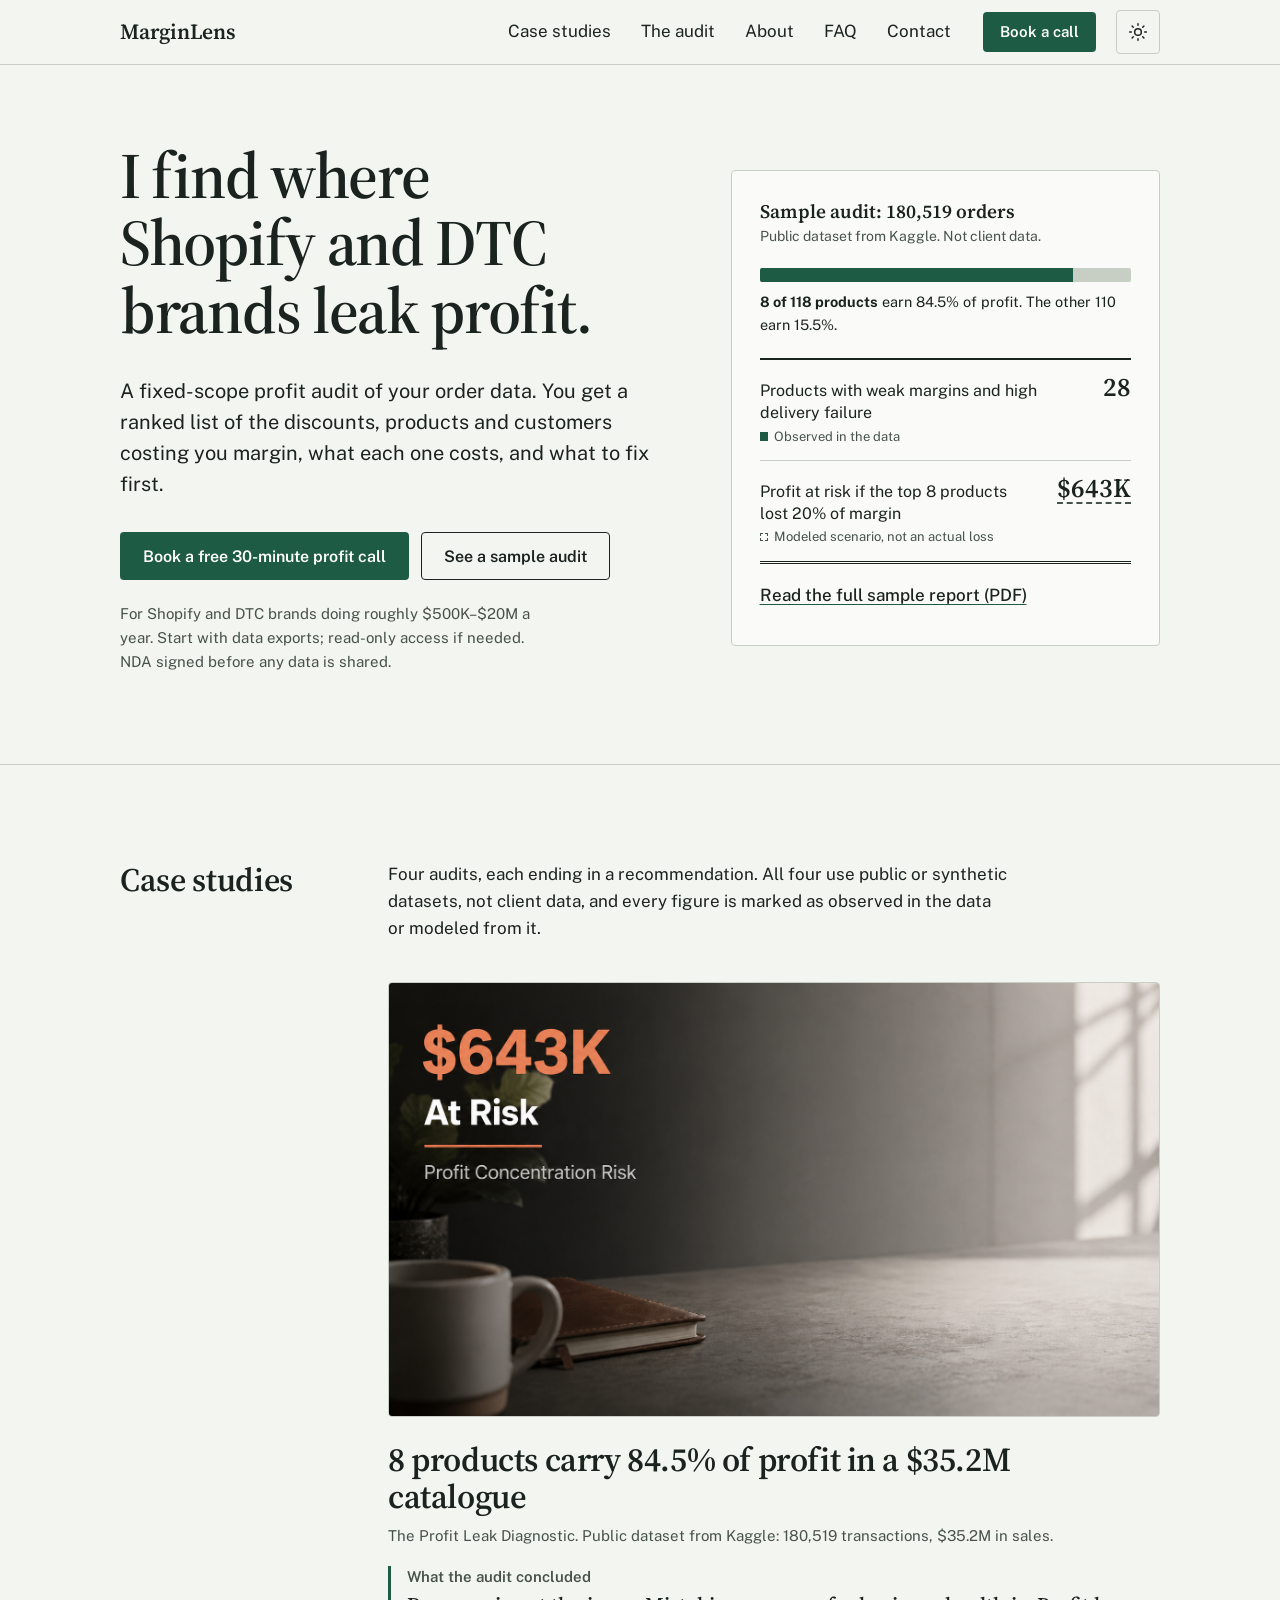
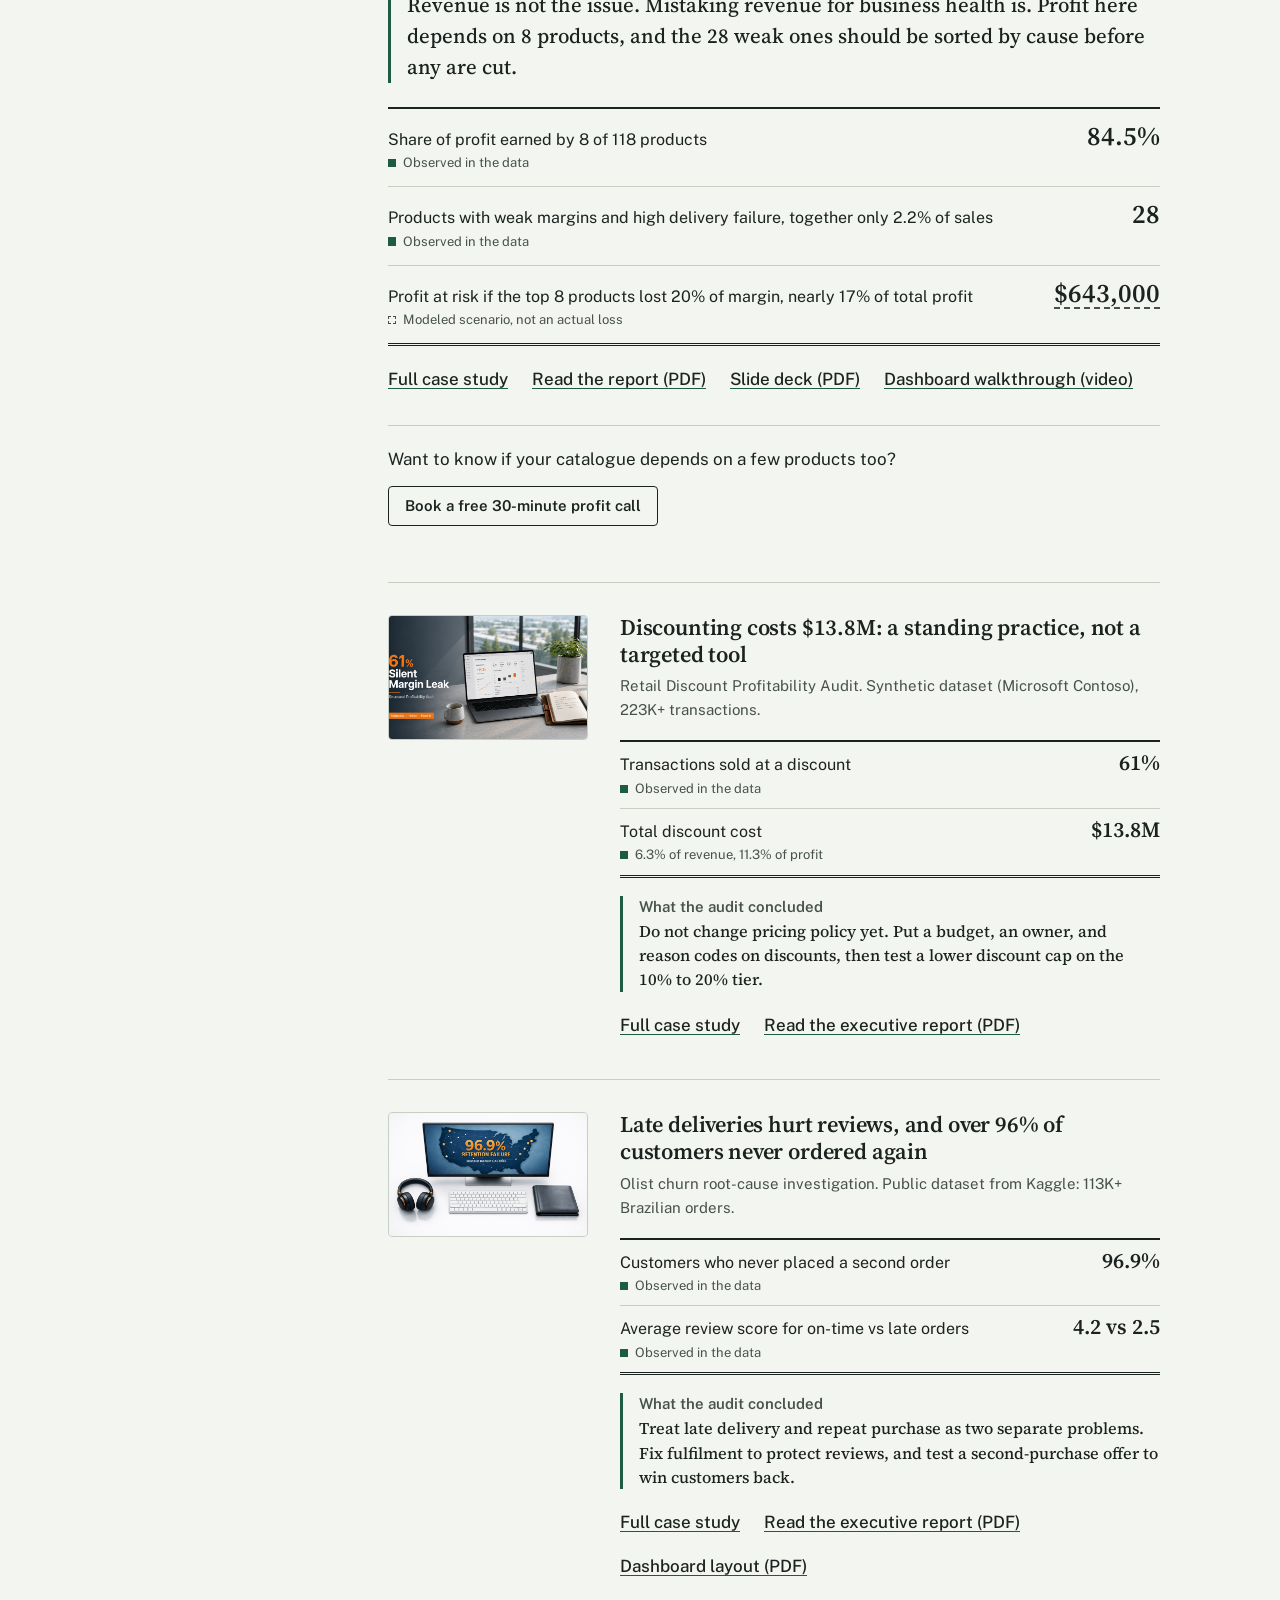
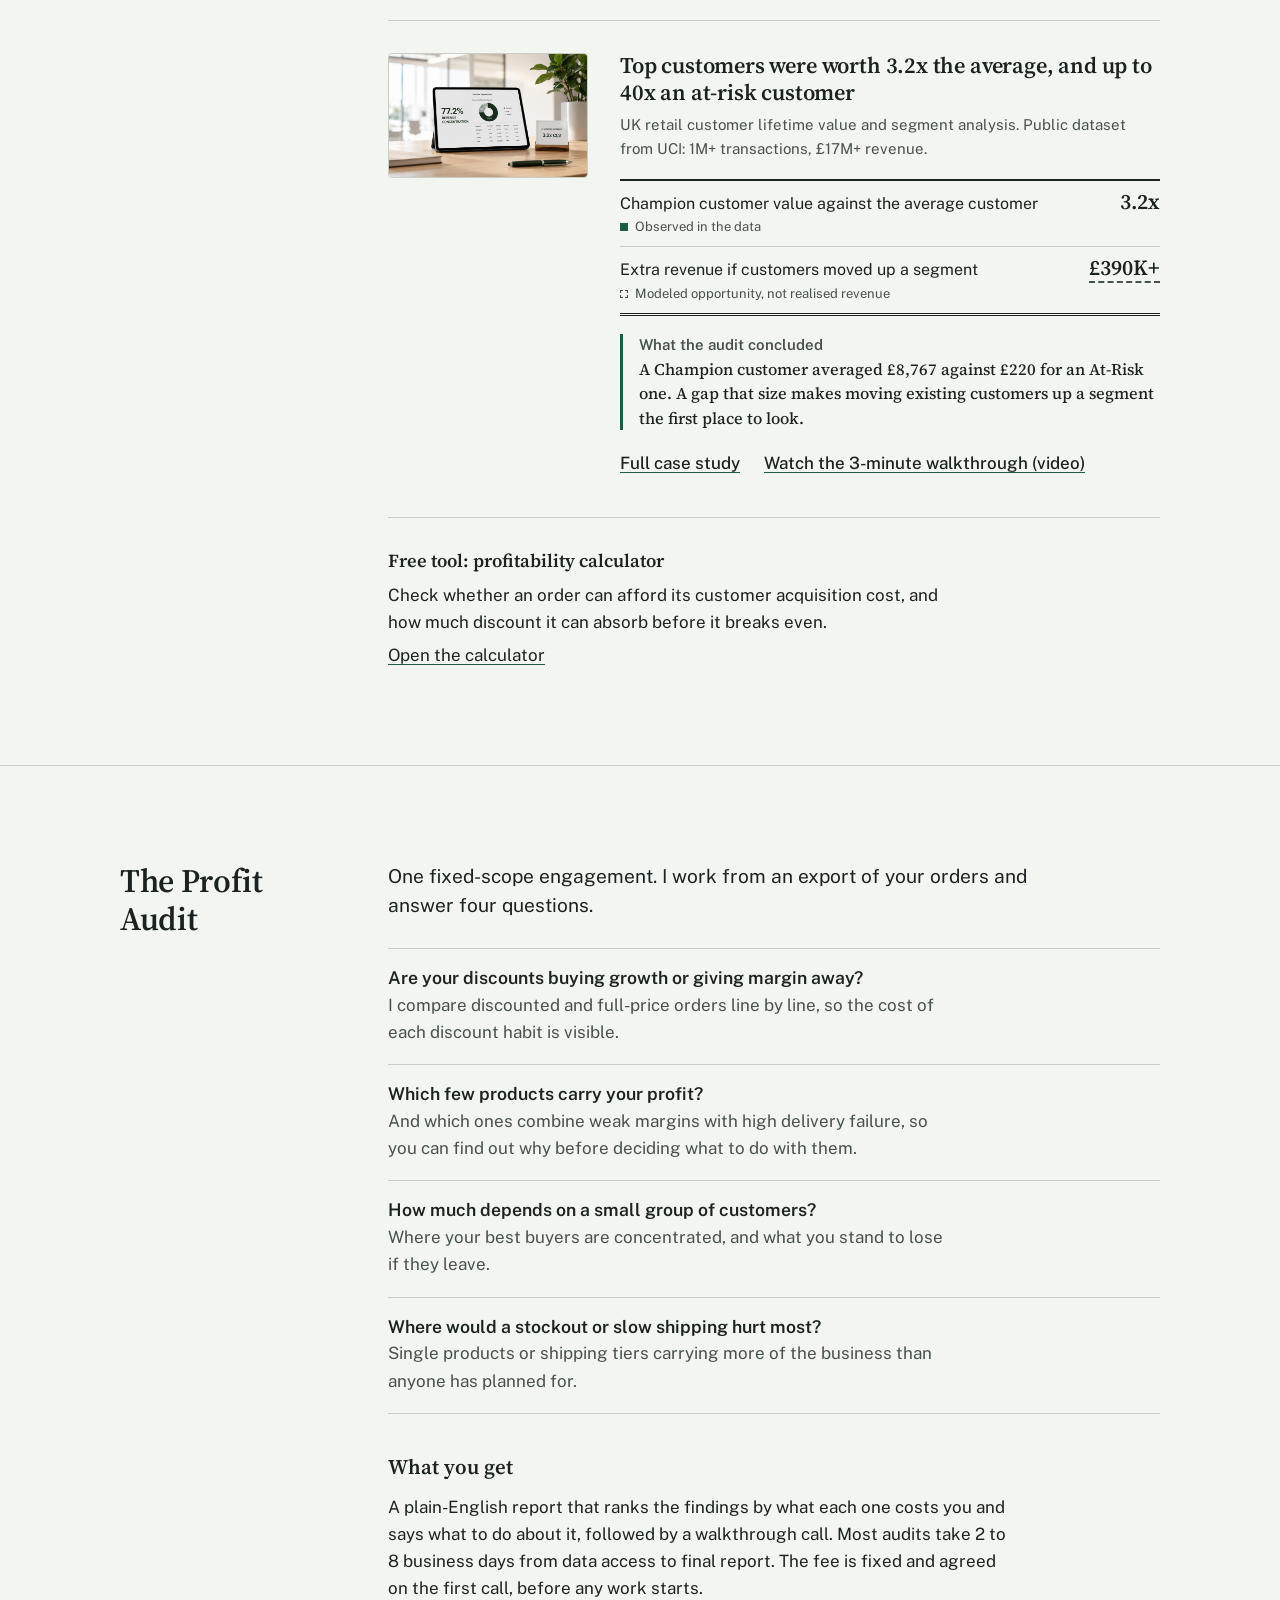
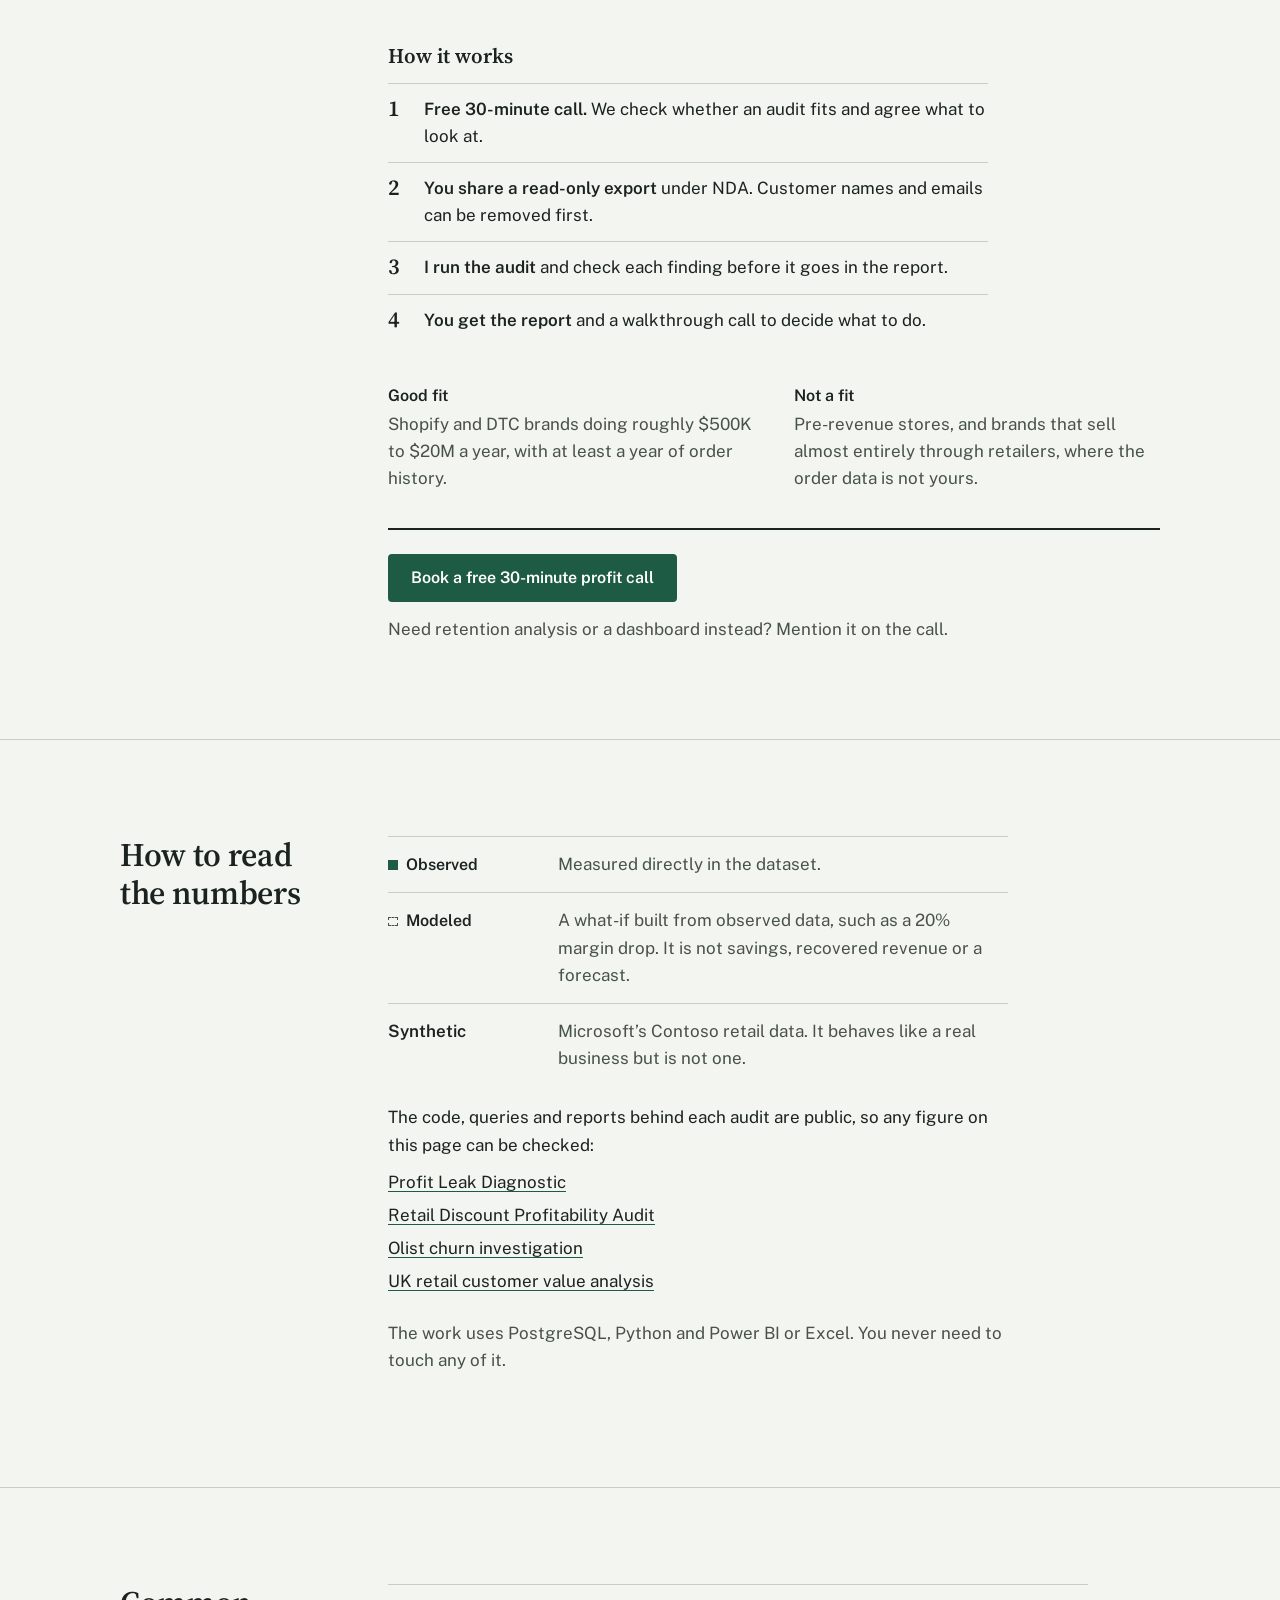
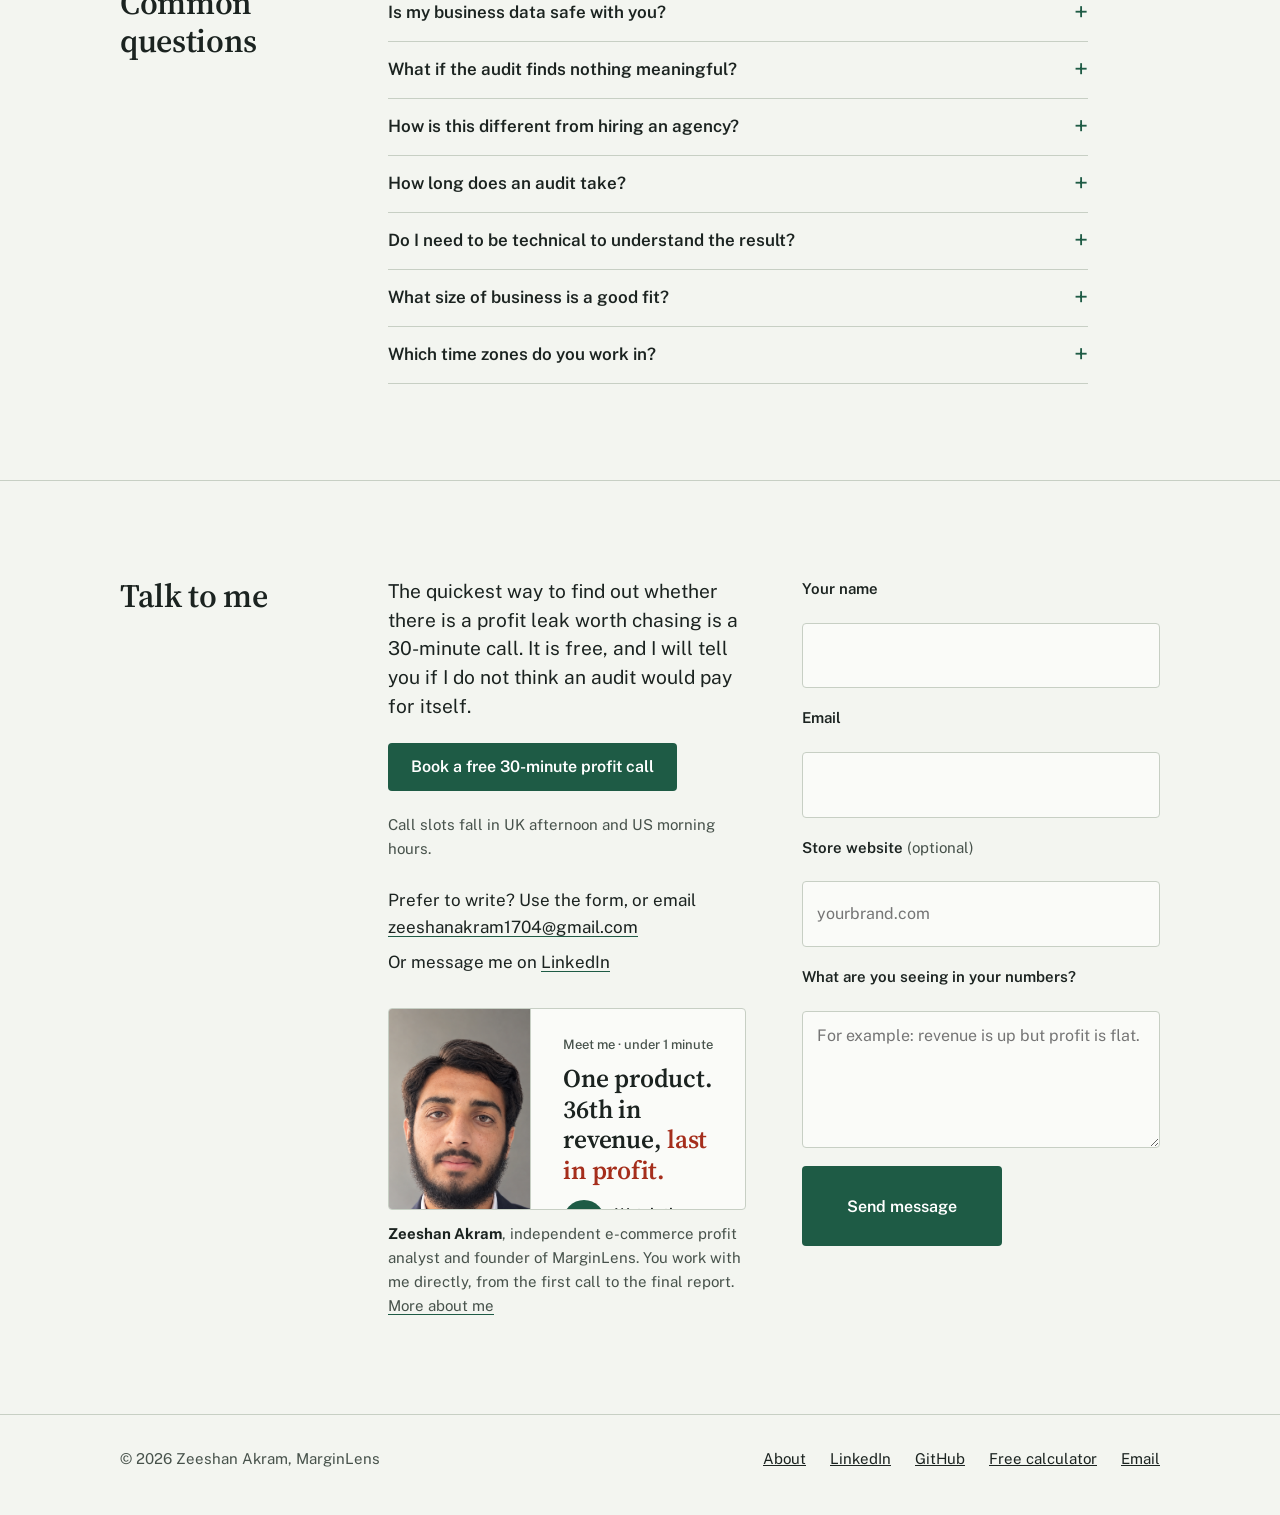
<file: index.html>
<!DOCTYPE html>
<html lang="en" data-theme="light">
<head>
<meta charset="utf-8">
<meta name="viewport" content="width=device-width, initial-scale=1">
<meta name="google-site-verification" content="KiqOvXdudqZ4qB9IKkTtw_0Kvg82ZIx_hcRjn_CfCK8">
<title>Zeeshan Akram | MarginLens | Shopify &amp; DTC Profit Audits</title>
<meta name="description" content="Fixed-scope profit audits for Shopify and DTC brands. I rank the discounts, products and customers costing you margin, and tell you what to fix first.">
<meta name="author" content="Zeeshan Akram">
<meta name="robots" content="index, follow, max-image-preview:large">
<meta name="theme-color" content="#F3F5F0">
<link rel="canonical" href="https://zeeshan-portfolio-swart.vercel.app/">

<meta property="og:type" content="website">
<meta property="og:site_name" content="MarginLens">
<meta property="og:title" content="Zeeshan Akram | MarginLens | Shopify &amp; DTC Profit Audits">
<meta property="og:description" content="I find where Shopify and DTC brands leak profit. A fixed-scope audit of your order data, ranked by what each leak costs you.">
<meta property="og:url" content="https://zeeshan-portfolio-swart.vercel.app/">
<meta property="og:image" content="https://zeeshan-portfolio-swart.vercel.app/assets/images/og-image.jpg">
<meta property="og:image:width" content="1200">
<meta property="og:image:height" content="630">

<link rel="icon" href="./assets/images/favicon.ico">

<script>
/* Apply a saved theme before first paint. Light is the default. */
try{var t=localStorage.getItem('ml-theme');if(t==='dark'||t==='light'){document.documentElement.setAttribute('data-theme',t);}}catch(e){}
</script>

<!-- Google Analytics (both existing measurement IDs preserved) -->
<script async src="https://www.googletagmanager.com/gtag/js?id=G-68RPSGRBEM"></script>
<script>
  window.dataLayer=window.dataLayer||[];
  function gtag(){dataLayer.push(arguments);}
  gtag('js',new Date());gtag('config','G-68RPSGRBEM');
</script>
<script async src="https://www.googletagmanager.com/gtag/js?id=G-8W5T6W15X7"></script>
<script>
  gtag('config','G-8W5T6W15X7');
</script>

<link rel="preconnect" href="https://fonts.googleapis.com">
<link rel="preconnect" href="https://fonts.gstatic.com" crossorigin>
<link href="https://fonts.googleapis.com/css2?family=Public+Sans:wght@400;500;600&family=Source+Serif+4:opsz,wght@8..60,500;8..60,600&display=swap" rel="stylesheet">

<script type="application/ld+json">
{
  "@context": "https://schema.org",
  "@graph": [
    {
      "@type": "ProfessionalService",
      "@id": "https://zeeshan-portfolio-swart.vercel.app/#business",
      "name": "MarginLens",
      "url": "https://zeeshan-portfolio-swart.vercel.app/",
      "description": "Fixed-scope profit audits for Shopify and DTC brands. I rank the discounts, products and customers costing you margin, and tell you what to fix first.",
      "image": "https://zeeshan-portfolio-swart.vercel.app/assets/images/og-image.jpg",
      "email": "zeeshanakram1704@gmail.com",
      "serviceType": "E-commerce profit audit",
      "areaServed": [
        "United Kingdom",
        "United States"
      ],
      "audience": {
        "@type": "BusinessAudience",
        "audienceType": "Shopify and direct-to-consumer e-commerce brands"
      },
      "knowsAbout": [
        "E-commerce profitability analysis",
        "Discount and margin analysis",
        "Product profit concentration",
        "Customer lifetime value",
        "Shopify order data"
      ],
      "founder": {
        "@id": "https://zeeshan-portfolio-swart.vercel.app/about.html#person"
      },
      "sameAs": [
        "https://www.linkedin.com/in/zeeshan-akram-ds/",
        "https://github.com/zeeshan-akram-ds"
      ]
    },
    {
      "@type": "Person",
      "@id": "https://zeeshan-portfolio-swart.vercel.app/about.html#person",
      "name": "Zeeshan Akram",
      "jobTitle": "E-commerce profit analyst",
      "url": "https://zeeshan-portfolio-swart.vercel.app/about.html",
      "image": "https://zeeshan-portfolio-swart.vercel.app/assets/images/hero-image.png",
      "worksFor": {
        "@id": "https://zeeshan-portfolio-swart.vercel.app/#business"
      },
      "sameAs": [
        "https://www.linkedin.com/in/zeeshan-akram-ds/",
        "https://github.com/zeeshan-akram-ds"
      ]
    },
    {
      "@type": "WebSite",
      "@id": "https://zeeshan-portfolio-swart.vercel.app/#website",
      "url": "https://zeeshan-portfolio-swart.vercel.app/",
      "name": "MarginLens",
      "publisher": {
        "@id": "https://zeeshan-portfolio-swart.vercel.app/#business"
      }
    },
    {
      "@type": "FAQPage",
      "mainEntity": [
        {
          "@type": "Question",
          "name": "Is my business data safe with you?",
          "acceptedAnswer": {
            "@type": "Answer",
            "text": "I work from read-only exports or view-only access, never admin access to your store. An NDA is available and signed before any data is shared, and I delete the raw data when the engagement ends unless you ask me to keep it. The analysis does not need customer names or emails, so you can remove them from the export first."
          }
        },
        {
          "@type": "Question",
          "name": "What if the audit finds nothing meaningful?",
          "acceptedAnswer": {
            "@type": "Answer",
            "text": "I would say so plainly in the report and not pad it. The first call exists to check this: if your order history is too thin, or too much of your business runs through retailers, I will tell you before you pay for anything. In all four of my case-study datasets, profit was concentrated in a few products, discounts or customers, because standard dashboards report averages rather than concentration."
          }
        },
        {
          "@type": "Question",
          "name": "How is this different from hiring an agency?",
          "acceptedAnswer": {
            "@type": "Answer",
            "text": "You work directly with me from the first call to the final report, not with an account manager relaying findings from a team you never meet. That means no overhead markup and someone who understands your data rather than running a templated checklist."
          }
        },
        {
          "@type": "Question",
          "name": "How long does an audit take?",
          "acceptedAnswer": {
            "@type": "Answer",
            "text": "Most audits take 2 to 8 business days from data access to final report, depending on data volume and how clean it is. I confirm a specific timeline on the first call."
          }
        },
        {
          "@type": "Question",
          "name": "Do I need to be technical to understand the result?",
          "acceptedAnswer": {
            "@type": "Answer",
            "text": "No. You get a plain-English report and a walkthrough call. The report is a ranked list of findings, what each one costs you, and what to do about it. The technical work stays behind the scenes."
          }
        },
        {
          "@type": "Question",
          "name": "What size of business is a good fit?",
          "acceptedAnswer": {
            "@type": "Answer",
            "text": "Shopify and DTC brands doing roughly $500K to $20M a year. Pre-revenue stores do not have enough order history for the analysis to mean much, and brands that sell almost entirely through retailers do not own the order data an audit needs. Larger retailers usually have an in-house team for this work."
          }
        },
        {
          "@type": "Question",
          "name": "Which time zones do you work in?",
          "acceptedAnswer": {
            "@type": "Answer",
            "text": "I work remotely and hold calls in UK afternoon and US morning hours. Most of the work is asynchronous, so you do not need to be online while I run the audit."
          }
        }
      ]
    }
  ]
}
</script>

<style>
/* ==========================================================
   TOKENS
   Ledger-paper palette: a pale green-grey sheet, green-black ink,
   accounting green for the primary action, red ink for losses.
========================================================== */
:root{
  --paper:#F3F5F0;
  --paper-2:#FAFBF8;
  --ink:#1B2320;
  --ink-2:#47524B;
  --rule:#C7CFC4;
  --green:#1E5B45;
  --green-hover:#154334;
  --on-green:#FFFFFF;
  --red:#A52E1C;
  --serif:"Source Serif 4",Georgia,"Times New Roman",serif;
  --sans:"Public Sans",system-ui,-apple-system,"Segoe UI",Roboto,Arial,sans-serif;
  --radius:4px;
  color-scheme:light;
}
:root[data-theme="dark"]{
  --paper:#101512;
  --paper-2:#171E19;
  --ink:#E9EEE7;
  --ink-2:#A9B5AD;
  --rule:#2D372F;
  --green:#7FD2A8;
  --green-hover:#9BE0BD;
  --on-green:#0C1A12;
  --red:#FF9381;
  color-scheme:dark;
}

/* ==========================================================
   BASE
========================================================== */
*,*::before,*::after{box-sizing:border-box}
html{-webkit-text-size-adjust:100%;scroll-padding-top:76px}
@media (prefers-reduced-motion:no-preference){html{scroll-behavior:smooth}}
body{margin:0;background:var(--paper);color:var(--ink);font:400 1.0625rem/1.6 var(--sans);-webkit-font-smoothing:antialiased;overflow-wrap:break-word}
img{max-width:100%;display:block}
h1,h2,h3{font-family:var(--serif);font-weight:600;font-optical-sizing:auto;color:var(--ink);margin:0}
p{margin:0 0 1em}
ul,ol,dl,dd{margin:0;padding:0}
a{color:inherit}
:focus-visible{outline:3px solid var(--green);outline-offset:3px;border-radius:2px}
.skip{position:absolute;left:12px;top:-60px;background:var(--ink);color:var(--paper);padding:10px 14px;border-radius:var(--radius);z-index:100;text-decoration:none}
.skip:focus{top:12px}
.wrap{width:100%;max-width:1120px;margin-inline:auto;padding-inline:clamp(20px,4vw,40px)}
.muted{color:var(--ink-2)}
.tlink{text-decoration:underline;text-decoration-thickness:1px;text-underline-offset:3px;text-decoration-color:var(--green)}
.tlink:hover{text-decoration-thickness:2px}

/* Buttons */
.btn{display:inline-flex;align-items:center;justify-content:center;min-height:48px;padding:12px 22px;border-radius:var(--radius);font:600 1rem/1.2 var(--sans);text-decoration:none;cursor:pointer;border:1.5px solid transparent;text-align:center}
.btn-primary{background:var(--green);color:var(--on-green)}
.btn-primary:hover{background:var(--green-hover)}
.btn-secondary{background:transparent;color:var(--ink);border-color:var(--ink)}
.btn-secondary:hover{background:var(--paper-2)}
.btn-sm{min-height:40px;padding:8px 16px;font-size:.9375rem}

/* ==========================================================
   HEADER
========================================================== */
.site-header{position:sticky;top:0;z-index:50;background:var(--paper);border-bottom:1px solid var(--rule)}
.bar{display:flex;align-items:center;gap:8px;min-height:64px}
.brand{font:600 1.35rem/1 var(--serif);letter-spacing:-.01em;text-decoration:none;margin-right:auto;padding-block:14px}
.nav{display:none}
.nav ul{list-style:none}
.nav a:not(.btn){text-decoration:none;padding:10px 4px;display:inline-block}
.nav a:not(.btn):hover{text-decoration:underline;text-underline-offset:5px;text-decoration-color:var(--green);text-decoration-thickness:2px}
.nav.open{display:block;position:absolute;left:0;right:0;top:100%;background:var(--paper);border-bottom:1px solid var(--rule);padding:8px clamp(20px,4vw,40px) 20px}
.nav.open li{border-bottom:1px solid var(--rule)}
.nav.open a:not(.btn){display:block;padding:14px 0;font-weight:500}
.nav.open .btn{margin-top:16px;width:100%}
.icon-btn{width:44px;height:44px;display:inline-flex;align-items:center;justify-content:center;background:transparent;color:var(--ink);border:1px solid var(--rule);border-radius:var(--radius);cursor:pointer}
.icon-btn:hover{background:var(--paper-2)}
.icon-btn svg{width:20px;height:20px;fill:none;stroke:currentColor;stroke-width:1.8;stroke-linecap:round;stroke-linejoin:round}
.i-moon{display:none}
:root[data-theme="dark"] .i-sun{display:none}
:root[data-theme="dark"] .i-moon{display:block}
@media (min-width:820px){
  .nav,.nav.open{display:flex;position:static;align-items:center;gap:28px;padding:0;border:0;background:none;margin-right:12px}
  .nav ul{display:flex;gap:22px}
  .nav.open li{border:0}
  .nav.open a:not(.btn){display:inline-block;padding:10px 4px;font-weight:400}
  .nav.open .btn{margin:0;width:auto}
  .menu-btn{display:none}
}

/* ==========================================================
   HERO
========================================================== */
.hero{padding-block:clamp(36px,6vw,80px) clamp(48px,7vw,96px)}
.hero-grid{display:grid;gap:44px;grid-template-columns:minmax(0,1fr)}
@media (min-width:940px){.hero-grid{grid-template-columns:minmax(0,1.12fr) minmax(0,.88fr);gap:64px;align-items:center}}
.hero h1{font-size:clamp(2.4rem,6.4vw,4.05rem);line-height:1.04;letter-spacing:-.02em;max-width:15ch;margin-bottom:.5em}
.hero .lede{font-size:clamp(1.08rem,2vw,1.25rem);line-height:1.55;max-width:36em;margin-bottom:1.6em}
.cta-row{display:flex;flex-wrap:wrap;gap:12px}
.hero-note{margin:22px 0 0;font-size:.9375rem;color:var(--ink-2);max-width:46ch}
@media (max-width:520px){.cta-row .btn{width:100%}}

/* Ledger: the page's recurring device. Figures are tied to a basis. */
.ledger-card{background:var(--paper-2);border:1px solid var(--rule);border-radius:var(--radius);padding:clamp(20px,3vw,28px)}
.ledger-card h2{font-size:1.2rem;line-height:1.25;margin-bottom:2px}
.ledger-src{font-size:.875rem;color:var(--ink-2);margin:0 0 20px}
.split{margin:0 0 22px}
.split-bar{height:14px;background:var(--rule);border-radius:2px;overflow:hidden}
.split-bar span{display:block;height:100%;background:var(--green)}
.split figcaption{font-size:.9rem;margin-top:8px}
.ledger{list-style:none;border-top:2px solid var(--ink)}
.ledger li{display:grid;grid-template-columns:minmax(0,1fr) auto;gap:4px 20px;align-items:baseline;padding:14px 0;border-bottom:1px solid var(--rule)}
.ledger li:last-child{border-bottom:3px double var(--ink)}
.ledger .what{font-size:1rem;line-height:1.4}
.basis{display:block;font-size:.8125rem;color:var(--ink-2);margin-top:3px}
.basis::before{content:"";display:inline-block;width:.62em;height:.62em;margin-right:.5em;background:var(--green)}
.basis.modeled::before{background:transparent;border:1.5px dashed var(--ink-2)}
.fig{font:600 1.65rem/1 var(--serif);font-variant-numeric:lining-nums tabular-nums;text-align:right;white-space:nowrap}
.fig.neg{color:var(--red)}
.fig.modeled{text-decoration:underline dashed;text-decoration-thickness:1.5px;text-underline-offset:6px;text-decoration-color:var(--ink-2)}
.ledger-card .tlink{display:inline-block;margin-top:10px;padding-block:8px;font-weight:500}

/* ==========================================================
   SECTIONS
========================================================== */
.section{border-top:1px solid var(--rule);padding-block:clamp(52px,8vw,96px)}
.section-grid{display:grid;gap:26px 48px;grid-template-columns:minmax(0,1fr)}
@media (min-width:900px){.section-grid{grid-template-columns:220px minmax(0,1fr)}}
.section h2{font-size:clamp(1.55rem,2.7vw,2.05rem);line-height:1.15;letter-spacing:-.01em}
.section-body{min-width:0}
.prose{max-width:62ch}
.prose p:last-child{margin-bottom:0}

/* Case studies */
.cs-intro{max-width:62ch;margin-bottom:40px}
.flagship{margin-bottom:56px}
.flagship-media{margin-bottom:24px}
.flagship-media img{width:100%;aspect-ratio:16/9;object-fit:cover;border:1px solid var(--rule);border-radius:var(--radius)}
.flagship h3{font-size:clamp(1.5rem,3vw,2.1rem);line-height:1.12;letter-spacing:-.012em;margin-bottom:8px;max-width:22em}
.case-meta{font-size:.9375rem;color:var(--ink-2);margin-bottom:18px}
.conclusion{font:500 clamp(1.12rem,2vw,1.3rem)/1.5 var(--serif);max-width:38em;margin-bottom:24px;padding-left:16px;border-left:3px solid var(--green)}
.conclusion strong{display:block;font:600 .9375rem/1.4 var(--sans);color:var(--ink-2);margin-bottom:2px}
.case-links{display:flex;flex-wrap:wrap;gap:0 24px;margin:12px 0 0;font-weight:500}
.case-links a{display:inline-block;padding-block:8px}
.flagship .cta-inline{margin-top:24px;padding-top:20px;border-top:1px solid var(--rule);display:flex;flex-wrap:wrap;align-items:center;gap:12px 20px}
.flagship .cta-inline p{margin:0;max-width:34em}
.case{display:grid;gap:20px;padding-block:32px;border-top:1px solid var(--rule)}
@media (min-width:720px){.case{grid-template-columns:200px minmax(0,1fr);gap:32px}}
.case-media{display:none}
@media (min-width:720px){.case-media{display:block}}
.case-media img{width:100%;aspect-ratio:16/10;object-fit:cover;border:1px solid var(--rule);border-radius:var(--radius)}
.case h3{font-size:1.4rem;line-height:1.2;letter-spacing:-.008em;margin-bottom:6px}
.case .conclusion{font-size:1.02rem;margin-bottom:0}
.case .ledger{margin:16px 0 18px;max-width:34em}
.case .ledger li{padding:10px 0}
.case .fig{font-size:1.35rem}
.tool-row{border-top:1px solid var(--rule);padding-top:28px;display:grid;gap:6px}
.tool-row h3{font-size:1.15rem}
.tool-row p{margin:0;max-width:56ch}

/* Audit */
.audit-lede{font-size:1.2rem;line-height:1.5;max-width:34em;margin-bottom:28px}
.checks{list-style:none;margin-bottom:40px}
.checks li{padding:18px 0;border-top:1px solid var(--rule);display:grid;gap:2px}
.checks li:last-child{border-bottom:1px solid var(--rule)}
.checks h3{font:600 1.1rem/1.3 var(--sans)}
.checks p{margin:0;color:var(--ink-2);max-width:56ch}
.sub{font-size:1.3rem;line-height:1.25;margin:0 0 14px}
.steps{list-style:none;counter-reset:step;margin-bottom:40px;max-width:60ch}
.steps li{counter-increment:step;display:grid;grid-template-columns:36px minmax(0,1fr);padding:12px 0;border-top:1px solid var(--rule)}
.steps li::before{content:counter(step);font:600 1.4rem/1.2 var(--serif);font-variant-numeric:lining-nums}
.steps strong{font-weight:600}
.fit{display:grid;gap:16px 40px;margin-bottom:36px}
@media (min-width:760px){.fit{grid-template-columns:1fr 1fr}}
.fit h3{font:600 1rem/1.3 var(--sans);margin-bottom:4px}
.fit p{margin:0;color:var(--ink-2)}
.audit-cta{padding-top:24px;border-top:2px solid var(--ink);display:flex;flex-wrap:wrap;align-items:center;gap:14px 24px}
.audit-cta p{margin:0;color:var(--ink-2);max-width:36em}

/* Method */
.legend{display:grid;gap:14px;margin-bottom:32px;max-width:62ch}
.legend div{display:grid;grid-template-columns:150px minmax(0,1fr);gap:4px 20px;padding-top:14px;border-top:1px solid var(--rule)}
.legend dt{font-weight:600}
.legend dd{color:var(--ink-2)}
.legend dt .basis{display:inline;margin:0;font-size:1rem;color:var(--ink)}
@media (max-width:560px){.legend div{grid-template-columns:1fr}}
.repos{list-style:none;display:grid;gap:6px;margin:10px 0 24px}

/* FAQ */
.faq{max-width:70ch}
.faq details{border-top:1px solid var(--rule)}
.faq details:last-child{border-bottom:1px solid var(--rule)}
.faq summary{cursor:pointer;list-style:none;display:flex;justify-content:space-between;align-items:center;gap:20px;min-height:56px;padding:14px 0;font-weight:600}
.faq summary::-webkit-details-marker{display:none}
.faq summary::after{content:"+";font:400 1.6rem/1 var(--sans);color:var(--green);flex-shrink:0}
.faq details[open] summary::after{content:"\2212"}
.faq .answer{padding:0 0 20px;max-width:60ch;color:var(--ink-2)}
.faq .answer p{margin:0}

/* Contact */
.contact-grid{display:grid;gap:44px;grid-template-columns:minmax(0,1fr)}
@media (min-width:1000px){.contact-grid{grid-template-columns:minmax(0,1fr) minmax(0,1fr);gap:56px}}
.contact-lede{font-size:1.2rem;line-height:1.5;margin-bottom:22px;max-width:30em}
.contact-ways{list-style:none;display:grid;gap:8px;margin:26px 0 32px}
.contact-ways li{overflow-wrap:anywhere}
.who{display:flex;gap:16px;align-items:center;padding-top:24px;border-top:1px solid var(--rule)}
.who img{width:72px;height:72px;border-radius:var(--radius);object-fit:cover;object-position:center top;flex-shrink:0;border:1px solid var(--rule)}
.who p{margin:0;font-size:.9375rem;color:var(--ink-2)}
.who strong{color:var(--ink)}
form{display:grid;gap:18px}
.field{display:grid;gap:6px}
label{font-weight:600;font-size:.9375rem}
.opt{font-weight:400;color:var(--ink-2)}
input[type=text],input[type=email],textarea{width:100%;font:400 1rem/1.5 var(--sans);color:var(--ink);background:var(--paper-2);border:1.5px solid var(--rule);border-radius:var(--radius);padding:12px 14px;min-height:48px}
textarea{resize:vertical;min-height:120px}
input:focus-visible,textarea:focus-visible{outline:3px solid var(--green);outline-offset:1px;border-color:var(--green)}
.hp{position:absolute;left:-9999px;width:1px;height:1px;opacity:0}
.form-status{margin:0;min-height:1.5em;font-size:.9375rem}
.form-status.ok{color:var(--green)}
.form-status.err{color:var(--red)}
form .btn{justify-self:start;min-width:200px}

/* Footer */
.site-footer{border-top:1px solid var(--rule);padding-block:32px 44px;font-size:.9375rem;color:var(--ink-2)}
.foot{display:flex;flex-wrap:wrap;justify-content:space-between;gap:16px 32px}
.foot p{margin:0}
.foot ul{list-style:none;display:flex;flex-wrap:wrap;gap:8px 24px}
.foot a{color:var(--ink)}

/* ==========================================================
   INTRO VIDEO (poster first; YouTube loads only on click)
========================================================== */
.intro{margin:28px 0 0}
.intro-frame{position:relative;aspect-ratio:16/9;border:1px solid var(--rule);border-radius:var(--radius);overflow:hidden;background:var(--paper-2)}
.intro-poster{position:absolute;inset:0;display:grid;grid-template-columns:minmax(0,2fr) minmax(0,3fr);color:var(--ink);text-decoration:none}
.intro-poster img{width:100%;height:100%;object-fit:cover;object-position:center top;border-right:1px solid var(--rule)}
.intro-copy{display:flex;flex-direction:column;justify-content:center;gap:10px;padding:clamp(12px,3vw,28px) clamp(12px,3vw,28px) clamp(12px,3vw,28px) clamp(14px,3.2vw,32px)}
.intro-kicker{font:500 .8125rem/1.2 var(--sans);color:var(--ink-2)}
.intro-line{font:600 clamp(1rem,2.5vw,1.6rem)/1.2 var(--serif);letter-spacing:-.01em}
.intro-line .loss{color:var(--red)}
.intro-go{display:inline-flex;align-items:center;gap:10px;margin-top:4px;font:600 .9375rem/1 var(--sans)}
.intro-icon{width:42px;height:42px;border-radius:50%;background:var(--green);color:var(--on-green);display:inline-flex;align-items:center;justify-content:center;flex-shrink:0}
.intro-icon svg{width:15px;height:15px;fill:currentColor;margin-left:2px}
.intro-poster:hover .intro-icon{background:var(--green-hover)}
.intro-frame iframe{position:absolute;inset:0;width:100%;height:100%;border:0}
.intro-note{margin:12px 0 0;font-size:.9375rem;color:var(--ink-2)}
.intro-note strong{color:var(--ink)}
@media (max-width:480px){.intro-poster{grid-template-columns:minmax(0,1fr) minmax(0,1.7fr)}.intro-go span:last-child{display:none}.intro-copy{gap:6px}}
</style>
</head>

<body>
<a class="skip" href="#main">Skip to content</a>

<header class="site-header">
  <div class="wrap bar">
    <a class="brand" href="#top" aria-label="MarginLens, back to top">MarginLens</a>
    <nav class="nav" id="site-nav" aria-label="Primary">
      <ul>
        <li><a href="#case-studies">Case studies</a></li>
        <li><a href="#audit">The audit</a></li>
        <li><a href="./about.html">About</a></li>
        <li><a href="#faq">FAQ</a></li>
        <li><a href="#contact">Contact</a></li>
      </ul>
      <a class="btn btn-primary btn-sm" href="https://calendly.com/zeeshanakram/data-diagnostic" target="_blank" rel="noopener noreferrer" data-cta="nav">Book a call</a>
    </nav>
    <button class="icon-btn" id="theme-toggle" type="button" aria-label="Switch to dark theme">
      <svg class="i-sun" viewBox="0 0 24 24" aria-hidden="true"><circle cx="12" cy="12" r="4"/><path d="M12 2v2M12 20v2M4.9 4.9l1.4 1.4M17.7 17.7l1.4 1.4M2 12h2M20 12h2M4.9 19.1l1.4-1.4M17.7 6.3l1.4-1.4"/></svg>
      <svg class="i-moon" viewBox="0 0 24 24" aria-hidden="true"><path d="M21 12.8A9 9 0 1 1 11.2 3a7 7 0 0 0 9.8 9.8z"/></svg>
    </button>
    <button class="icon-btn menu-btn" id="menu-btn" type="button" aria-expanded="false" aria-controls="site-nav" aria-label="Open menu">
      <svg viewBox="0 0 24 24" aria-hidden="true"><path d="M4 7h16M4 12h16M4 17h16"/></svg>
    </button>
  </div>
</header>

<main id="main">

<!-- HERO -->
<section class="hero" id="top">
  <div class="wrap hero-grid">
    <div>
      <h1>I find where Shopify and DTC brands leak profit.</h1>
      <p class="lede">A fixed-scope profit audit of your order data. You get a ranked list of the discounts, products and customers costing you margin, what each one costs, and what to fix first.</p>
      <div class="cta-row">
        <a class="btn btn-primary" href="https://calendly.com/zeeshanakram/data-diagnostic" target="_blank" rel="noopener noreferrer" data-cta="hero">Book a free 30-minute profit call</a>
        <a class="btn btn-secondary" href="#case-studies">See a sample audit</a>
      </div>
      <p class="hero-note">For Shopify and DTC brands doing roughly $500K–$20M a year. Start with data exports; read-only access if needed. NDA signed before any data is shared.</p>
    </div>

    <aside class="ledger-card" aria-labelledby="sample-title">
      <h2 id="sample-title">Sample audit: 180,519 orders</h2>
      <p class="ledger-src">Public dataset from Kaggle. Not client data.</p>
      <figure class="split">
        <div class="split-bar" role="img" aria-label="8 of 118 products earn 84.5 percent of profit. The other 110 earn 15.5 percent."><span style="width:84.5%"></span></div>
        <figcaption><strong>8 of 118 products</strong> earn 84.5% of profit. The other 110 earn 15.5%.</figcaption>
      </figure>
      <ul class="ledger">
        <li>
          <span class="what">Products with weak margins and high delivery failure<span class="basis">Observed in the data</span></span>
          <span class="fig">28</span>
        </li>
        <li>
          <span class="what">Profit at risk if the top 8 products lost 20% of margin<span class="basis modeled">Modeled scenario, not an actual loss</span></span>
          <span class="fig modeled">$643K</span>
        </li>
      </ul>
      <a class="tlink" href="https://drive.google.com/file/d/16j2GDPuZ-GmiIB8uVDfQttr2TUG2-hDv/view?usp=sharing" target="_blank" rel="noopener noreferrer">Read the full sample report (PDF)</a>
    </aside>
  </div>
</section>

<!-- CASE STUDIES -->
<section class="section" id="case-studies" aria-labelledby="cs-title">
  <div class="wrap section-grid">
    <h2 id="cs-title">Case studies</h2>
    <div class="section-body">
      <p class="cs-intro">Four audits, each ending in a recommendation. All four use public or synthetic datasets, not client data, and every figure is marked as observed in the data or modeled from it.</p>

      <article class="flagship">
        <div class="flagship-media">
          <img src="./assets/images/project_7.png" alt="Power BI dashboard from the Profit Leak Diagnostic showing profit by product, shipping reliability and margin risk" loading="lazy" decoding="async">
        </div>
        <h3>8 products carry 84.5% of profit in a $35.2M catalogue</h3>
        <p class="case-meta">The Profit Leak Diagnostic. Public dataset from Kaggle: 180,519 transactions, $35.2M in sales.</p>
        <p class="conclusion"><strong>What the audit concluded</strong>Revenue is not the issue. Mistaking revenue for business health is. Profit here depends on 8 products, and the 28 weak ones should be sorted by cause before any are cut.</p>
        <ul class="ledger">
          <li>
            <span class="what">Share of profit earned by 8 of 118 products<span class="basis">Observed in the data</span></span>
            <span class="fig">84.5%</span>
          </li>
          <li>
            <span class="what">Products with weak margins and high delivery failure, together only 2.2% of sales<span class="basis">Observed in the data</span></span>
            <span class="fig">28</span>
          </li>
          <li>
            <span class="what">Profit at risk if the top 8 products lost 20% of margin, nearly 17% of total profit<span class="basis modeled">Modeled scenario, not an actual loss</span></span>
            <span class="fig modeled">$643,000</span>
          </li>
        </ul>
        <p class="case-links">
          <a class="tlink" href="./case-studies/product-profit-concentration.html">Full case study</a>
          <a class="tlink" href="https://drive.google.com/file/d/16j2GDPuZ-GmiIB8uVDfQttr2TUG2-hDv/view" target="_blank" rel="noopener noreferrer">Read the report (PDF)</a>
          <a class="tlink" href="https://drive.google.com/file/d/1KCQWaO9x668hKocEz7iH3yHL77kNJ1hv/view?usp=sharing" target="_blank" rel="noopener noreferrer">Slide deck (PDF)</a>
          <a class="tlink" href="https://youtu.be/BtNOyrPLW7o" target="_blank" rel="noopener noreferrer">Dashboard walkthrough (video)</a>
        </p>
        <div class="cta-inline">
          <p>Want to know if your catalogue depends on a few products too?</p>
          <a class="btn btn-secondary btn-sm" href="https://calendly.com/zeeshanakram/data-diagnostic" target="_blank" rel="noopener noreferrer" data-cta="flagship">Book a free 30-minute profit call</a>
        </div>
      </article>

      <article class="case">
        <div class="case-media">
          <img src="./assets/images/project_6.png" alt="Dashboard from the Retail Discount Profitability Audit comparing discounted and full-price profit" loading="lazy" decoding="async">
        </div>
        <div>
          <h3>Discounting costs $13.8M: a standing practice, not a targeted tool</h3>
          <p class="case-meta">Retail Discount Profitability Audit. Synthetic dataset (Microsoft Contoso), 223K+ transactions.</p>
          <ul class="ledger">
            <li><span class="what">Transactions sold at a discount<span class="basis">Observed in the data</span></span><span class="fig">61%</span></li>
            <li><span class="what">Total discount cost<span class="basis">6.3% of revenue, 11.3% of profit</span></span><span class="fig">$13.8M</span></li>
          </ul>
          <p class="conclusion"><strong>What the audit concluded</strong>Do not change pricing policy yet. Put a budget, an owner, and reason codes on discounts, then test a lower discount cap on the 10% to 20% tier.</p>
          <p class="case-links">
            <a class="tlink" href="./case-studies/discount-profitability.html">Full case study</a>
            <a class="tlink" href="https://drive.google.com/file/d/1GW9LDasva1gpNqN_cuVRF_R0dygmD-s9/view?usp=sharing" target="_blank" rel="noopener noreferrer">Read the executive report (PDF)</a>
          </p>
        </div>
      </article>

      <article class="case">
        <div class="case-media">
          <img src="./assets/images/olist_churn_diagnosis.png" alt="Charts from the Olist churn investigation linking late delivery to low reviews and no repeat purchase" loading="lazy" decoding="async">
        </div>
        <div>
          <h3>Late deliveries hurt reviews, and over 96% of customers never ordered again</h3>
          <p class="case-meta">Olist churn root-cause investigation. Public dataset from Kaggle: 113K+ Brazilian orders.</p>
          <ul class="ledger">
            <li><span class="what">Customers who never placed a second order<span class="basis">Observed in the data</span></span><span class="fig">96.9%</span></li>
            <li><span class="what">Average review score for on-time vs late orders<span class="basis">Observed in the data</span></span><span class="fig">4.2 vs 2.5</span></li>
          </ul>
          <p class="conclusion"><strong>What the audit concluded</strong>Treat late delivery and repeat purchase as two separate problems. Fix fulfilment to protect reviews, and test a second-purchase offer to win customers back.</p>
          <p class="case-links">
            <a class="tlink" href="./case-studies/delivery-risk-churn.html">Full case study</a>
            <a class="tlink" href="https://drive.google.com/file/d/1-P2zMYFIMBRqG1QQpBZD-xIuOoKKe7XJ/view?usp=sharing" target="_blank" rel="noopener noreferrer">Read the executive report (PDF)</a>
            <a class="tlink" href="https://github.com/zeeshan-akram-ds/Olist-ECommerce-Analysis/blob/master/powerbi_dashboard/report/Olist_E-Commerce_Dashboard.pdf" target="_blank" rel="noopener noreferrer">Dashboard layout (PDF)</a>
          </p>
        </div>
      </article>

      <article class="case">
        <div class="case-media">
          <img src="./assets/images/dashboard_interface.png" alt="Excel and Power Pivot dashboard segmenting UK retail customers by lifetime value" loading="lazy" decoding="async">
        </div>
        <div>
          <h3>Top customers were worth 3.2x the average, and up to 40x an at-risk customer</h3>
          <p class="case-meta">UK retail customer lifetime value and segment analysis. Public dataset from UCI: 1M+ transactions, £17M+ revenue.</p>
          <ul class="ledger">
            <li><span class="what">Champion customer value against the average customer<span class="basis">Observed in the data</span></span><span class="fig">3.2x</span></li>
            <li><span class="what">Extra revenue if customers moved up a segment<span class="basis modeled">Modeled opportunity, not realised revenue</span></span><span class="fig modeled">£390K+</span></li>
          </ul>
          <p class="conclusion"><strong>What the audit concluded</strong>A Champion customer averaged £8,767 against £220 for an At-Risk one. A gap that size makes moving existing customers up a segment the first place to look.</p>
          <p class="case-links">
            <a class="tlink" href="./case-studies/customer-lifetime-value.html">Full case study</a>
            <a class="tlink" href="https://youtu.be/jlOkndlBRUw" target="_blank" rel="noopener noreferrer">Watch the 3-minute walkthrough (video)</a>
          </p>
        </div>
      </article>

      <div class="tool-row">
        <h3>Free tool: profitability calculator</h3>
        <p>Check whether an order can afford its customer acquisition cost, and how much discount it can absorb before it breaks even.</p>
        <p><a class="tlink" href="./tools/profit-calculator.html">Open the calculator</a></p>
      </div>
    </div>
  </div>
</section>

<!-- THE AUDIT -->
<section class="section" id="audit" aria-labelledby="audit-title">
  <div class="wrap section-grid">
    <h2 id="audit-title">The Profit Audit</h2>
    <div class="section-body">
      <p class="audit-lede">One fixed-scope engagement. I work from an export of your orders and answer four questions.</p>

      <ul class="checks">
        <li><h3>Are your discounts buying growth or giving margin away?</h3><p>I compare discounted and full-price orders line by line, so the cost of each discount habit is visible.</p></li>
        <li><h3>Which few products carry your profit?</h3><p>And which ones combine weak margins with high delivery failure, so you can find out why before deciding what to do with them.</p></li>
        <li><h3>How much depends on a small group of customers?</h3><p>Where your best buyers are concentrated, and what you stand to lose if they leave.</p></li>
        <li><h3>Where would a stockout or slow shipping hurt most?</h3><p>Single products or shipping tiers carrying more of the business than anyone has planned for.</p></li>
      </ul>

      <h3 class="sub">What you get</h3>
      <div class="prose" style="margin-bottom:40px">
        <p>A plain-English report that ranks the findings by what each one costs you and says what to do about it, followed by a walkthrough call. Most audits take 2 to 8 business days from data access to final report. The fee is fixed and agreed on the first call, before any work starts.</p>
      </div>

      <h3 class="sub">How it works</h3>
      <ol class="steps">
        <li><span><strong>Free 30-minute call.</strong> We check whether an audit fits and agree what to look at.</span></li>
        <li><span><strong>You share a read-only export</strong> under NDA. Customer names and emails can be removed first.</span></li>
        <li><span><strong>I run the audit</strong> and check each finding before it goes in the report.</span></li>
        <li><span><strong>You get the report</strong> and a walkthrough call to decide what to do.</span></li>
      </ol>

      <div class="fit">
        <div><h3>Good fit</h3><p>Shopify and DTC brands doing roughly $500K to $20M a year, with at least a year of order history.</p></div>
        <div><h3>Not a fit</h3><p>Pre-revenue stores, and brands that sell almost entirely through retailers, where the order data is not yours.</p></div>
      </div>

      <div class="audit-cta">
        <a class="btn btn-primary" href="https://calendly.com/zeeshanakram/data-diagnostic" target="_blank" rel="noopener noreferrer" data-cta="audit">Book a free 30-minute profit call</a>
        <p>Need retention analysis or a dashboard instead? Mention it on the call.</p>
      </div>
    </div>
  </div>
</section>

<!-- METHODOLOGY -->
<section class="section" id="method" aria-labelledby="method-title">
  <div class="wrap section-grid">
    <h2 id="method-title">How to read the numbers</h2>
    <div class="section-body">
      <dl class="legend">
        <div><dt><span class="basis">Observed</span></dt><dd>Measured directly in the dataset.</dd></div>
        <div><dt><span class="basis modeled">Modeled</span></dt><dd>A what-if built from observed data, such as a 20% margin drop. It is not savings, recovered revenue or a forecast.</dd></div>
        <div><dt>Synthetic</dt><dd>Microsoft&rsquo;s Contoso retail data. It behaves like a real business but is not one.</dd></div>
      </dl>
      <div class="prose">
        <p>The code, queries and reports behind each audit are public, so any figure on this page can be checked:</p>
      </div>
      <ul class="repos">
        <li><a class="tlink" href="https://github.com/zeeshan-akram-ds/ecommerce-revenue-illusion-audit" target="_blank" rel="noopener noreferrer">Profit Leak Diagnostic</a></li>
        <li><a class="tlink" href="https://github.com/zeeshan-akram-ds/retail-discount-profitability-audit" target="_blank" rel="noopener noreferrer">Retail Discount Profitability Audit</a></li>
        <li><a class="tlink" href="https://github.com/zeeshan-akram-ds/Olist-ECommerce-Analysis" target="_blank" rel="noopener noreferrer">Olist churn investigation</a></li>
        <li><a class="tlink" href="https://github.com/zeeshan-akram-ds/excel-clv-churn-analysis" target="_blank" rel="noopener noreferrer">UK retail customer value analysis</a></li>
      </ul>
      <p class="muted prose">The work uses PostgreSQL, Python and Power BI or Excel. You never need to touch any of it.</p>
    </div>
  </div>
</section>

<!-- FAQ -->
<section class="section" id="faq" aria-labelledby="faq-title">
  <div class="wrap section-grid">
    <h2 id="faq-title">Common questions</h2>
    <div class="section-body faq">
      <details>
        <summary>Is my business data safe with you?</summary>
        <div class="answer"><p>I work from read-only exports or view-only access, never admin access to your store. An NDA is available and signed before any data is shared, and I delete the raw data when the engagement ends unless you ask me to keep it. The analysis does not need customer names or emails, so you can remove them from the export first.</p></div>
      </details>
      <details>
        <summary>What if the audit finds nothing meaningful?</summary>
        <div class="answer"><p>I would say so plainly in the report and not pad it. The first call exists to check this: if your order history is too thin, or too much of your business runs through retailers, I will tell you before you pay for anything. In all four of my case-study datasets, profit was concentrated in a few products, discounts or customers, because standard dashboards report averages rather than concentration.</p></div>
      </details>
      <details>
        <summary>How is this different from hiring an agency?</summary>
        <div class="answer"><p>You work directly with me from the first call to the final report, not with an account manager relaying findings from a team you never meet. That means no overhead markup and someone who understands your data rather than running a templated checklist.</p></div>
      </details>
      <details>
        <summary>How long does an audit take?</summary>
        <div class="answer"><p>Most audits take 2 to 8 business days from data access to final report, depending on data volume and how clean it is. I confirm a specific timeline on the first call.</p></div>
      </details>
      <details>
        <summary>Do I need to be technical to understand the result?</summary>
        <div class="answer"><p>No. You get a plain-English report and a walkthrough call. The report is a ranked list of findings, what each one costs you, and what to do about it. The technical work stays behind the scenes.</p></div>
      </details>
      <details>
        <summary>What size of business is a good fit?</summary>
        <div class="answer"><p>Shopify and DTC brands doing roughly $500K to $20M a year. Pre-revenue stores do not have enough order history for the analysis to mean much, and brands that sell almost entirely through retailers do not own the order data an audit needs. Larger retailers usually have an in-house team for this work.</p></div>
      </details>
      <details>
        <summary>Which time zones do you work in?</summary>
        <div class="answer"><p>I work remotely and hold calls in UK afternoon and US morning hours. Most of the work is asynchronous, so you do not need to be online while I run the audit.</p></div>
      </details>
    </div>
  </div>
</section>

<!-- CONTACT -->
<section class="section" id="contact" aria-labelledby="contact-title">
  <div class="wrap section-grid">
    <h2 id="contact-title">Talk to me</h2>
    <div class="section-body contact-grid">
      <div>
        <p class="contact-lede">The quickest way to find out whether there is a profit leak worth chasing is a 30-minute call. It is free, and I will tell you if I do not think an audit would pay for itself.</p>
        <a class="btn btn-primary" href="https://calendly.com/zeeshanakram/data-diagnostic" target="_blank" rel="noopener noreferrer" data-cta="contact">Book a free 30-minute profit call</a>
        <p class="hero-note">Call slots fall in UK afternoon and US morning hours.</p>
        <ul class="contact-ways">
          <li>Prefer to write? Use the form, or email <a class="tlink" href="mailto:zeeshanakram1704@gmail.com">zeeshanakram1704@gmail.com</a></li>
          <li>Or message me on <a class="tlink" href="https://www.linkedin.com/in/zeeshan-akram-ds/" target="_blank" rel="noopener noreferrer">LinkedIn</a></li>
        </ul>
        <figure class="intro">
          <div class="intro-frame">
            <a class="intro-poster" href="https://youtu.be/v1LUBQ1fsxI" data-yt="v1LUBQ1fsxI" data-loc="contact" target="_blank" rel="noopener noreferrer" aria-label="Play introduction video from Zeeshan Akram, under 1 minute">
              <img src="./assets/images/hero-image.png" alt="" loading="lazy" decoding="async">
              <span class="intro-copy">
                <span class="intro-kicker">Meet me &middot; under 1 minute</span>
                <span class="intro-line">One product. 36th in revenue, <span class="loss">last in profit.</span></span>
                <span class="intro-go"><span class="intro-icon" aria-hidden="true"><svg viewBox="0 0 16 16"><path d="M3 1.5v13l11-6.5z"/></svg></span><span>Watch the intro</span></span>
              </span>
            </a>
          </div>
          <figcaption class="intro-note"><strong>Zeeshan Akram</strong>, independent e-commerce profit analyst and founder of MarginLens. You work with me directly, from the first call to the final report. <a class="tlink" href="./about.html">More about me</a></figcaption>
        </figure>
      </div>

      <form id="contact-form" action="https://formspree.io/f/xovkjbop" method="POST">
        <input type="hidden" name="_subject" value="MarginLens website enquiry">
        <div class="field"><label for="f-name">Your name</label><input id="f-name" name="name" type="text" autocomplete="name" required></div>
        <div class="field"><label for="f-email">Email</label><input id="f-email" name="email" type="email" autocomplete="email" required></div>
        <div class="field"><label for="f-store">Store website <span class="opt">(optional)</span></label><input id="f-store" name="store" type="text" inputmode="url" autocomplete="url" placeholder="yourbrand.com"></div>
        <div class="field"><label for="f-msg">What are you seeing in your numbers?</label><textarea id="f-msg" name="message" rows="4" placeholder="For example: revenue is up but profit is flat." required></textarea></div>
        <input class="hp" type="text" name="_gotcha" tabindex="-1" autocomplete="off" aria-hidden="true">
        <button class="btn btn-primary" type="submit">Send message</button>
        <p class="form-status" id="form-status" role="status" aria-live="polite"></p>
      </form>
    </div>
  </div>
</section>

</main>

<footer class="site-footer">
  <div class="wrap foot">
    <p>&copy; 2026 Zeeshan Akram, MarginLens</p>
    <ul>
      <li><a href="./about.html">About</a></li>
      <li><a href="https://www.linkedin.com/in/zeeshan-akram-ds/" target="_blank" rel="noopener noreferrer">LinkedIn</a></li>
      <li><a href="https://github.com/zeeshan-akram-ds" target="_blank" rel="noopener noreferrer">GitHub</a></li>
      <li><a href="./tools/profit-calculator.html">Free calculator</a></li>
      <li><a href="mailto:zeeshanakram1704@gmail.com">Email</a></li>
    </ul>
  </div>
</footer>

<script>
/* THEME TOGGLE (default light; choice is remembered) */
(function(){
  var root=document.documentElement,btn=document.getElementById('theme-toggle');
  function label(){btn.setAttribute('aria-label',root.getAttribute('data-theme')==='dark'?'Switch to light theme':'Switch to dark theme');}
  label();
  btn.addEventListener('click',function(){
    var next=root.getAttribute('data-theme')==='dark'?'light':'dark';
    root.setAttribute('data-theme',next);
    try{localStorage.setItem('ml-theme',next);}catch(e){}
    label();
  });
})();

/* MOBILE MENU */
(function(){
  var btn=document.getElementById('menu-btn'),nav=document.getElementById('site-nav');
  function set(open){nav.classList.toggle('open',open);btn.setAttribute('aria-expanded',open?'true':'false');btn.setAttribute('aria-label',open?'Close menu':'Open menu');}
  btn.addEventListener('click',function(){set(!nav.classList.contains('open'));});
  nav.addEventListener('click',function(e){if(e.target.closest('a')){set(false);}});
  document.addEventListener('keydown',function(e){if(e.key==='Escape'&&nav.classList.contains('open')){set(false);btn.focus();}});
})();

/* CALL-BOOKING CLICKS (tells you which placement gets used) */
document.querySelectorAll('a[data-cta]').forEach(function(a){
  a.addEventListener('click',function(){
    if(typeof gtag==='function'){gtag('event','book_call_click',{cta_location:a.getAttribute('data-cta')});}
  });
});

/* Intro video: swap the poster for the YouTube player only when clicked (no-JS visitors open YouTube). */
document.querySelectorAll('a[data-yt]').forEach(function(a){
  a.addEventListener('click',function(e){
    var id=a.getAttribute('data-yt'),frame=a.parentNode;
    if(!id||id==='YOUTUBE_ID'){return;}
    e.preventDefault();
    var f=document.createElement('iframe');
    f.src='https://www.youtube-nocookie.com/embed/'+encodeURIComponent(id)+'?autoplay=1&rel=0&playsinline=1';
    f.title='Introduction from Zeeshan Akram, MarginLens';
    f.allow='autoplay; encrypted-media; picture-in-picture; fullscreen';
    f.allowFullscreen=true;
    f.referrerPolicy='strict-origin-when-cross-origin';
    frame.innerHTML='';frame.appendChild(f);f.focus();
    if(typeof gtag==='function'){gtag('event','intro_video_play',{cta_location:a.getAttribute('data-loc')||'page'});}
  });
});

/* CONTACT FORM (works without JavaScript too; this adds inline status) */
(function(){
  var form=document.getElementById('contact-form');
  if(!form||!window.fetch){return;}
  var status=document.getElementById('form-status'),btn=form.querySelector('button[type="submit"]');
  form.addEventListener('submit',function(e){
    e.preventDefault();
    status.className='form-status';status.textContent='Sending...';btn.disabled=true;
    fetch(form.action,{method:'POST',body:new FormData(form),headers:{Accept:'application/json'}})
      .then(function(r){
        if(!r.ok){throw new Error('HTTP '+r.status);}
        form.reset();status.className='form-status ok';status.textContent='Thanks, your message was sent. I will reply by email.';
      })
      .catch(function(){
        status.className='form-status err';status.textContent='That did not send. Please email zeeshanakram1704@gmail.com instead.';
      })
      .then(function(){btn.disabled=false;});
  });
})();
</script>
</body>
</html>
</file>
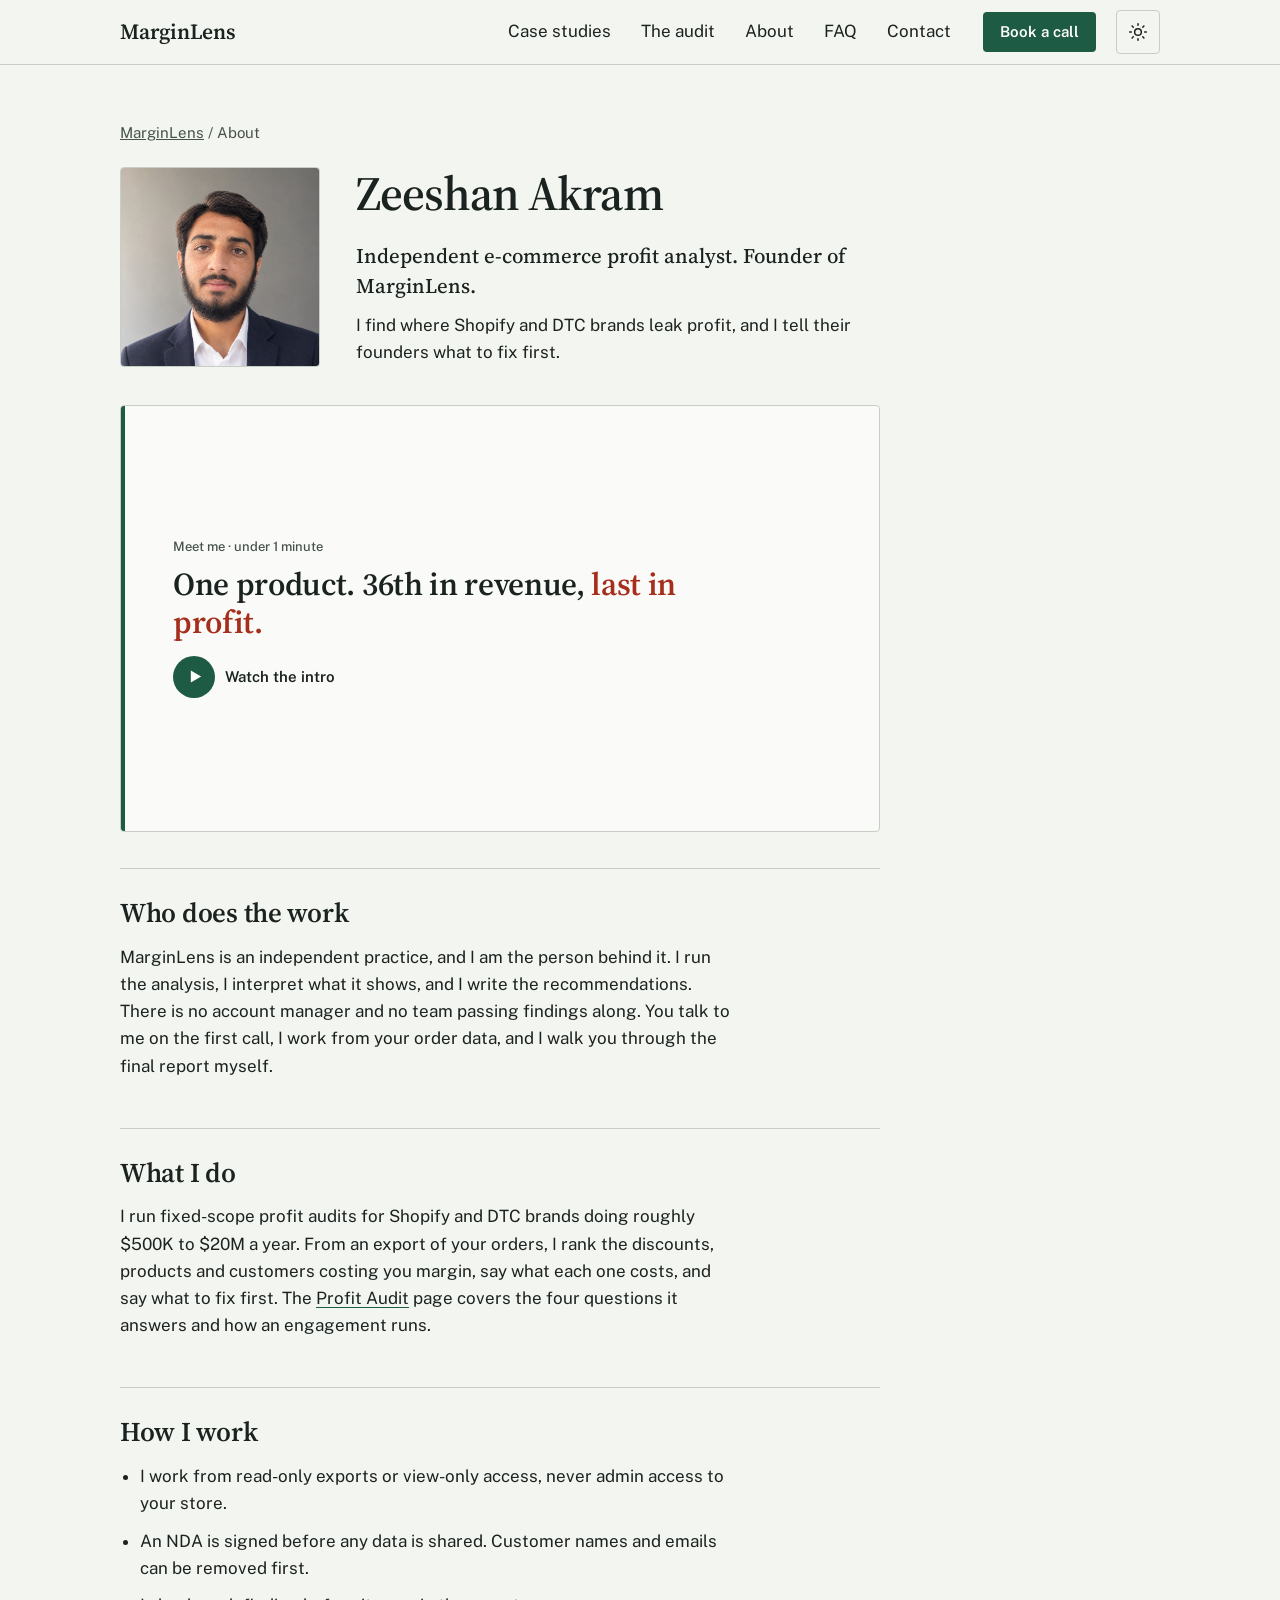
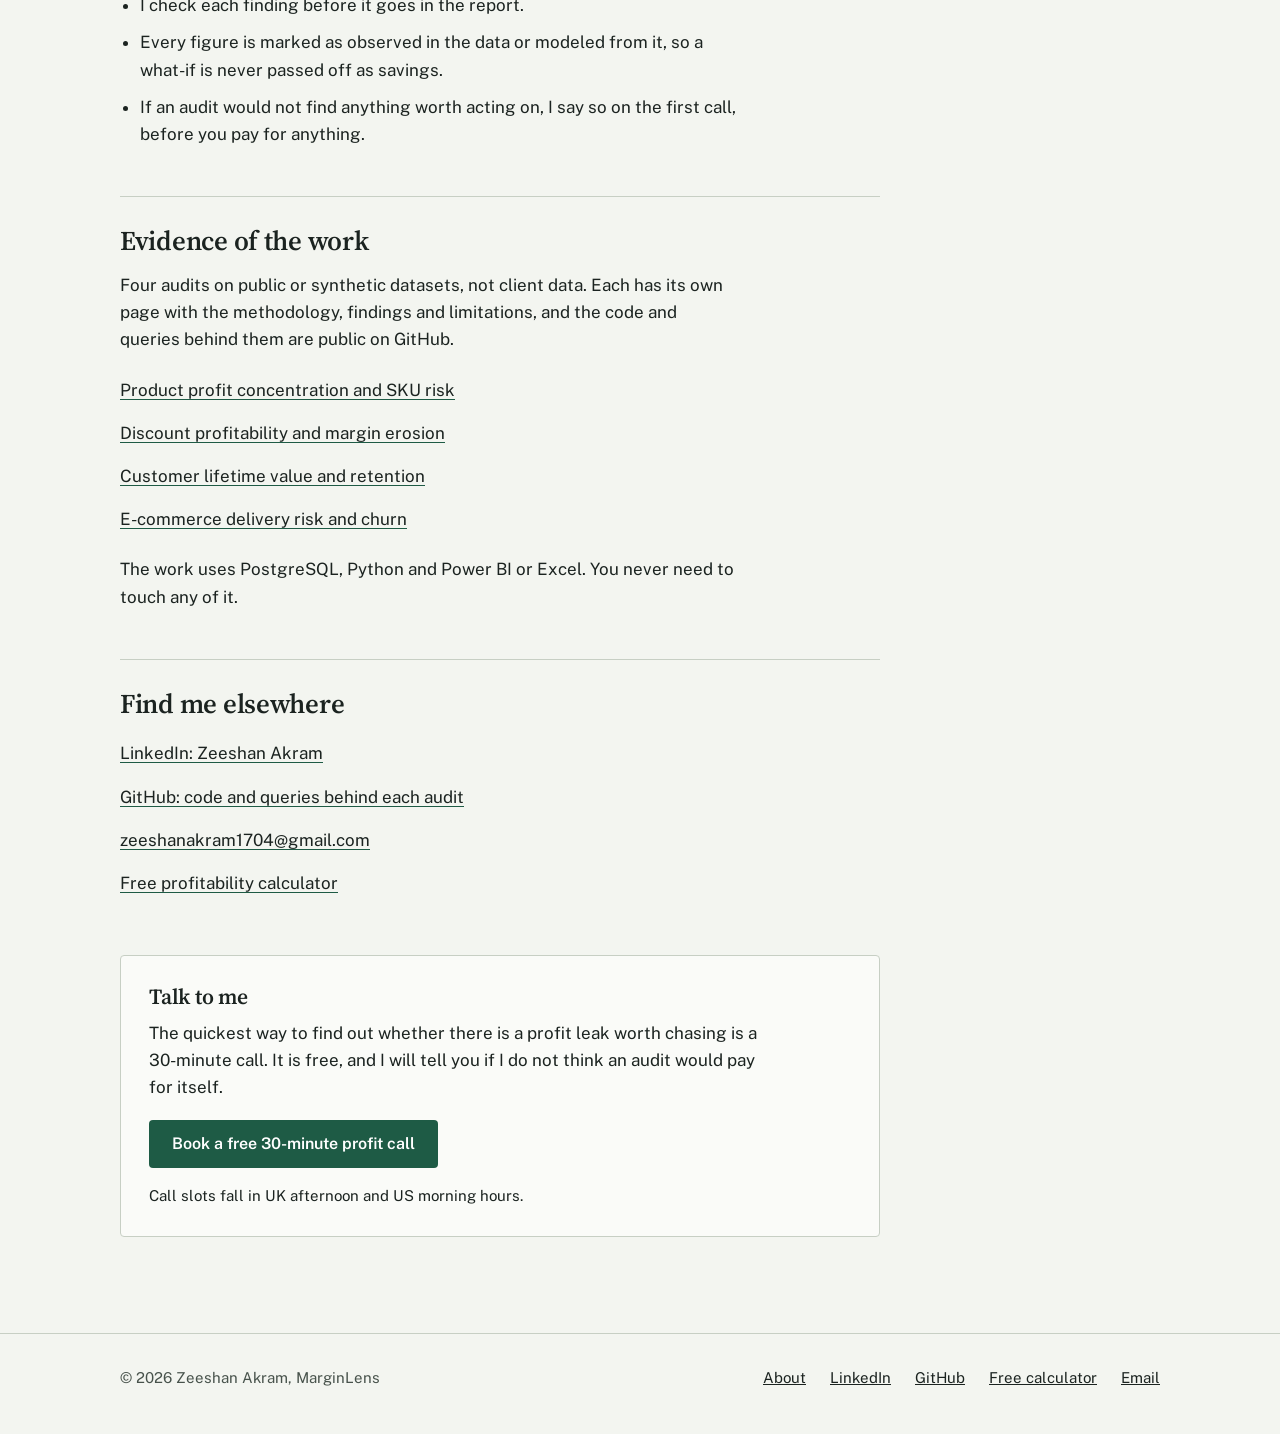
<file: about.html>
<!DOCTYPE html>
<html lang="en" data-theme="light">
<head>
<meta charset="utf-8">
<meta name="viewport" content="width=device-width, initial-scale=1">
<title>About Zeeshan Akram | Founder of MarginLens</title>
<meta name="description" content="Zeeshan Akram is an independent e-commerce profit analyst and the founder of MarginLens. He runs every profit audit himself, from the first call to the final report.">
<meta name="author" content="Zeeshan Akram">
<meta name="robots" content="index, follow, max-image-preview:large">
<meta name="theme-color" content="#F3F5F0">
<link rel="canonical" href="https://zeeshan-portfolio-swart.vercel.app/about.html">

<meta property="og:type" content="profile">
<meta property="og:site_name" content="MarginLens">
<meta property="og:title" content="About Zeeshan Akram | Founder of MarginLens">
<meta property="og:description" content="Zeeshan Akram is an independent e-commerce profit analyst and the founder of MarginLens. He runs every profit audit himself, from the first call to the final report.">
<meta property="og:url" content="https://zeeshan-portfolio-swart.vercel.app/about.html">
<meta property="og:image" content="https://zeeshan-portfolio-swart.vercel.app/assets/images/hero-image.png">

<link rel="icon" href="./assets/images/favicon.ico">

<script>
/* Apply a saved theme before first paint. Light is the default. */
try{var t=localStorage.getItem('ml-theme');if(t==='dark'||t==='light'){document.documentElement.setAttribute('data-theme',t);}}catch(e){}
</script>

<!-- Google Analytics (same two measurement IDs as the homepage) -->
<script async src="https://www.googletagmanager.com/gtag/js?id=G-68RPSGRBEM"></script>
<script>
  window.dataLayer=window.dataLayer||[];
  function gtag(){dataLayer.push(arguments);}
  gtag('js',new Date());gtag('config','G-68RPSGRBEM');
</script>
<script async src="https://www.googletagmanager.com/gtag/js?id=G-8W5T6W15X7"></script>
<script>
  gtag('config','G-8W5T6W15X7');
</script>

<link rel="preconnect" href="https://fonts.googleapis.com">
<link rel="preconnect" href="https://fonts.gstatic.com" crossorigin>
<link href="https://fonts.googleapis.com/css2?family=Public+Sans:wght@400;500;600&family=Source+Serif+4:opsz,wght@8..60,500;8..60,600&display=swap" rel="stylesheet">
<link rel="stylesheet" href="./assets/css/subpages.css">

<script type="application/ld+json">
{
  "@context": "https://schema.org",
  "@graph": [
    {
      "@type": "ProfilePage",
      "@id": "https://zeeshan-portfolio-swart.vercel.app/about.html#profilepage",
      "url": "https://zeeshan-portfolio-swart.vercel.app/about.html",
      "name": "About Zeeshan Akram | Founder of MarginLens",
      "description": "Zeeshan Akram is an independent e-commerce profit analyst and the founder of MarginLens. He runs every profit audit himself, from the first call to the final report.",
      "mainEntity": {
        "@id": "https://zeeshan-portfolio-swart.vercel.app/about.html#person"
      },
      "dateModified": "2026-10-12"
    },
    {
      "@type": "Person",
      "@id": "https://zeeshan-portfolio-swart.vercel.app/about.html#person",
      "name": "Zeeshan Akram",
      "jobTitle": "E-commerce profit analyst",
      "description": "Independent e-commerce profit analyst and founder of MarginLens. Runs fixed-scope profit audits for Shopify and DTC brands.",
      "url": "https://zeeshan-portfolio-swart.vercel.app/about.html",
      "image": "https://zeeshan-portfolio-swart.vercel.app/assets/images/hero-image.png",
      "worksFor": {
        "@id": "https://zeeshan-portfolio-swart.vercel.app/#business"
      },
      "sameAs": [
        "https://www.linkedin.com/in/zeeshan-akram-ds/",
        "https://github.com/zeeshan-akram-ds"
      ],
      "knowsAbout": [
        "E-commerce profitability analysis",
        "Discount and margin analysis",
        "Product profit concentration",
        "Customer lifetime value",
        "Shopify order data"
      ]
    },
    {
      "@type": "BreadcrumbList",
      "itemListElement": [
        {
          "@type": "ListItem",
          "position": 1,
          "name": "MarginLens",
          "item": "https://zeeshan-portfolio-swart.vercel.app/"
        },
        {
          "@type": "ListItem",
          "position": 2,
          "name": "About Zeeshan Akram",
          "item": "https://zeeshan-portfolio-swart.vercel.app/about.html"
        }
      ]
    }
  ]
}
</script>
</head>

<body>
<a class="skip" href="#main">Skip to content</a>

<header class="site-header">
  <div class="wrap bar">
    <a class="brand" href="./" aria-label="MarginLens, home">MarginLens</a>
    <nav class="nav" id="site-nav" aria-label="Primary">
      <ul>
        <li><a href="./#case-studies">Case studies</a></li>
        <li><a href="./#audit">The audit</a></li>
        <li><a href="./about.html" aria-current="page">About</a></li>
        <li><a href="./#faq">FAQ</a></li>
        <li><a href="./#contact">Contact</a></li>
      </ul>
      <a class="btn btn-primary btn-sm" href="https://calendly.com/zeeshanakram/data-diagnostic" target="_blank" rel="noopener noreferrer" data-cta="nav">Book a call</a>
    </nav>
    <button class="icon-btn" id="theme-toggle" type="button" aria-label="Switch to dark theme">
      <svg class="i-sun" viewBox="0 0 24 24" aria-hidden="true"><circle cx="12" cy="12" r="4"/><path d="M12 2v2M12 20v2M4.9 4.9l1.4 1.4M17.7 17.7l1.4 1.4M2 12h2M20 12h2M4.9 19.1l1.4-1.4M17.7 6.3l1.4-1.4"/></svg>
      <svg class="i-moon" viewBox="0 0 24 24" aria-hidden="true"><path d="M21 12.8A9 9 0 1 1 11.2 3a7 7 0 0 0 9.8 9.8z"/></svg>
    </button>
    <button class="icon-btn menu-btn" id="menu-btn" type="button" aria-expanded="false" aria-controls="site-nav" aria-label="Open menu">
      <svg viewBox="0 0 24 24" aria-hidden="true"><path d="M4 7h16M4 12h16M4 17h16"/></svg>
    </button>
  </div>
</header>

<main id="main">
<div class="wrap page">
<article class="article">
<p class="crumbs"><a href="./">MarginLens</a> / About</p>
<div class="about-top">
<img src="./assets/images/hero-image.png" alt="Zeeshan Akram, founder of MarginLens" width="200" height="200" decoding="async">
<div>
<h1>Zeeshan Akram</h1>
<p class="role">Independent e-commerce profit analyst. Founder of MarginLens.</p>
<p>I find where Shopify and DTC brands leak profit, and I tell their founders what to fix first.</p>
</div>
</div>
<figure class="intro intro-plain">
<div class="intro-frame">
<a class="intro-poster" href="https://youtu.be/v1LUBQ1fsxI" data-yt="v1LUBQ1fsxI" data-loc="about" target="_blank" rel="noopener noreferrer" aria-label="Play introduction video from Zeeshan Akram, under 1 minute">
<span class="intro-copy">
<span class="intro-kicker">Meet me &middot; under 1 minute</span>
<span class="intro-line">One product. 36th in revenue, <span class="loss">last in profit.</span></span>
<span class="intro-go"><span class="intro-icon" aria-hidden="true"><svg viewBox="0 0 16 16"><path d="M3 1.5v13l11-6.5z"/></svg></span><span>Watch the intro</span></span>
</span>
</a>
</div>
</figure>
<h2 class="first">Who does the work</h2>
<p>MarginLens is an independent practice, and I am the person behind it. I run the analysis, I interpret what it shows, and I write the recommendations. There is no account manager and no team passing findings along. You talk to me on the first call, I work from your order data, and I walk you through the final report myself.</p>
<h2>What I do</h2>
<p>I run fixed-scope profit audits for Shopify and DTC brands doing roughly $500K to $20M a year. From an export of your orders, I rank the discounts, products and customers costing you margin, say what each one costs, and say what to fix first. The <a class="tlink" href="./#audit">Profit Audit</a> page covers the four questions it answers and how an engagement runs.</p>
<h2>How I work</h2>
<ul class="bul">
<li>I work from read-only exports or view-only access, never admin access to your store.</li>
<li>An NDA is signed before any data is shared. Customer names and emails can be removed first.</li>
<li>I check each finding before it goes in the report.</li>
<li>Every figure is marked as observed in the data or modeled from it, so a what-if is never passed off as savings.</li>
<li>If an audit would not find anything worth acting on, I say so on the first call, before you pay for anything.</li>
</ul>
<h2>Evidence of the work</h2>
<p>Four audits on public or synthetic datasets, not client data. Each has its own page with the methodology, findings and limitations, and the code and queries behind them are public on GitHub.</p>
<ul class="related">
<li><a class="tlink" href="case-studies/product-profit-concentration.html">Product profit concentration and SKU risk</a></li>
<li><a class="tlink" href="case-studies/discount-profitability.html">Discount profitability and margin erosion</a></li>
<li><a class="tlink" href="case-studies/customer-lifetime-value.html">Customer lifetime value and retention</a></li>
<li><a class="tlink" href="case-studies/delivery-risk-churn.html">E-commerce delivery risk and churn</a></li>
</ul>
<p style="margin-top:1em">The work uses PostgreSQL, Python and Power BI or Excel. You never need to touch any of it.</p>
<h2>Find me elsewhere</h2>
<ul class="doc-links">
<li><a class="tlink" href="https://www.linkedin.com/in/zeeshan-akram-ds/" target="_blank" rel="noopener noreferrer">LinkedIn: Zeeshan Akram</a></li>
<li><a class="tlink" href="https://github.com/zeeshan-akram-ds" target="_blank" rel="noopener noreferrer">GitHub: code and queries behind each audit</a></li>
<li><a class="tlink" href="mailto:zeeshanakram1704@gmail.com">zeeshanakram1704@gmail.com</a></li>
<li><a class="tlink" href="./tools/profit-calculator.html">Free profitability calculator</a></li>
</ul>
<div class="cta-box">
<h2>Talk to me</h2>
<p>The quickest way to find out whether there is a profit leak worth chasing is a 30-minute call. It is free, and I will tell you if I do not think an audit would pay for itself.</p>
<a class="btn btn-primary" href="https://calendly.com/zeeshanakram/data-diagnostic" target="_blank" rel="noopener noreferrer" data-cta="about">Book a free 30-minute profit call</a>
<p class="links">Call slots fall in UK afternoon and US morning hours.</p>
</div>
</article>
</div>
</main>

<footer class="site-footer">
  <div class="wrap foot">
    <p>&copy; 2026 Zeeshan Akram, MarginLens</p>
    <ul>
      <li><a href="./about.html">About</a></li>
      <li><a href="https://www.linkedin.com/in/zeeshan-akram-ds/" target="_blank" rel="noopener noreferrer">LinkedIn</a></li>
      <li><a href="https://github.com/zeeshan-akram-ds" target="_blank" rel="noopener noreferrer">GitHub</a></li>
      <li><a href="./tools/profit-calculator.html">Free calculator</a></li>
      <li><a href="mailto:zeeshanakram1704@gmail.com">Email</a></li>
    </ul>
  </div>
</footer>

<script src="./assets/js/subpages.js"></script>
</body>
</html>
</file>
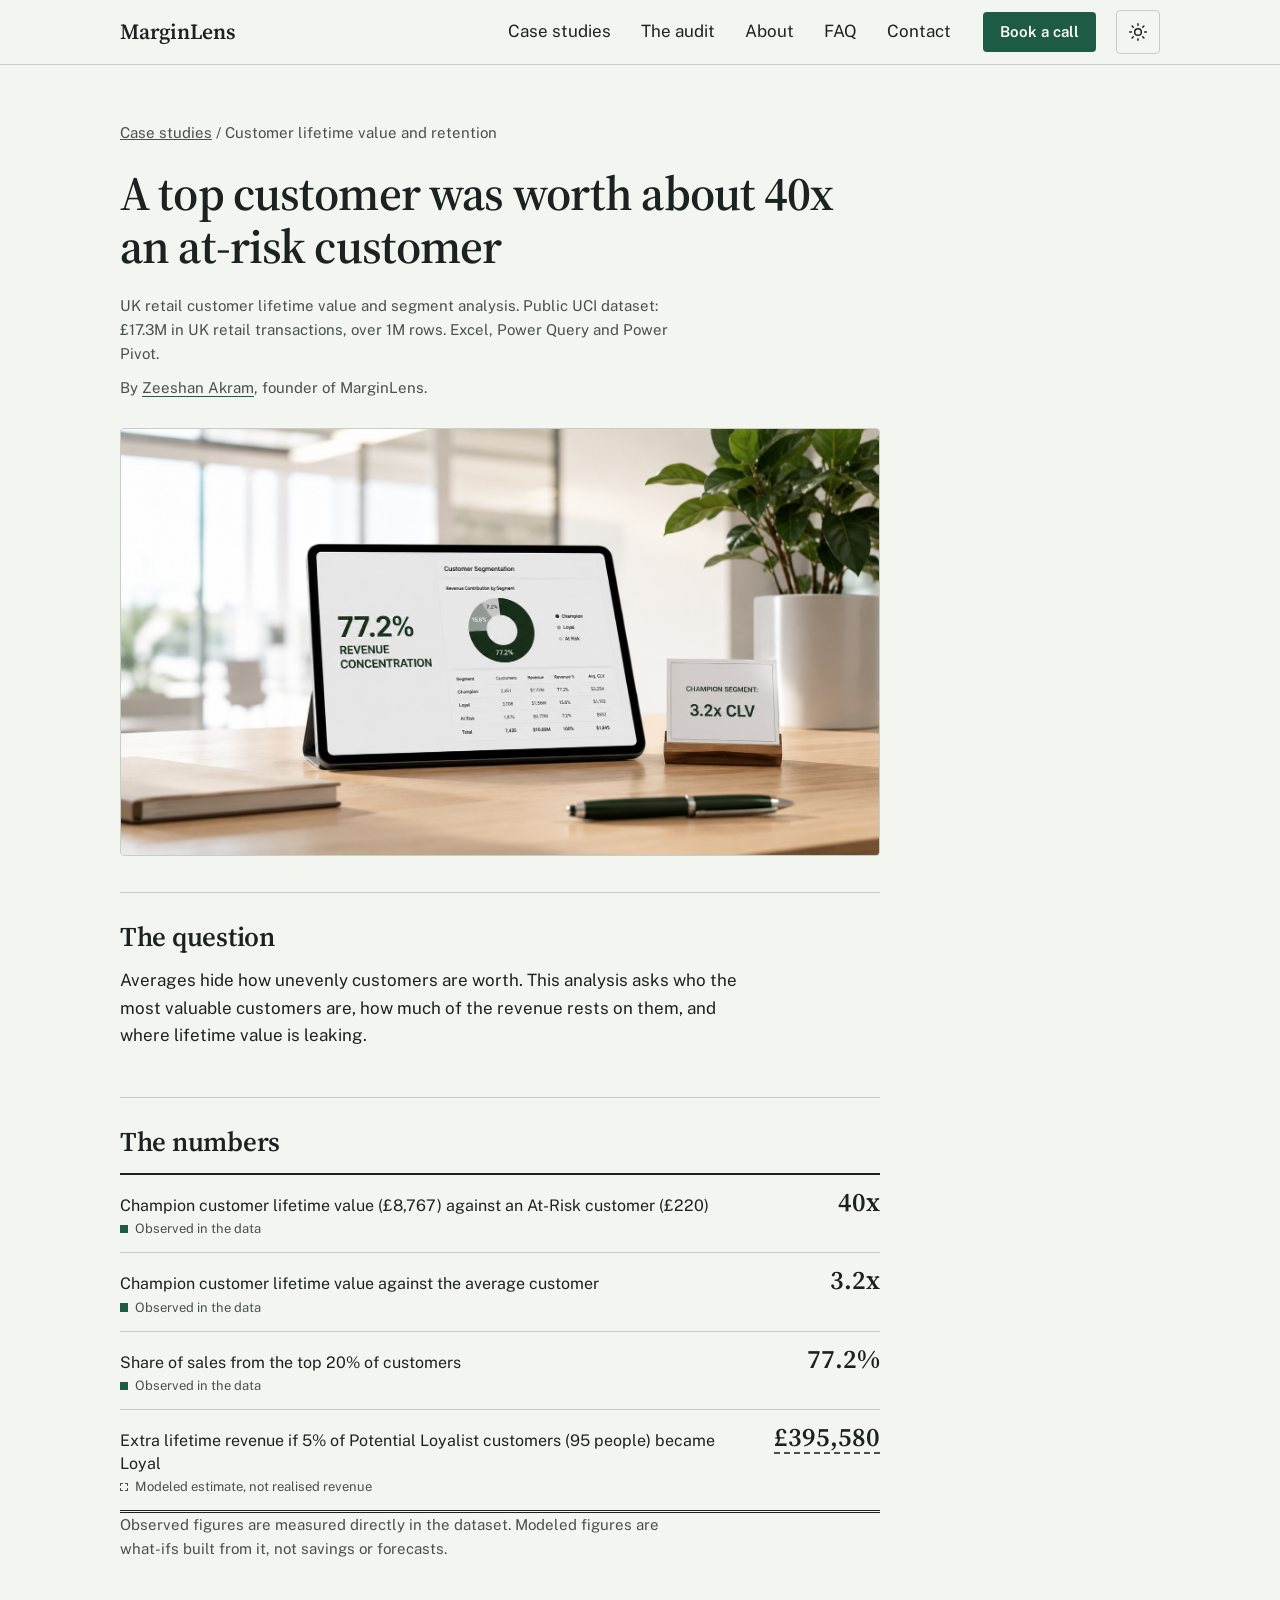
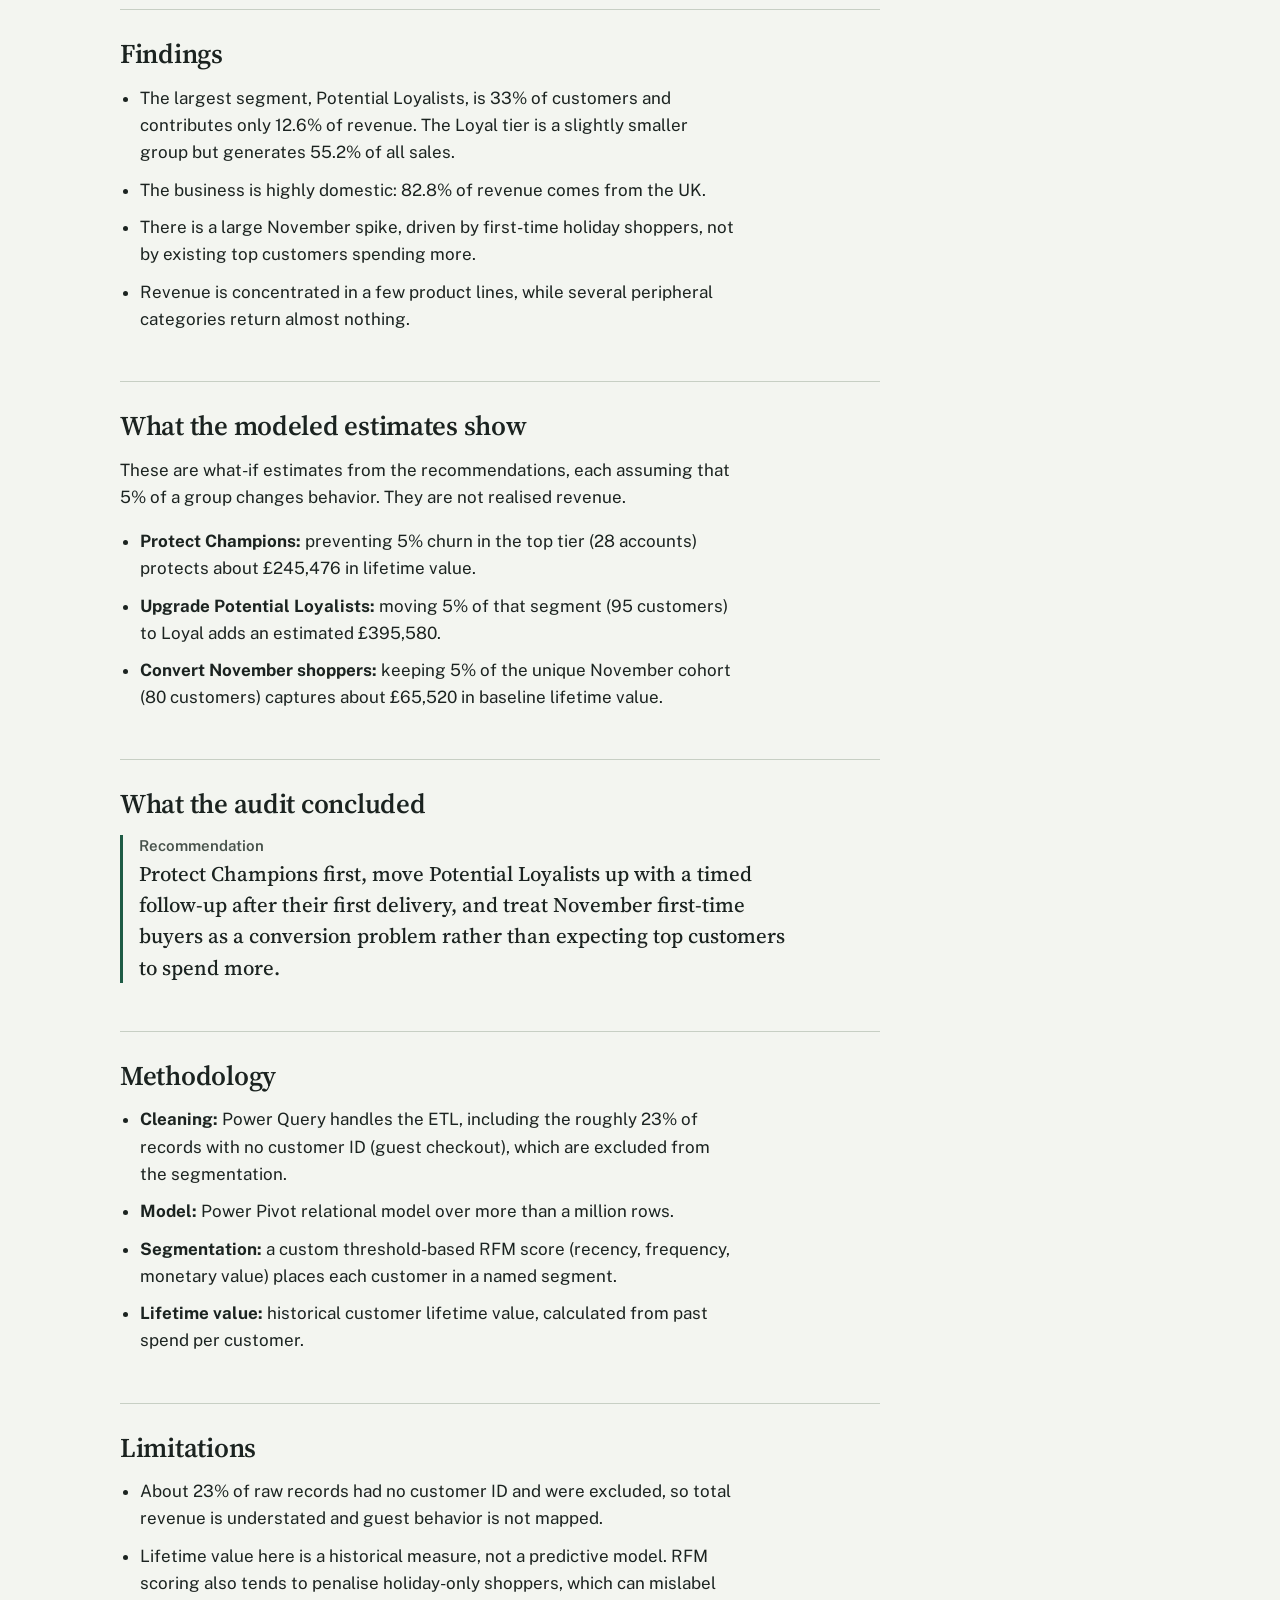
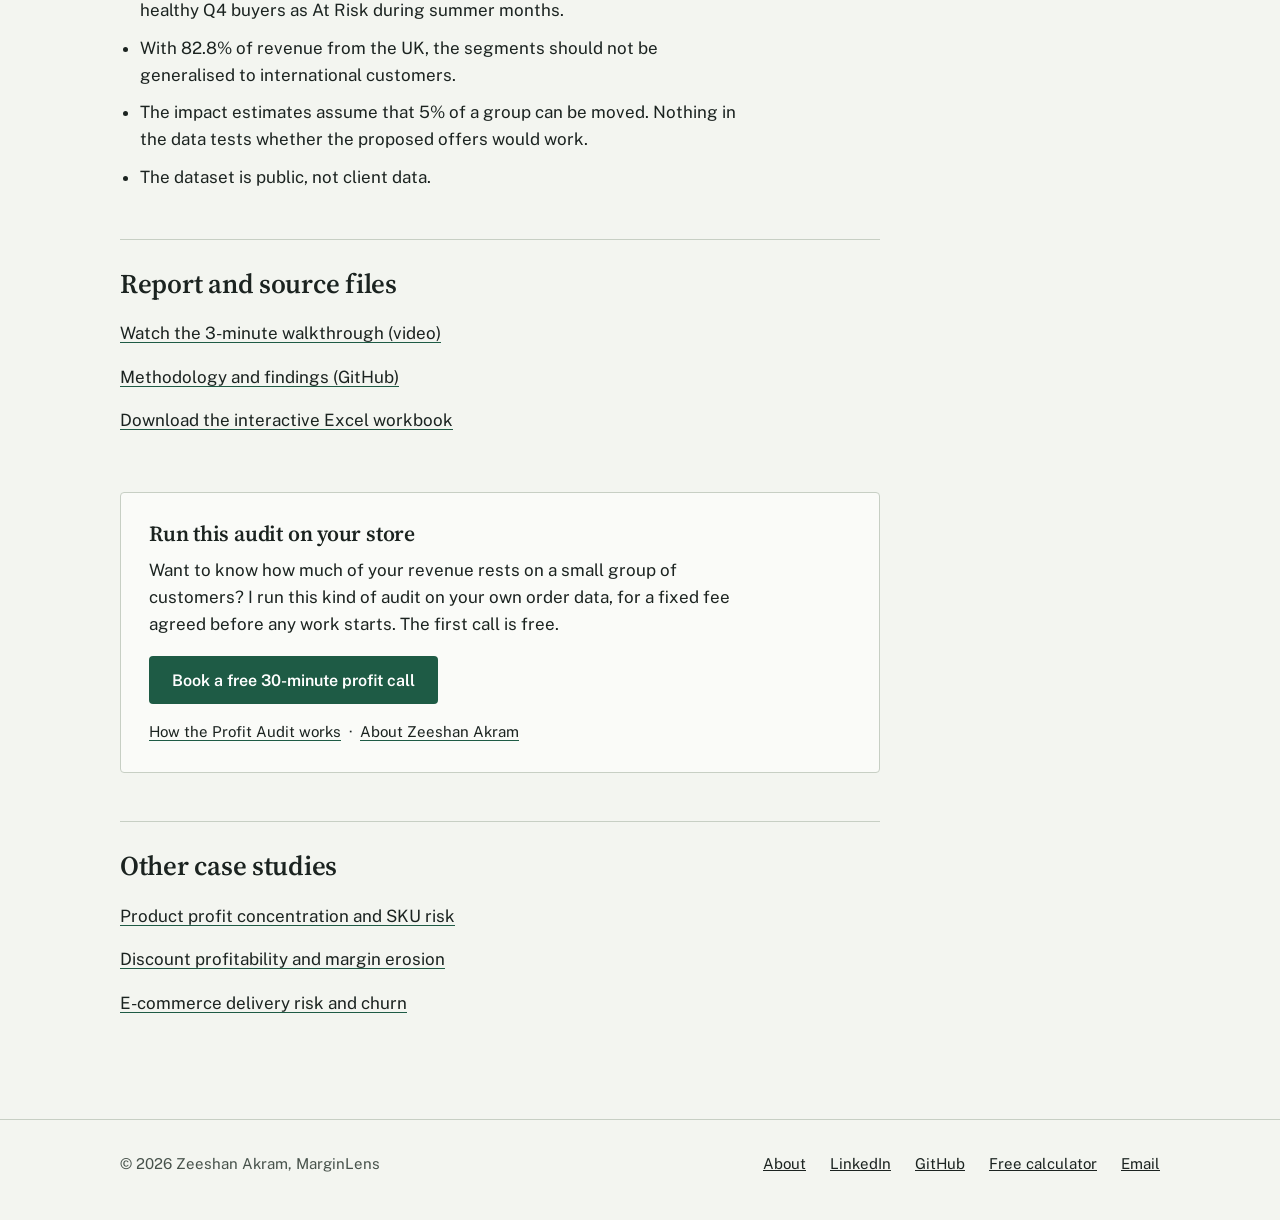
<file: case-studies/customer-lifetime-value.html>
<!DOCTYPE html>
<html lang="en" data-theme="light">
<head>
<meta charset="utf-8">
<meta name="viewport" content="width=device-width, initial-scale=1">
<title>Customer Lifetime Value and Retention | MarginLens</title>
<meta name="description" content="Case study: a Champion customer was worth about 40x an At-Risk one in £17.3M of UK retail sales. How customers were segmented and what retention would be worth.">
<meta name="author" content="Zeeshan Akram">
<meta name="robots" content="index, follow, max-image-preview:large">
<meta name="theme-color" content="#F3F5F0">
<link rel="canonical" href="https://zeeshan-portfolio-swart.vercel.app/case-studies/customer-lifetime-value.html">

<meta property="og:type" content="article">
<meta property="og:site_name" content="MarginLens">
<meta property="og:title" content="Customer Lifetime Value and Retention | MarginLens">
<meta property="og:description" content="Case study: a Champion customer was worth about 40x an At-Risk one in £17.3M of UK retail sales. How customers were segmented and what retention would be worth.">
<meta property="og:url" content="https://zeeshan-portfolio-swart.vercel.app/case-studies/customer-lifetime-value.html">
<meta property="og:image" content="https://zeeshan-portfolio-swart.vercel.app/assets/images/dashboard_interface.png">

<link rel="icon" href="../assets/images/favicon.ico">

<script>
/* Apply a saved theme before first paint. Light is the default. */
try{var t=localStorage.getItem('ml-theme');if(t==='dark'||t==='light'){document.documentElement.setAttribute('data-theme',t);}}catch(e){}
</script>

<!-- Google Analytics (same two measurement IDs as the homepage) -->
<script async src="https://www.googletagmanager.com/gtag/js?id=G-68RPSGRBEM"></script>
<script>
  window.dataLayer=window.dataLayer||[];
  function gtag(){dataLayer.push(arguments);}
  gtag('js',new Date());gtag('config','G-68RPSGRBEM');
</script>
<script async src="https://www.googletagmanager.com/gtag/js?id=G-8W5T6W15X7"></script>
<script>
  gtag('config','G-8W5T6W15X7');
</script>

<link rel="preconnect" href="https://fonts.googleapis.com">
<link rel="preconnect" href="https://fonts.gstatic.com" crossorigin>
<link href="https://fonts.googleapis.com/css2?family=Public+Sans:wght@400;500;600&family=Source+Serif+4:opsz,wght@8..60,500;8..60,600&display=swap" rel="stylesheet">
<link rel="stylesheet" href="../assets/css/subpages.css">

<script type="application/ld+json">
{
  "@context": "https://schema.org",
  "@graph": [
    {
      "@type": "Article",
      "@id": "https://zeeshan-portfolio-swart.vercel.app/case-studies/customer-lifetime-value.html#article",
      "headline": "A top customer was worth about 40x an at-risk customer",
      "description": "Case study: a Champion customer was worth about 40x an At-Risk one in £17.3M of UK retail sales. How customers were segmented and what retention would be worth.",
      "url": "https://zeeshan-portfolio-swart.vercel.app/case-studies/customer-lifetime-value.html",
      "mainEntityOfPage": "https://zeeshan-portfolio-swart.vercel.app/case-studies/customer-lifetime-value.html",
      "image": "https://zeeshan-portfolio-swart.vercel.app/assets/images/dashboard_interface.png",
      "dateModified": "2026-10-12",
      "author": {
        "@type": "Person",
        "@id": "https://zeeshan-portfolio-swart.vercel.app/about.html#person",
        "name": "Zeeshan Akram",
        "url": "https://zeeshan-portfolio-swart.vercel.app/about.html"
      },
      "publisher": {
        "@id": "https://zeeshan-portfolio-swart.vercel.app/#business"
      }
    },
    {
      "@type": "BreadcrumbList",
      "itemListElement": [
        {
          "@type": "ListItem",
          "position": 1,
          "name": "MarginLens",
          "item": "https://zeeshan-portfolio-swart.vercel.app/"
        },
        {
          "@type": "ListItem",
          "position": 2,
          "name": "Case studies",
          "item": "https://zeeshan-portfolio-swart.vercel.app/#case-studies"
        },
        {
          "@type": "ListItem",
          "position": 3,
          "name": "Customer lifetime value and retention",
          "item": "https://zeeshan-portfolio-swart.vercel.app/case-studies/customer-lifetime-value.html"
        }
      ]
    }
  ]
}
</script>
</head>

<body>
<a class="skip" href="#main">Skip to content</a>

<header class="site-header">
  <div class="wrap bar">
    <a class="brand" href="../" aria-label="MarginLens, home">MarginLens</a>
    <nav class="nav" id="site-nav" aria-label="Primary">
      <ul>
        <li><a href="../#case-studies">Case studies</a></li>
        <li><a href="../#audit">The audit</a></li>
        <li><a href="../about.html">About</a></li>
        <li><a href="../#faq">FAQ</a></li>
        <li><a href="../#contact">Contact</a></li>
      </ul>
      <a class="btn btn-primary btn-sm" href="https://calendly.com/zeeshanakram/data-diagnostic" target="_blank" rel="noopener noreferrer" data-cta="nav">Book a call</a>
    </nav>
    <button class="icon-btn" id="theme-toggle" type="button" aria-label="Switch to dark theme">
      <svg class="i-sun" viewBox="0 0 24 24" aria-hidden="true"><circle cx="12" cy="12" r="4"/><path d="M12 2v2M12 20v2M4.9 4.9l1.4 1.4M17.7 17.7l1.4 1.4M2 12h2M20 12h2M4.9 19.1l1.4-1.4M17.7 6.3l1.4-1.4"/></svg>
      <svg class="i-moon" viewBox="0 0 24 24" aria-hidden="true"><path d="M21 12.8A9 9 0 1 1 11.2 3a7 7 0 0 0 9.8 9.8z"/></svg>
    </button>
    <button class="icon-btn menu-btn" id="menu-btn" type="button" aria-expanded="false" aria-controls="site-nav" aria-label="Open menu">
      <svg viewBox="0 0 24 24" aria-hidden="true"><path d="M4 7h16M4 12h16M4 17h16"/></svg>
    </button>
  </div>
</header>

<main id="main">
<div class="wrap page">
<article class="article">
<p class="crumbs"><a href="../#case-studies">Case studies</a> / Customer lifetime value and retention</p>
<h1>A top customer was worth about 40x an at-risk customer</h1>
<p class="case-meta">UK retail customer lifetime value and segment analysis. Public UCI dataset: £17.3M in UK retail transactions, over 1M rows. Excel, Power Query and Power Pivot.</p>
<p class="byline">By <a class="tlink" href="../about.html">Zeeshan Akram</a>, founder of MarginLens.</p>
<figure class="page-img"><img src="../assets/images/dashboard_interface.png" alt="Excel and Power Pivot dashboard segmenting UK retail customers by lifetime value" decoding="async"></figure>
<h2 class="first">The question</h2>
<p>Averages hide how unevenly customers are worth. This analysis asks who the most valuable customers are, how much of the revenue rests on them, and where lifetime value is leaking.</p>
<h2>The numbers</h2>
<ul class="ledger">
<li><span class="what">Champion customer lifetime value (&pound;8,767) against an At-Risk customer (&pound;220)<span class="basis">Observed in the data</span></span><span class="fig">40x</span></li>
<li><span class="what">Champion customer lifetime value against the average customer<span class="basis">Observed in the data</span></span><span class="fig">3.2x</span></li>
<li><span class="what">Share of sales from the top 20% of customers<span class="basis">Observed in the data</span></span><span class="fig">77.2%</span></li>
<li><span class="what">Extra lifetime revenue if 5% of Potential Loyalist customers (95 people) became Loyal<span class="basis modeled">Modeled estimate, not realised revenue</span></span><span class="fig modeled">&pound;395,580</span></li>
</ul>
<p class="note">Observed figures are measured directly in the dataset. Modeled figures are what-ifs built from it, not savings or forecasts.</p>
<h2>Findings</h2>
<ul class="bul">
<li>The largest segment, Potential Loyalists, is 33% of customers and contributes only 12.6% of revenue. The Loyal tier is a slightly smaller group but generates 55.2% of all sales.</li>
<li>The business is highly domestic: 82.8% of revenue comes from the UK.</li>
<li>There is a large November spike, driven by first-time holiday shoppers, not by existing top customers spending more.</li>
<li>Revenue is concentrated in a few product lines, while several peripheral categories return almost nothing.</li>
</ul>
<h2>What the modeled estimates show</h2>
<p>These are what-if estimates from the recommendations, each assuming that 5% of a group changes behavior. They are not realised revenue.</p>
<ul class="bul">
<li><strong>Protect Champions:</strong> preventing 5% churn in the top tier (28 accounts) protects about &pound;245,476 in lifetime value.</li>
<li><strong>Upgrade Potential Loyalists:</strong> moving 5% of that segment (95 customers) to Loyal adds an estimated &pound;395,580.</li>
<li><strong>Convert November shoppers:</strong> keeping 5% of the unique November cohort (80 customers) captures about &pound;65,520 in baseline lifetime value.</li>
</ul>
<h2>What the audit concluded</h2>
<p class="conclusion"><strong>Recommendation</strong>Protect Champions first, move Potential Loyalists up with a timed follow-up after their first delivery, and treat November first-time buyers as a conversion problem rather than expecting top customers to spend more.</p>
<h2>Methodology</h2>
<ul class="bul">
<li><strong>Cleaning:</strong> Power Query handles the ETL, including the roughly 23% of records with no customer ID (guest checkout), which are excluded from the segmentation.</li>
<li><strong>Model:</strong> Power Pivot relational model over more than a million rows.</li>
<li><strong>Segmentation:</strong> a custom threshold-based RFM score (recency, frequency, monetary value) places each customer in a named segment.</li>
<li><strong>Lifetime value:</strong> historical customer lifetime value, calculated from past spend per customer.</li>
</ul>
<h2>Limitations</h2>
<ul class="bul">
<li>About 23% of raw records had no customer ID and were excluded, so total revenue is understated and guest behavior is not mapped.</li>
<li>Lifetime value here is a historical measure, not a predictive model. RFM scoring also tends to penalise holiday-only shoppers, which can mislabel healthy Q4 buyers as At Risk during summer months.</li>
<li>With 82.8% of revenue from the UK, the segments should not be generalised to international customers.</li>
<li>The impact estimates assume that 5% of a group can be moved. Nothing in the data tests whether the proposed offers would work.</li>
<li>The dataset is public, not client data.</li>
</ul>
<h2>Report and source files</h2>
<ul class="doc-links">
<li><a class="tlink" href="https://youtu.be/jlOkndlBRUw" target="_blank" rel="noopener noreferrer">Watch the 3-minute walkthrough (video)</a></li>
<li><a class="tlink" href="https://github.com/zeeshan-akram-ds/excel-clv-churn-analysis" target="_blank" rel="noopener noreferrer">Methodology and findings (GitHub)</a></li>
<li><a class="tlink" href="https://github.com/zeeshan-akram-ds/excel-clv-churn-analysis/releases/tag/v1.0.0" target="_blank" rel="noopener noreferrer">Download the interactive Excel workbook</a></li>
</ul>
<div class="cta-box">
<h2>Run this audit on your store</h2>
<p>Want to know how much of your revenue rests on a small group of customers? I run this kind of audit on your own order data, for a fixed fee agreed before any work starts. The first call is free.</p>
<a class="btn btn-primary" href="https://calendly.com/zeeshanakram/data-diagnostic" target="_blank" rel="noopener noreferrer" data-cta="case-customer-lifetime-value">Book a free 30-minute profit call</a>
<p class="links"><a class="tlink" href="../#audit">How the Profit Audit works</a> &nbsp;&middot;&nbsp; <a class="tlink" href="../about.html">About Zeeshan Akram</a></p>
</div>
<h2>Other case studies</h2>
<ul class="related">
<li><a class="tlink" href="product-profit-concentration.html">Product profit concentration and SKU risk</a></li>
<li><a class="tlink" href="discount-profitability.html">Discount profitability and margin erosion</a></li>
<li><a class="tlink" href="delivery-risk-churn.html">E-commerce delivery risk and churn</a></li>
</ul>
</article>
</div>
</main>

<footer class="site-footer">
  <div class="wrap foot">
    <p>&copy; 2026 Zeeshan Akram, MarginLens</p>
    <ul>
      <li><a href="../about.html">About</a></li>
      <li><a href="https://www.linkedin.com/in/zeeshan-akram-ds/" target="_blank" rel="noopener noreferrer">LinkedIn</a></li>
      <li><a href="https://github.com/zeeshan-akram-ds" target="_blank" rel="noopener noreferrer">GitHub</a></li>
      <li><a href="../tools/profit-calculator.html">Free calculator</a></li>
      <li><a href="mailto:zeeshanakram1704@gmail.com">Email</a></li>
    </ul>
  </div>
</footer>

<script src="../assets/js/subpages.js"></script>
</body>
</html>
</file>
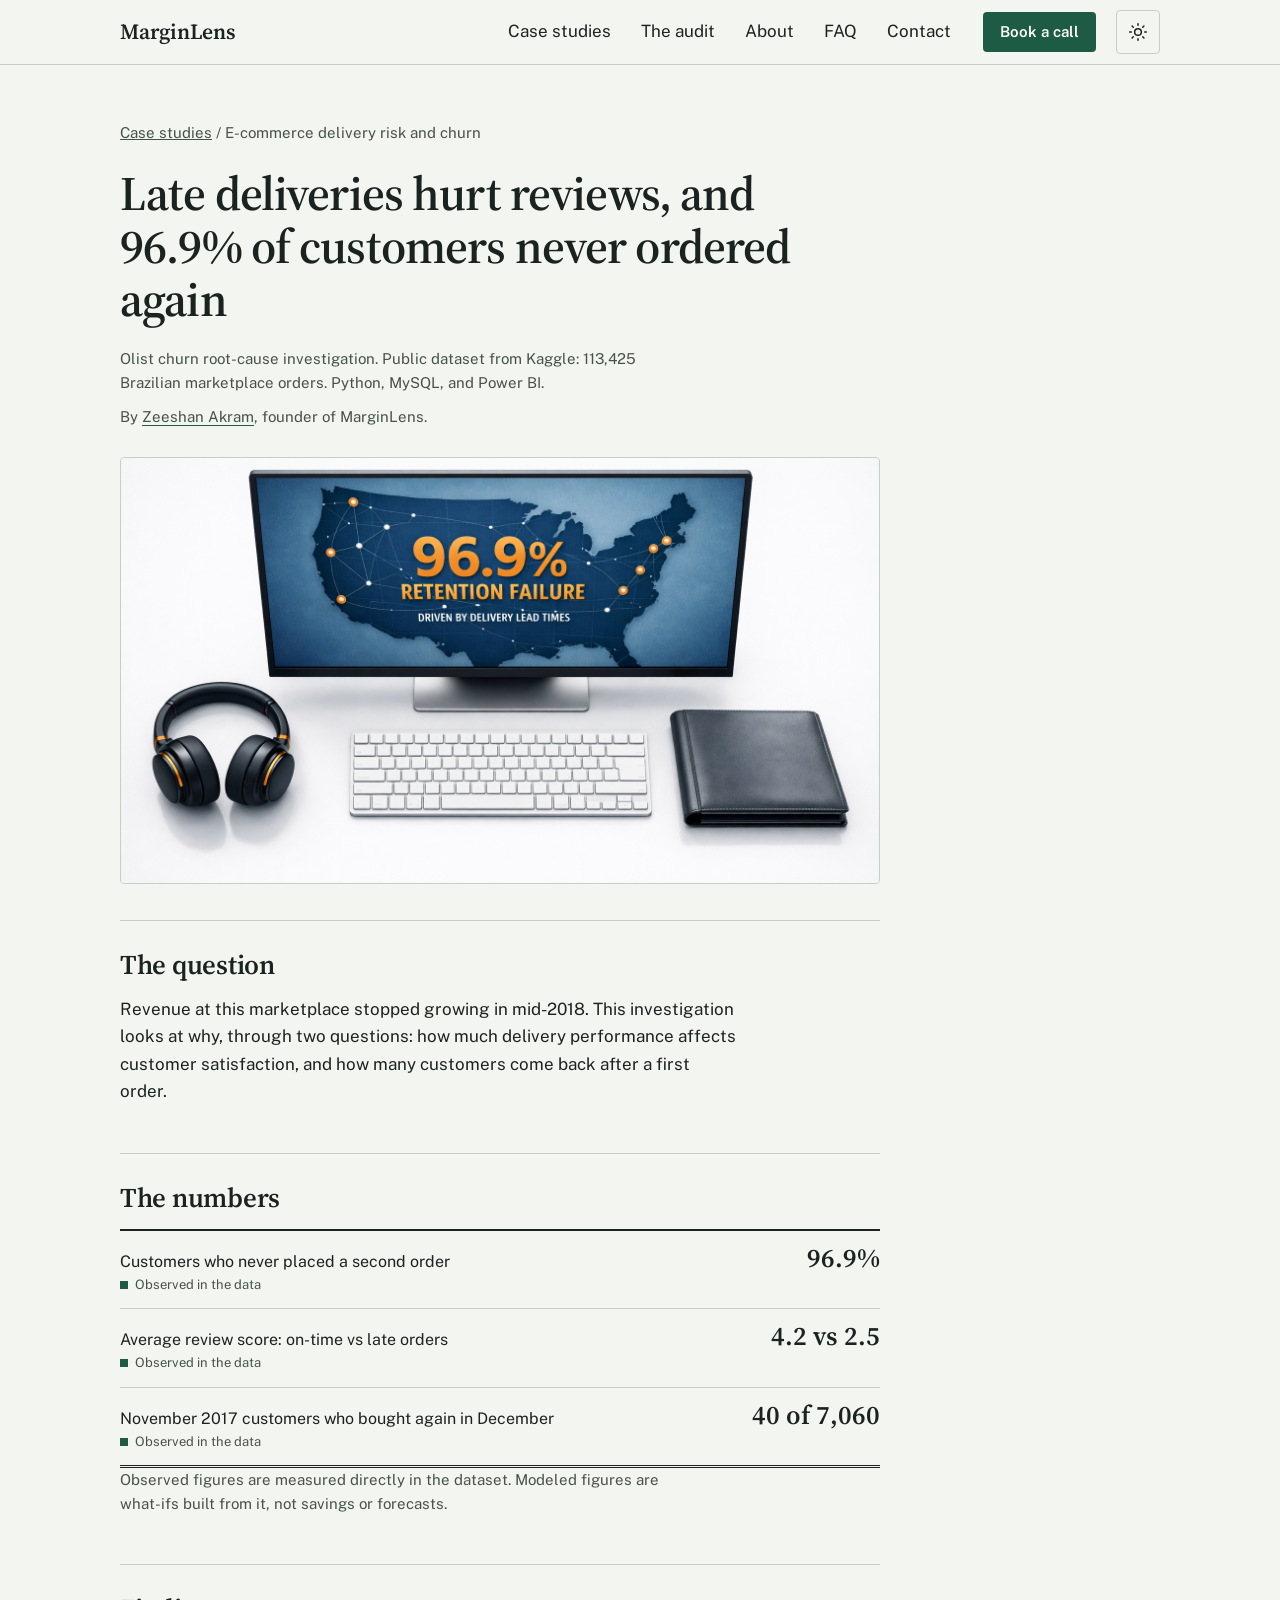
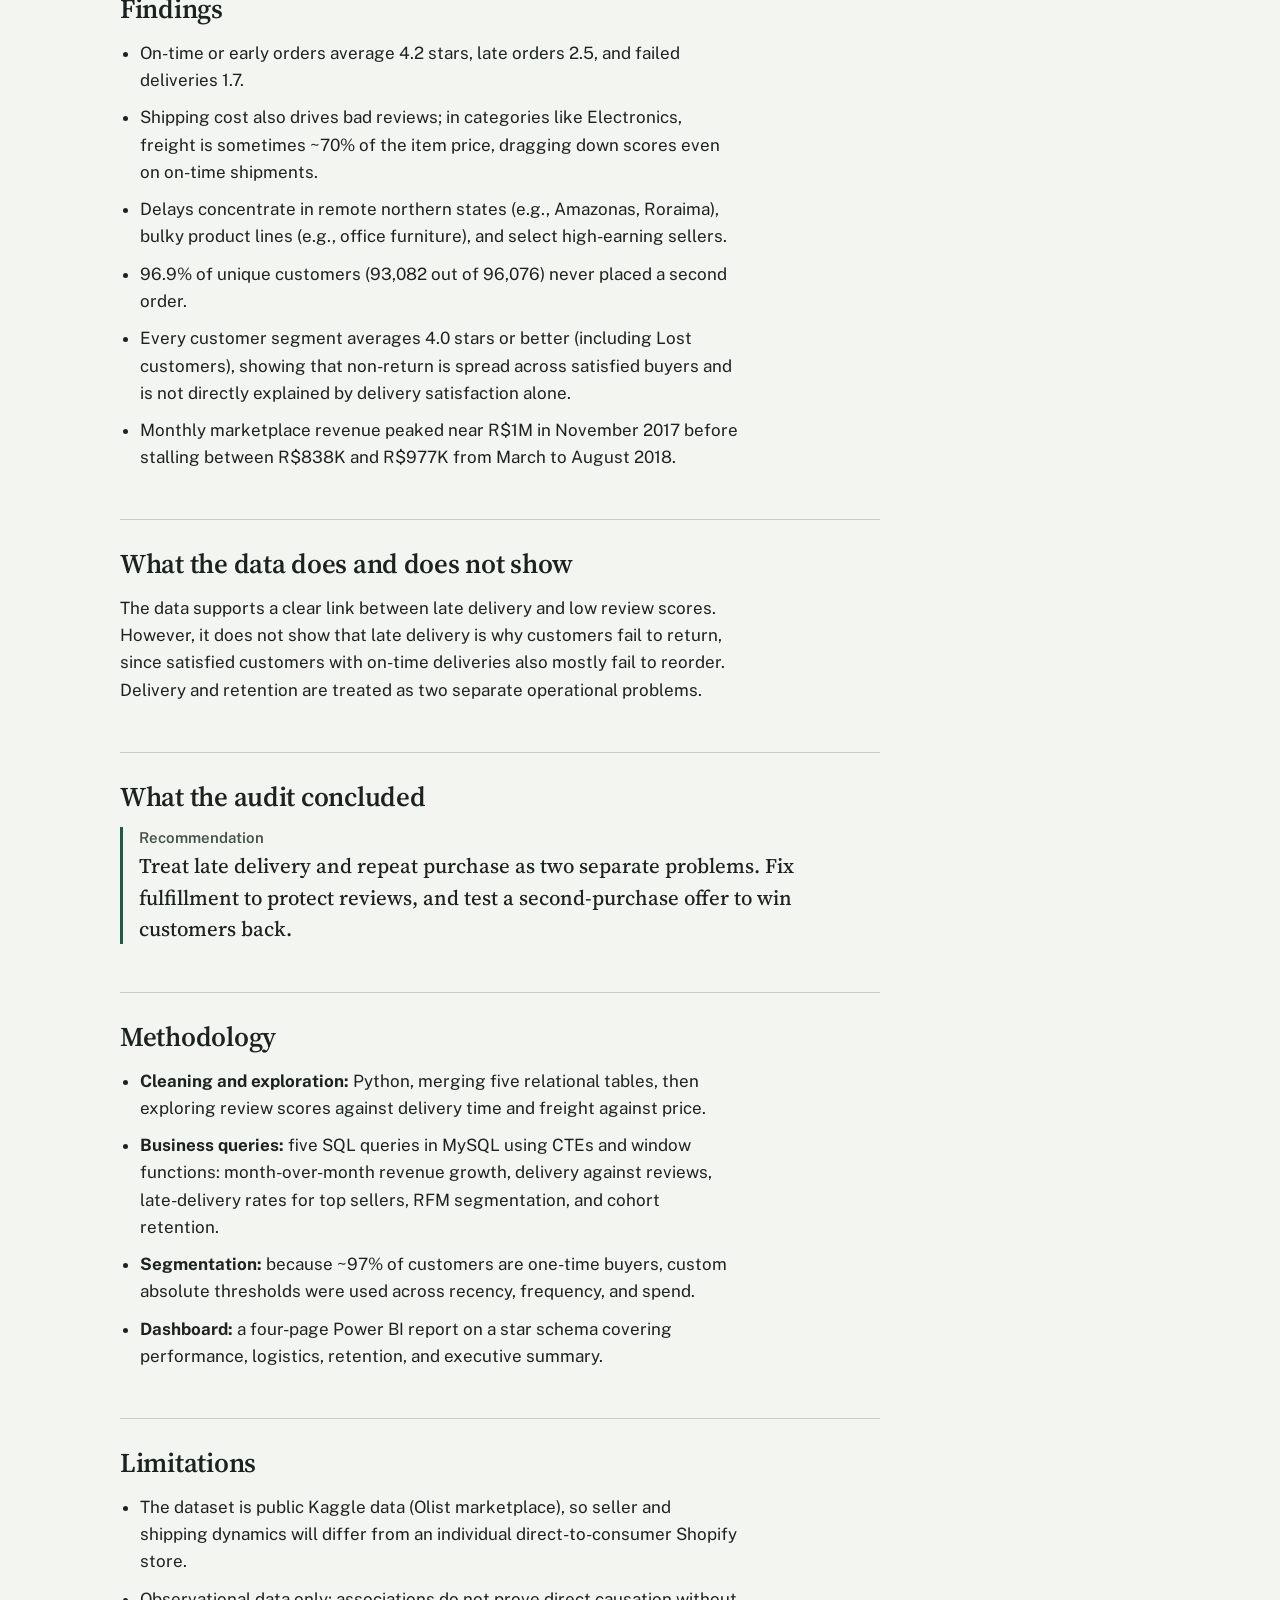
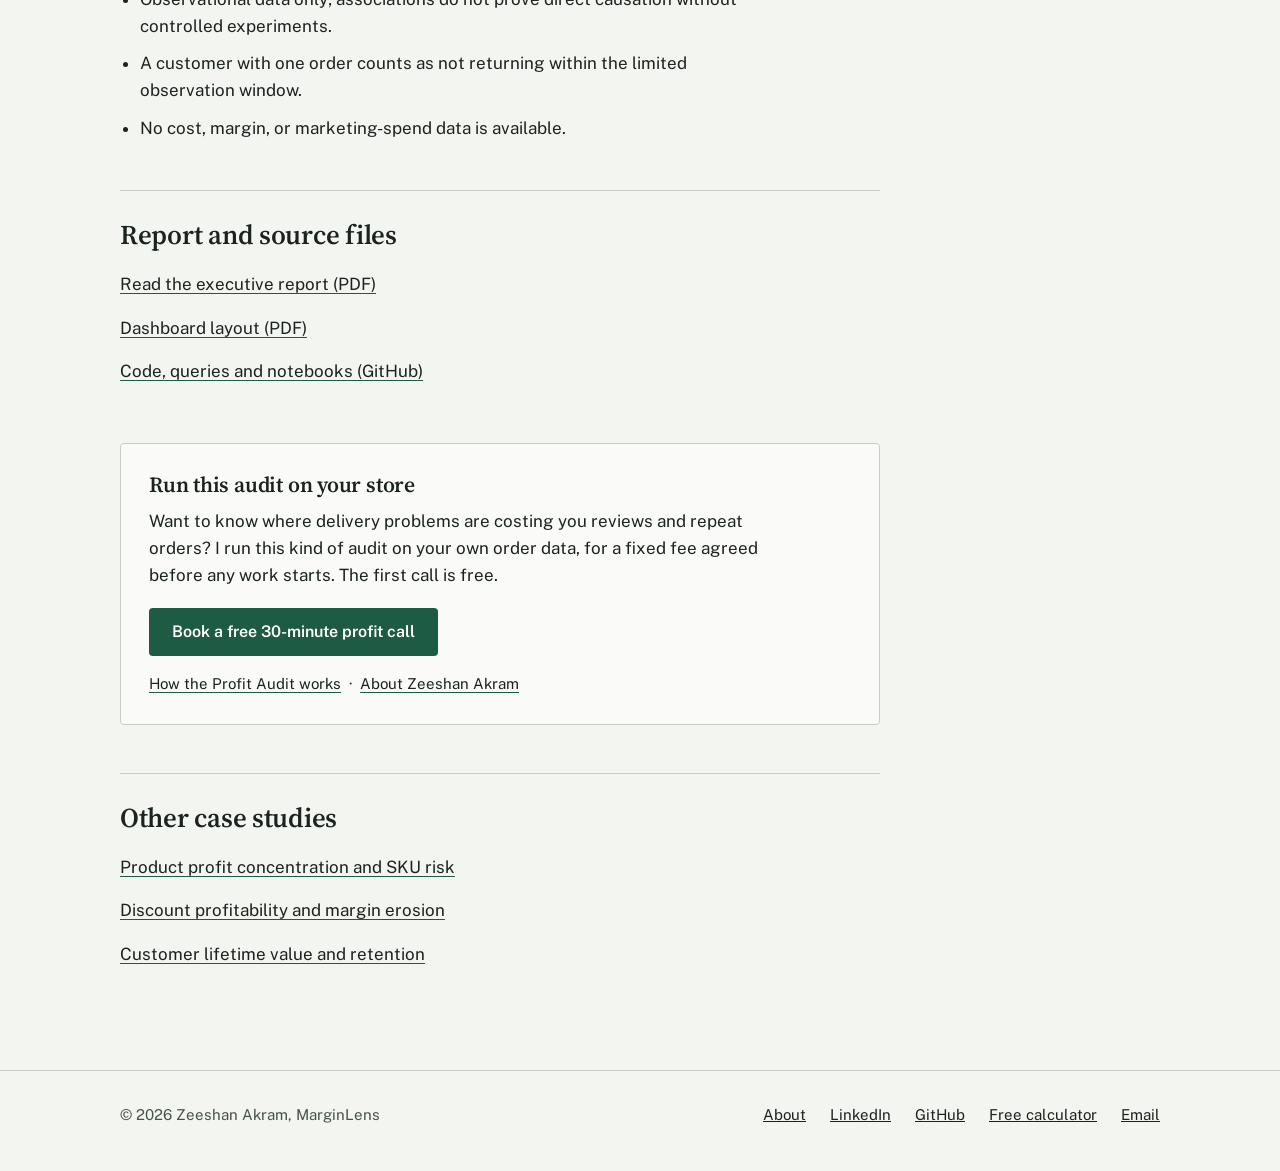
<file: case-studies/delivery-risk-churn.html>
<!DOCTYPE html>
<html lang="en" data-theme="light">
<head>
<meta charset="utf-8">
<meta name="viewport" content="width=device-width, initial-scale=1">
<title>Delivery Risk and Churn in E-commerce | MarginLens</title>
<meta name="description" content="Case study: late delivery cut review scores from 4.2 to 2.5 stars, and 96.9% of Olist customers never ordered again. What the data does and does not show.">
<meta name="author" content="Zeeshan Akram">
<meta name="robots" content="index, follow, max-image-preview:large">
<meta name="theme-color" content="#F3F5F0">
<link rel="canonical" href="https://zeeshan-portfolio-swart.vercel.app/case-studies/delivery-risk-churn.html">

<meta property="og:type" content="article">
<meta property="og:site_name" content="MarginLens">
<meta property="og:title" content="Delivery Risk and Churn in E-commerce | MarginLens">
<meta property="og:description" content="Case study: late delivery cut review scores from 4.2 to 2.5 stars, and 96.9% of Olist customers never ordered again. What the data does and does not show.">
<meta property="og:url" content="https://zeeshan-portfolio-swart.vercel.app/case-studies/delivery-risk-churn.html">
<meta property="og:image" content="https://zeeshan-portfolio-swart.vercel.app/assets/images/olist_churn_diagnosis.png">

<link rel="icon" href="../assets/images/favicon.ico">

<script>
/* Apply a saved theme before first paint. Light is the default. */
try{var t=localStorage.getItem('ml-theme');if(t==='dark'||t==='light'){document.documentElement.setAttribute('data-theme',t);}}catch(e){}
</script>

<!-- Google Analytics (same two measurement IDs as the homepage) -->
<script async src="https://www.googletagmanager.com/gtag/js?id=G-68RPSGRBEM"></script>
<script>
  window.dataLayer=window.dataLayer||[];
  function gtag(){dataLayer.push(arguments);}
  gtag('js',new Date());gtag('config','G-68RPSGRBEM');
</script>
<script async src="https://www.googletagmanager.com/gtag/js?id=G-8W5T6W15X7"></script>
<script>
  gtag('config','G-8W5T6W15X7');
</script>

<link rel="preconnect" href="https://fonts.googleapis.com">
<link rel="preconnect" href="https://fonts.gstatic.com" crossorigin>
<link href="https://fonts.googleapis.com/css2?family=Public+Sans:wght@400;500;600&family=Source+Serif+4:opsz,wght@8..60,500;8..60,600&display=swap" rel="stylesheet">
<link rel="stylesheet" href="../assets/css/subpages.css">

<script type="application/ld+json">
{
  "@context": "https://schema.org",
  "@graph": [
    {
      "@type": "Article",
      "@id": "https://zeeshan-portfolio-swart.vercel.app/case-studies/delivery-risk-churn.html#article",
      "headline": "Late deliveries hurt reviews, and 96.9% of customers never ordered again",
      "description": "Case study: late delivery cut review scores from 4.2 to 2.5 stars, and 96.9% of Olist customers never ordered again. What the data does and does not show.",
      "url": "https://zeeshan-portfolio-swart.vercel.app/case-studies/delivery-risk-churn.html",
      "mainEntityOfPage": "https://zeeshan-portfolio-swart.vercel.app/case-studies/delivery-risk-churn.html",
      "image": "https://zeeshan-portfolio-swart.vercel.app/assets/images/olist_churn_diagnosis.png",
      "dateModified": "2026-10-15",
      "author": {
        "@type": "Person",
        "@id": "https://zeeshan-portfolio-swart.vercel.app/about.html#person",
        "name": "Zeeshan Akram",
        "url": "https://zeeshan-portfolio-swart.vercel.app/about.html"
      },
      "publisher": {
        "@id": "https://zeeshan-portfolio-swart.vercel.app/#business"
      }
    },
    {
      "@type": "BreadcrumbList",
      "itemListElement": [
        {
          "@type": "ListItem",
          "position": 1,
          "name": "MarginLens",
          "item": "https://zeeshan-portfolio-swart.vercel.app/"
        },
        {
          "@type": "ListItem",
          "position": 2,
          "name": "Case studies",
          "item": "https://zeeshan-portfolio-swart.vercel.app/#case-studies"
        },
        {
          "@type": "ListItem",
          "position": 3,
          "name": "E-commerce delivery risk and churn",
          "item": "https://zeeshan-portfolio-swart.vercel.app/case-studies/delivery-risk-churn.html"
        }
      ]
    }
  ]
}
</script>
</head>

<body>
<a class="skip" href="#main">Skip to content</a>

<header class="site-header">
  <div class="wrap bar">
    <a class="brand" href="../" aria-label="MarginLens, home">MarginLens</a>
    <nav class="nav" id="site-nav" aria-label="Primary">
      <ul>
        <li><a href="../#case-studies">Case studies</a></li>
        <li><a href="../#audit">The audit</a></li>
        <li><a href="../about.html">About</a></li>
        <li><a href="../#faq">FAQ</a></li>
        <li><a href="../#contact">Contact</a></li>
      </ul>
      <a class="btn btn-primary btn-sm" href="https://calendly.com/zeeshanakram/data-diagnostic" target="_blank" rel="noopener noreferrer" data-cta="nav">Book a call</a>
    </nav>
    <button class="icon-btn" id="theme-toggle" type="button" aria-label="Switch to dark theme">
      <svg class="i-sun" viewBox="0 0 24 24" aria-hidden="true"><circle cx="12" cy="12" r="4"/><path d="M12 2v2M12 20v2M4.9 4.9l1.4 1.4M17.7 17.7l1.4 1.4M2 12h2M20 12h2M4.9 19.1l1.4-1.4M17.7 6.3l1.4-1.4"/></svg>
      <svg class="i-moon" viewBox="0 0 24 24" aria-hidden="true"><path d="M21 12.8A9 9 0 1 1 11.2 3a7 7 0 0 0 9.8 9.8z"/></svg>
    </button>
    <button class="icon-btn menu-btn" id="menu-btn" type="button" aria-expanded="false" aria-controls="site-nav" aria-label="Open menu">
      <svg viewBox="0 0 24 24" aria-hidden="true"><path d="M4 7h16M4 12h16M4 17h16"/></svg>
    </button>
  </div>
</header>

<main id="main">
<div class="wrap page">
<article class="article">
<p class="crumbs"><a href="../#case-studies">Case studies</a> / E-commerce delivery risk and churn</p>
<h1>Late deliveries hurt reviews, and 96.9% of customers never ordered again</h1>
<p class="case-meta">Olist churn root-cause investigation. Public dataset from Kaggle: 113,425 Brazilian marketplace orders. Python, MySQL, and Power BI.</p>
<p class="byline">By <a class="tlink" href="../about.html">Zeeshan Akram</a>, founder of MarginLens.</p>
<figure class="page-img"><img src="../assets/images/olist_churn_diagnosis.png" alt="Charts from the Olist churn investigation linking late delivery to low reviews and no repeat purchase" decoding="async"></figure>
<h2 class="first">The question</h2>
<p>Revenue at this marketplace stopped growing in mid-2018. This investigation looks at why, through two questions: how much delivery performance affects customer satisfaction, and how many customers come back after a first order.</p>
<h2>The numbers</h2>
<ul class="ledger">
<li><span class="what">Customers who never placed a second order<span class="basis">Observed in the data</span></span><span class="fig">96.9%</span></li>
<li><span class="what">Average review score: on-time vs late orders<span class="basis">Observed in the data</span></span><span class="fig">4.2 vs 2.5</span></li>
<li><span class="what">November 2017 customers who bought again in December<span class="basis">Observed in the data</span></span><span class="fig">40 of 7,060</span></li>
</ul>
<p class="note">Observed figures are measured directly in the dataset. Modeled figures are what-ifs built from it, not savings or forecasts.</p>
<h2>Findings</h2>
<ul class="bul">
<li>On-time or early orders average 4.2 stars, late orders 2.5, and failed deliveries 1.7.</li>
<li>Shipping cost also drives bad reviews; in categories like Electronics, freight is sometimes ~70% of the item price, dragging down scores even on on-time shipments.</li>
<li>Delays concentrate in remote northern states (e.g., Amazonas, Roraima), bulky product lines (e.g., office furniture), and select high-earning sellers.</li>
<li>96.9% of unique customers (93,082 out of 96,076) never placed a second order.</li>
<li>Every customer segment averages 4.0 stars or better (including Lost customers), showing that non-return is spread across satisfied buyers and is not directly explained by delivery satisfaction alone.</li>
<li>Monthly marketplace revenue peaked near R$1M in November 2017 before stalling between R$838K and R$977K from March to August 2018.</li>
</ul>
<h2>What the data does and does not show</h2>
<p>The data supports a clear link between late delivery and low review scores. However, it does not show that late delivery is why customers fail to return, since satisfied customers with on-time deliveries also mostly fail to reorder. Delivery and retention are treated as two separate operational problems.</p>
<h2>What the audit concluded</h2>
<p class="conclusion"><strong>Recommendation</strong>Treat late delivery and repeat purchase as two separate problems. Fix fulfillment to protect reviews, and test a second-purchase offer to win customers back.</p>
<h2>Methodology</h2>
<ul class="bul">
<li><strong>Cleaning and exploration:</strong> Python, merging five relational tables, then exploring review scores against delivery time and freight against price.</li>
<li><strong>Business queries:</strong> five SQL queries in MySQL using CTEs and window functions: month-over-month revenue growth, delivery against reviews, late-delivery rates for top sellers, RFM segmentation, and cohort retention.</li>
<li><strong>Segmentation:</strong> because ~97% of customers are one-time buyers, custom absolute thresholds were used across recency, frequency, and spend.</li>
<li><strong>Dashboard:</strong> a four-page Power BI report on a star schema covering performance, logistics, retention, and executive summary.</li>
</ul>
<h2>Limitations</h2>
<ul class="bul">
<li>The dataset is public Kaggle data (Olist marketplace), so seller and shipping dynamics will differ from an individual direct-to-consumer Shopify store.</li>
<li>Observational data only; associations do not prove direct causation without controlled experiments.</li>
<li>A customer with one order counts as not returning within the limited observation window.</li>
<li>No cost, margin, or marketing-spend data is available.</li>
</ul>
<h2>Report and source files</h2>
<ul class="doc-links">
<li><a class="tlink" href="https://drive.google.com/file/d/1-P2zMYFIMBRqG1QQpBZD-xIuOoKKe7XJ/view?usp=sharing" target="_blank" rel="noopener noreferrer">Read the executive report (PDF)</a></li>
<li><a class="tlink" href="https://github.com/zeeshan-akram-ds/Olist-ECommerce-Analysis/blob/master/powerbi_dashboard/report/Olist_E-Commerce_Dashboard.pdf" target="_blank" rel="noopener noreferrer">Dashboard layout (PDF)</a></li>
<li><a class="tlink" href="https://github.com/zeeshan-akram-ds/Olist-ECommerce-Analysis" target="_blank" rel="noopener noreferrer">Code, queries and notebooks (GitHub)</a></li>
</ul>
<div class="cta-box">
<h2>Run this audit on your store</h2>
<p>Want to know where delivery problems are costing you reviews and repeat orders? I run this kind of audit on your own order data, for a fixed fee agreed before any work starts. The first call is free.</p>
<a class="btn btn-primary" href="https://calendly.com/zeeshanakram/data-diagnostic" target="_blank" rel="noopener noreferrer" data-cta="case-delivery-risk-churn">Book a free 30-minute profit call</a>
<p class="links"><a class="tlink" href="../#audit">How the Profit Audit works</a> &nbsp;&middot;&nbsp; <a class="tlink" href="../about.html">About Zeeshan Akram</a></p>
</div>
<h2>Other case studies</h2>
<ul class="related">
<li><a class="tlink" href="product-profit-concentration.html">Product profit concentration and SKU risk</a></li>
<li><a class="tlink" href="discount-profitability.html">Discount profitability and margin erosion</a></li>
<li><a class="tlink" href="customer-lifetime-value.html">Customer lifetime value and retention</a></li>
</ul>
</article>
</div>
</main>

<footer class="site-footer">
  <div class="wrap foot">
    <p>&copy; 2026 Zeeshan Akram, MarginLens</p>
    <ul>
      <li><a href="../about.html">About</a></li>
      <li><a href="https://www.linkedin.com/in/zeeshan-akram-ds/" target="_blank" rel="noopener noreferrer">LinkedIn</a></li>
      <li><a href="https://github.com/zeeshan-akram-ds" target="_blank" rel="noopener noreferrer">GitHub</a></li>
      <li><a href="../tools/profit-calculator.html">Free calculator</a></li>
      <li><a href="mailto:zeeshanakram1704@gmail.com">Email</a></li>
    </ul>
  </div>
</footer>

<script src="../assets/js/subpages.js"></script>
</body>
</html>
</file>
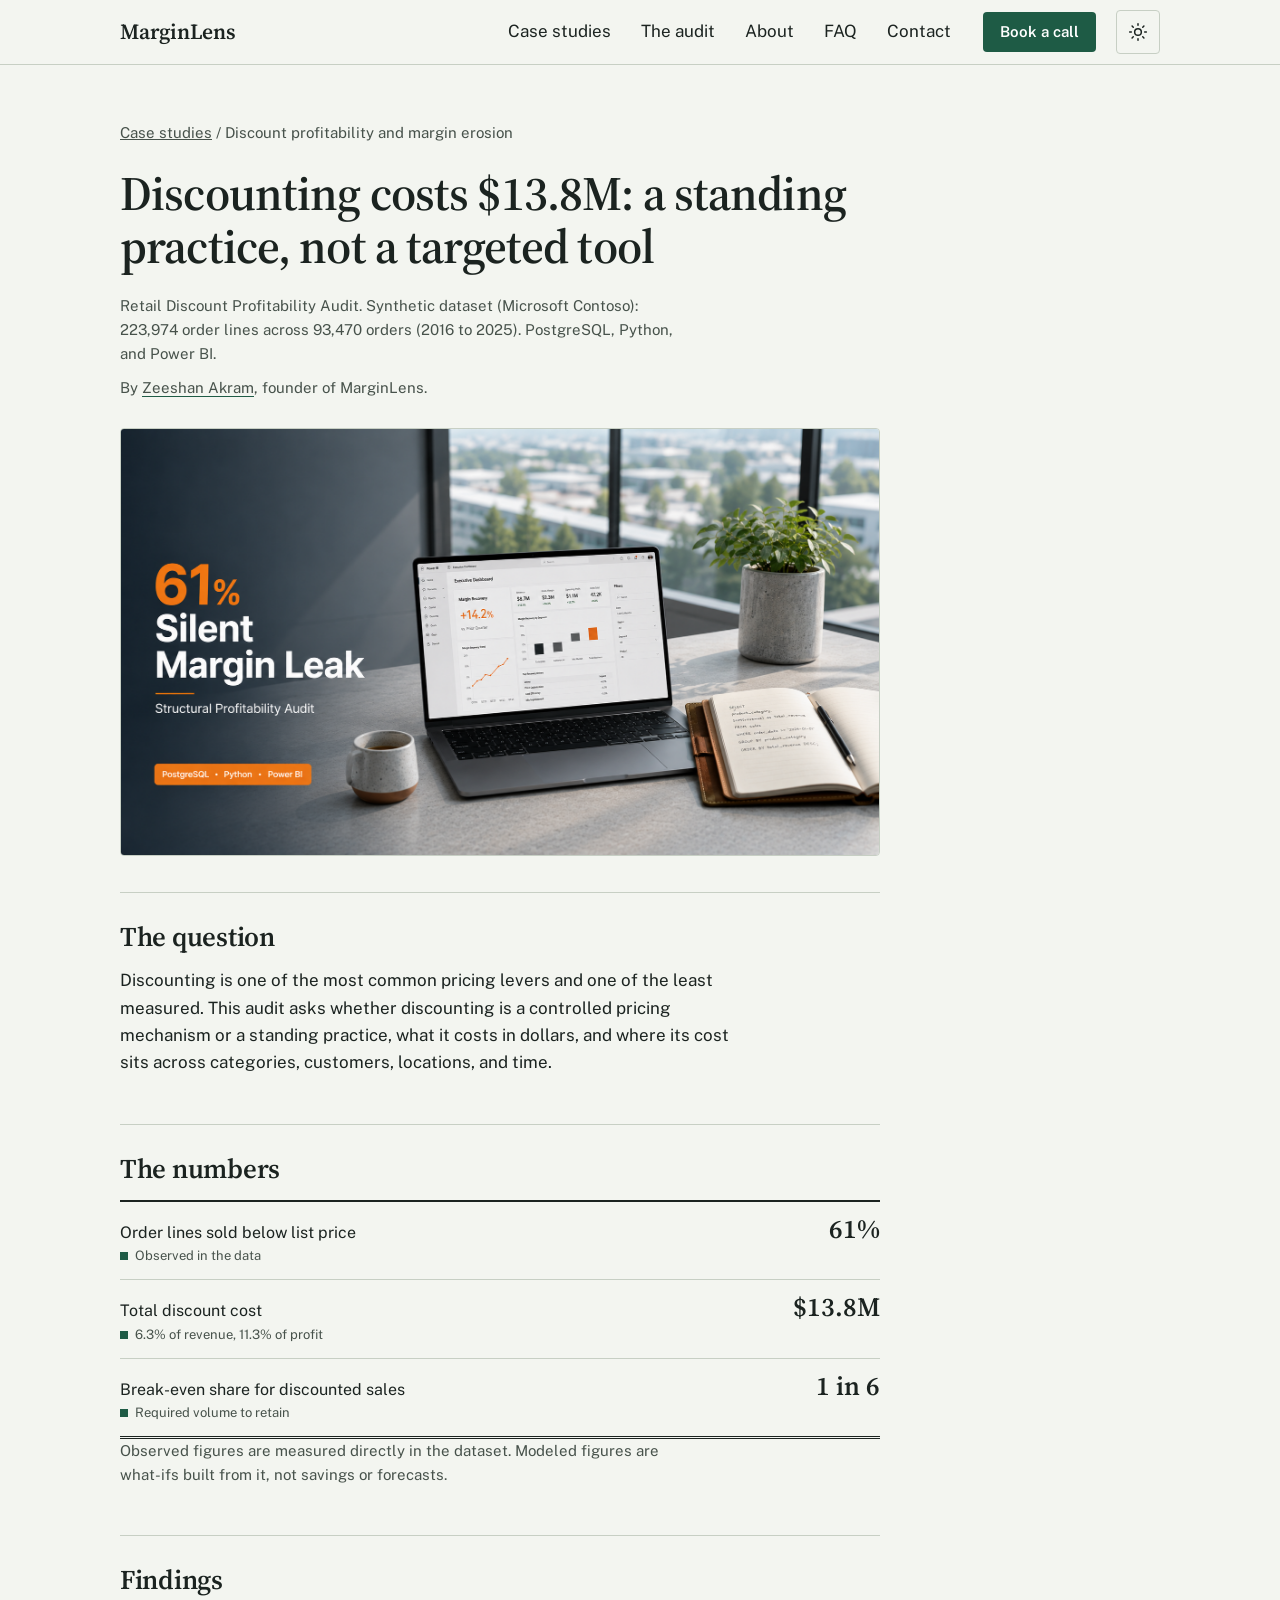
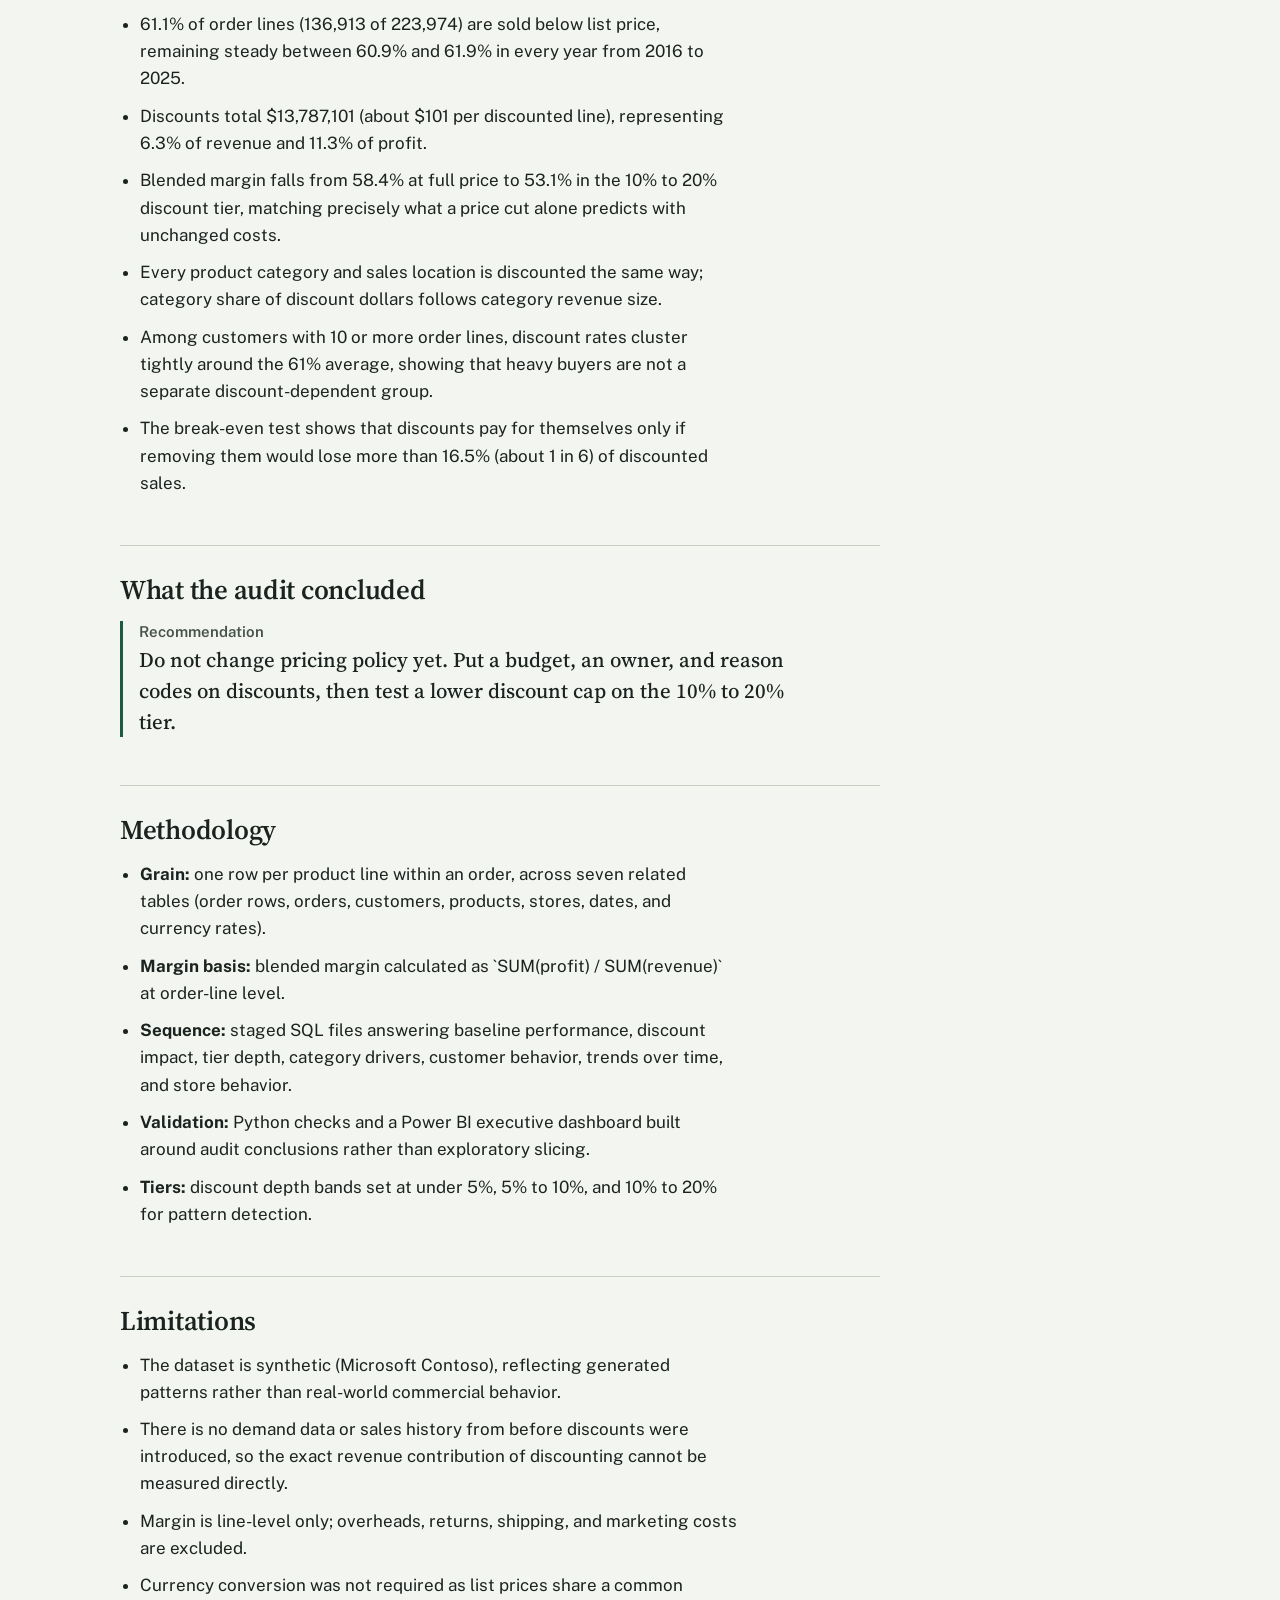
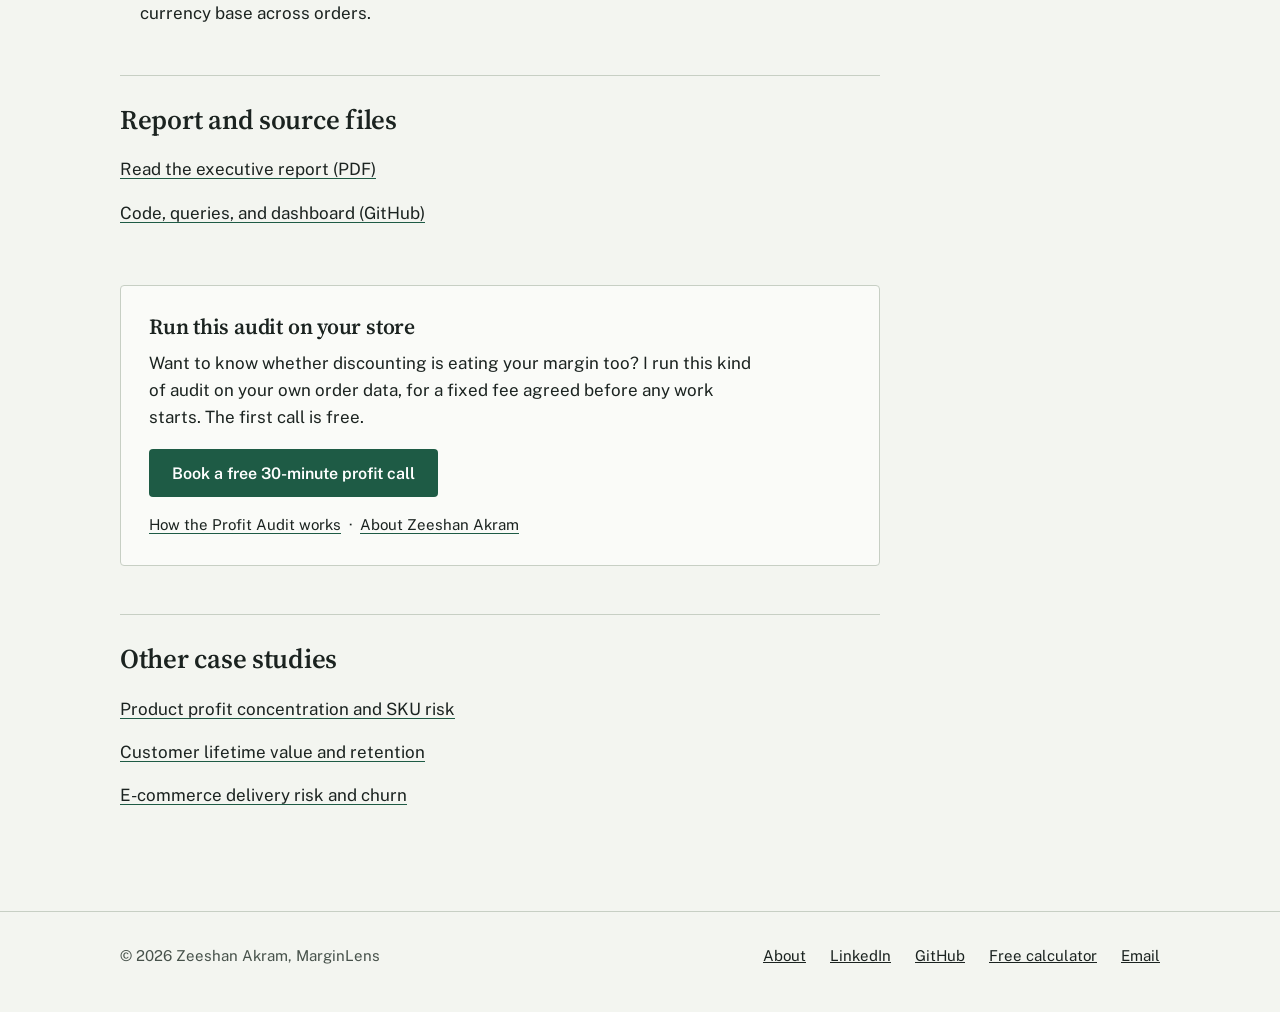
<file: case-studies/discount-profitability.html>
<!DOCTYPE html>
<html lang="en" data-theme="light">
<head>
<meta charset="utf-8">
<meta name="viewport" content="width=device-width, initial-scale=1">
<title>Discount Profitability and Margin Erosion | MarginLens</title>
<meta name="description" content="Case study: 61% of order lines were discounted, costing $13.8M, with a 1-in-6 break-even threshold. How the discount audit worked and what it concluded.">
<meta name="author" content="Zeeshan Akram">
<meta name="robots" content="index, follow, max-image-preview:large">
<meta name="theme-color" content="#F3F5F0">
<link rel="canonical" href="https://zeeshan-portfolio-swart.vercel.app/case-studies/discount-profitability.html">

<meta property="og:type" content="article">
<meta property="og:site_name" content="MarginLens">
<meta property="og:title" content="Discount Profitability and Margin Erosion | MarginLens">
<meta property="og:description" content="Case study: 61% of order lines were discounted, costing $13.8M, with a 1-in-6 break-even threshold. How the discount audit worked and what it concluded.">
<meta property="og:url" content="https://zeeshan-portfolio-swart.vercel.app/case-studies/discount-profitability.html">
<meta property="og:image" content="https://zeeshan-portfolio-swart.vercel.app/assets/images/project_6.png">

<link rel="icon" href="../assets/images/favicon.ico">

<script>
/* Apply a saved theme before first paint. Light is the default. */
try{var t=localStorage.getItem('ml-theme');if(t==='dark'||t==='light'){document.documentElement.setAttribute('data-theme',t);}}catch(e){}
</script>

<!-- Google Analytics (same two measurement IDs as the homepage) -->
<script async src="https://www.googletagmanager.com/gtag/js?id=G-68RPSGRBEM"></script>
<script>
  window.dataLayer=window.dataLayer||[];
  function gtag(){dataLayer.push(arguments);}
  gtag('js',new Date());gtag('config','G-68RPSGRBEM');
</script>
<script async src="https://www.googletagmanager.com/gtag/js?id=G-8W5T6W15X7"></script>
<script>
  gtag('config','G-8W5T6W15X7');
</script>

<link rel="preconnect" href="https://fonts.googleapis.com">
<link rel="preconnect" href="https://fonts.gstatic.com" crossorigin>
<link href="https://fonts.googleapis.com/css2?family=Public+Sans:wght@400;500;600&family=Source+Serif+4:opsz,wght@8..60,500;8..60,600&display=swap" rel="stylesheet">
<link rel="stylesheet" href="../assets/css/subpages.css">

<script type="application/ld+json">
{
  "@context": "https://schema.org",
  "@graph": [
    {
      "@type": "Article",
      "@id": "https://zeeshan-portfolio-swart.vercel.app/case-studies/discount-profitability.html#article",
      "headline": "Discounting costs $13.8M: a standing practice, not a targeted tool",
      "description": "Case study: 61% of order lines were discounted, costing $13.8M, with a 1-in-6 break-even threshold. How the discount audit worked and what it concluded.",
      "url": "https://zeeshan-portfolio-swart.vercel.app/case-studies/discount-profitability.html",
      "mainEntityOfPage": "https://zeeshan-portfolio-swart.vercel.app/case-studies/discount-profitability.html",
      "image": "https://zeeshan-portfolio-swart.vercel.app/assets/images/project_6.png",
      "dateModified": "2026-10-15",
      "author": {
        "@type": "Person",
        "@id": "https://zeeshan-portfolio-swart.vercel.app/about.html#person",
        "name": "Zeeshan Akram",
        "url": "https://zeeshan-portfolio-swart.vercel.app/about.html"
      },
      "publisher": {
        "@id": "https://zeeshan-portfolio-swart.vercel.app/#business"
      }
    },
    {
      "@type": "BreadcrumbList",
      "itemListElement": [
        {
          "@type": "ListItem",
          "position": 1,
          "name": "MarginLens",
          "item": "https://zeeshan-portfolio-swart.vercel.app/"
        },
        {
          "@type": "ListItem",
          "position": 2,
          "name": "Case studies",
          "item": "https://zeeshan-portfolio-swart.vercel.app/#case-studies"
        },
        {
          "@type": "ListItem",
          "position": 3,
          "name": "Discount profitability and margin erosion",
          "item": "https://zeeshan-portfolio-swart.vercel.app/case-studies/discount-profitability.html"
        }
      ]
    }
  ]
}
</script>
</head>

<body>
<a class="skip" href="#main">Skip to content</a>

<header class="site-header">
  <div class="wrap bar">
    <a class="brand" href="../" aria-label="MarginLens, home">MarginLens</a>
    <nav class="nav" id="site-nav" aria-label="Primary">
      <ul>
        <li><a href="../#case-studies">Case studies</a></li>
        <li><a href="../#audit">The audit</a></li>
        <li><a href="../about.html">About</a></li>
        <li><a href="../#faq">FAQ</a></li>
        <li><a href="../#contact">Contact</a></li>
      </ul>
      <a class="btn btn-primary btn-sm" href="https://calendly.com/zeeshanakram/data-diagnostic" target="_blank" rel="noopener noreferrer" data-cta="nav">Book a call</a>
    </nav>
    <button class="icon-btn" id="theme-toggle" type="button" aria-label="Switch to dark theme">
      <svg class="i-sun" viewBox="0 0 24 24" aria-hidden="true"><circle cx="12" cy="12" r="4"/><path d="M12 2v2M12 20v2M4.9 4.9l1.4 1.4M17.7 17.7l1.4 1.4M2 12h2M20 12h2M4.9 19.1l1.4-1.4M17.7 6.3l1.4-1.4"/></svg>
      <svg class="i-moon" viewBox="0 0 24 24" aria-hidden="true"><path d="M21 12.8A9 9 0 1 1 11.2 3a7 7 0 0 0 9.8 9.8z"/></svg>
    </button>
    <button class="icon-btn menu-btn" id="menu-btn" type="button" aria-expanded="false" aria-controls="site-nav" aria-label="Open menu">
      <svg viewBox="0 0 24 24" aria-hidden="true"><path d="M4 7h16M4 12h16M4 17h16"/></svg>
    </button>
  </div>
</header>

<main id="main">
<div class="wrap page">
<article class="article">
<p class="crumbs"><a href="../#case-studies">Case studies</a> / Discount profitability and margin erosion</p>
<h1>Discounting costs $13.8M: a standing practice, not a targeted tool</h1>
<p class="case-meta">Retail Discount Profitability Audit. Synthetic dataset (Microsoft Contoso): 223,974 order lines across 93,470 orders (2016 to 2025). PostgreSQL, Python, and Power BI.</p>
<p class="byline">By <a class="tlink" href="../about.html">Zeeshan Akram</a>, founder of MarginLens.</p>
<figure class="page-img"><img src="../assets/images/project_6.png" alt="Dashboard from the Retail Discount Profitability Audit comparing discounted and full-price profit" decoding="async"></figure>
<h2 class="first">The question</h2>
<p>Discounting is one of the most common pricing levers and one of the least measured. This audit asks whether discounting is a controlled pricing mechanism or a standing practice, what it costs in dollars, and where its cost sits across categories, customers, locations, and time.</p>
<h2>The numbers</h2>
<ul class="ledger">
<li><span class="what">Order lines sold below list price<span class="basis">Observed in the data</span></span><span class="fig">61%</span></li>
<li><span class="what">Total discount cost<span class="basis">6.3% of revenue, 11.3% of profit</span></span><span class="fig">$13.8M</span></li>
<li><span class="what">Break-even share for discounted sales<span class="basis">Required volume to retain</span></span><span class="fig">1 in 6</span></li>
</ul>
<p class="note">Observed figures are measured directly in the dataset. Modeled figures are what-ifs built from it, not savings or forecasts.</p>
<h2>Findings</h2>
<ul class="bul">
<li>61.1% of order lines (136,913 of 223,974) are sold below list price, remaining steady between 60.9% and 61.9% in every year from 2016 to 2025.</li>
<li>Discounts total $13,787,101 (about $101 per discounted line), representing 6.3% of revenue and 11.3% of profit.</li>
<li>Blended margin falls from 58.4% at full price to 53.1% in the 10% to 20% discount tier, matching precisely what a price cut alone predicts with unchanged costs.</li>
<li>Every product category and sales location is discounted the same way; category share of discount dollars follows category revenue size.</li>
<li>Among customers with 10 or more order lines, discount rates cluster tightly around the 61% average, showing that heavy buyers are not a separate discount-dependent group.</li>
<li>The break-even test shows that discounts pay for themselves only if removing them would lose more than 16.5% (about 1 in 6) of discounted sales.</li>
</ul>
<h2>What the audit concluded</h2>
<p class="conclusion"><strong>Recommendation</strong>Do not change pricing policy yet. Put a budget, an owner, and reason codes on discounts, then test a lower discount cap on the 10% to 20% tier.</p>
<h2>Methodology</h2>
<ul class="bul">
<li><strong>Grain:</strong> one row per product line within an order, across seven related tables (order rows, orders, customers, products, stores, dates, and currency rates).</li>
<li><strong>Margin basis:</strong> blended margin calculated as `SUM(profit) / SUM(revenue)` at order-line level.</li>
<li><strong>Sequence:</strong> staged SQL files answering baseline performance, discount impact, tier depth, category drivers, customer behavior, trends over time, and store behavior.</li>
<li><strong>Validation:</strong> Python checks and a Power BI executive dashboard built around audit conclusions rather than exploratory slicing.</li>
<li><strong>Tiers:</strong> discount depth bands set at under 5%, 5% to 10%, and 10% to 20% for pattern detection.</li>
</ul>
<h2>Limitations</h2>
<ul class="bul">
<li>The dataset is synthetic (Microsoft Contoso), reflecting generated patterns rather than real-world commercial behavior.</li>
<li>There is no demand data or sales history from before discounts were introduced, so the exact revenue contribution of discounting cannot be measured directly.</li>
<li>Margin is line-level only; overheads, returns, shipping, and marketing costs are excluded.</li>
<li>Currency conversion was not required as list prices share a common currency base across orders.</li>
</ul>
<h2>Report and source files</h2>
<ul class="doc-links">
<li><a class="tlink" href="https://drive.google.com/file/d/1GW9LDasva1gpNqN_cuVRF_R0dygmD-s9/view?usp=sharing" target="_blank" rel="noopener noreferrer">Read the executive report (PDF)</a></li>
<li><a class="tlink" href="https://github.com/zeeshan-akram-ds/retail-discount-profitability-audit" target="_blank" rel="noopener noreferrer">Code, queries, and dashboard (GitHub)</a></li>
</ul>
<div class="cta-box">
<h2>Run this audit on your store</h2>
<p>Want to know whether discounting is eating your margin too? I run this kind of audit on your own order data, for a fixed fee agreed before any work starts. The first call is free.</p>
<a class="btn btn-primary" href="https://calendly.com/zeeshanakram/data-diagnostic" target="_blank" rel="noopener noreferrer" data-cta="case-discount-profitability">Book a free 30-minute profit call</a>
<p class="links"><a class="tlink" href="../#audit">How the Profit Audit works</a> &nbsp;&middot;&nbsp; <a class="tlink" href="../about.html">About Zeeshan Akram</a></p>
</div>
<h2>Other case studies</h2>
<ul class="related">
<li><a class="tlink" href="product-profit-concentration.html">Product profit concentration and SKU risk</a></li>
<li><a class="tlink" href="customer-lifetime-value.html">Customer lifetime value and retention</a></li>
<li><a class="tlink" href="delivery-risk-churn.html">E-commerce delivery risk and churn</a></li>
</ul>
</article>
</div>
</main>

<footer class="site-footer">
  <div class="wrap foot">
    <p>&copy; 2026 Zeeshan Akram, MarginLens</p>
    <ul>
      <li><a href="../about.html">About</a></li>
      <li><a href="https://www.linkedin.com/in/zeeshan-akram-ds/" target="_blank" rel="noopener noreferrer">LinkedIn</a></li>
      <li><a href="https://github.com/zeeshan-akram-ds" target="_blank" rel="noopener noreferrer">GitHub</a></li>
      <li><a href="../tools/profit-calculator.html">Free calculator</a></li>
      <li><a href="mailto:zeeshanakram1704@gmail.com">Email</a></li>
    </ul>
  </div>
</footer>

<script src="../assets/js/subpages.js"></script>
</body>
</html>
</file>
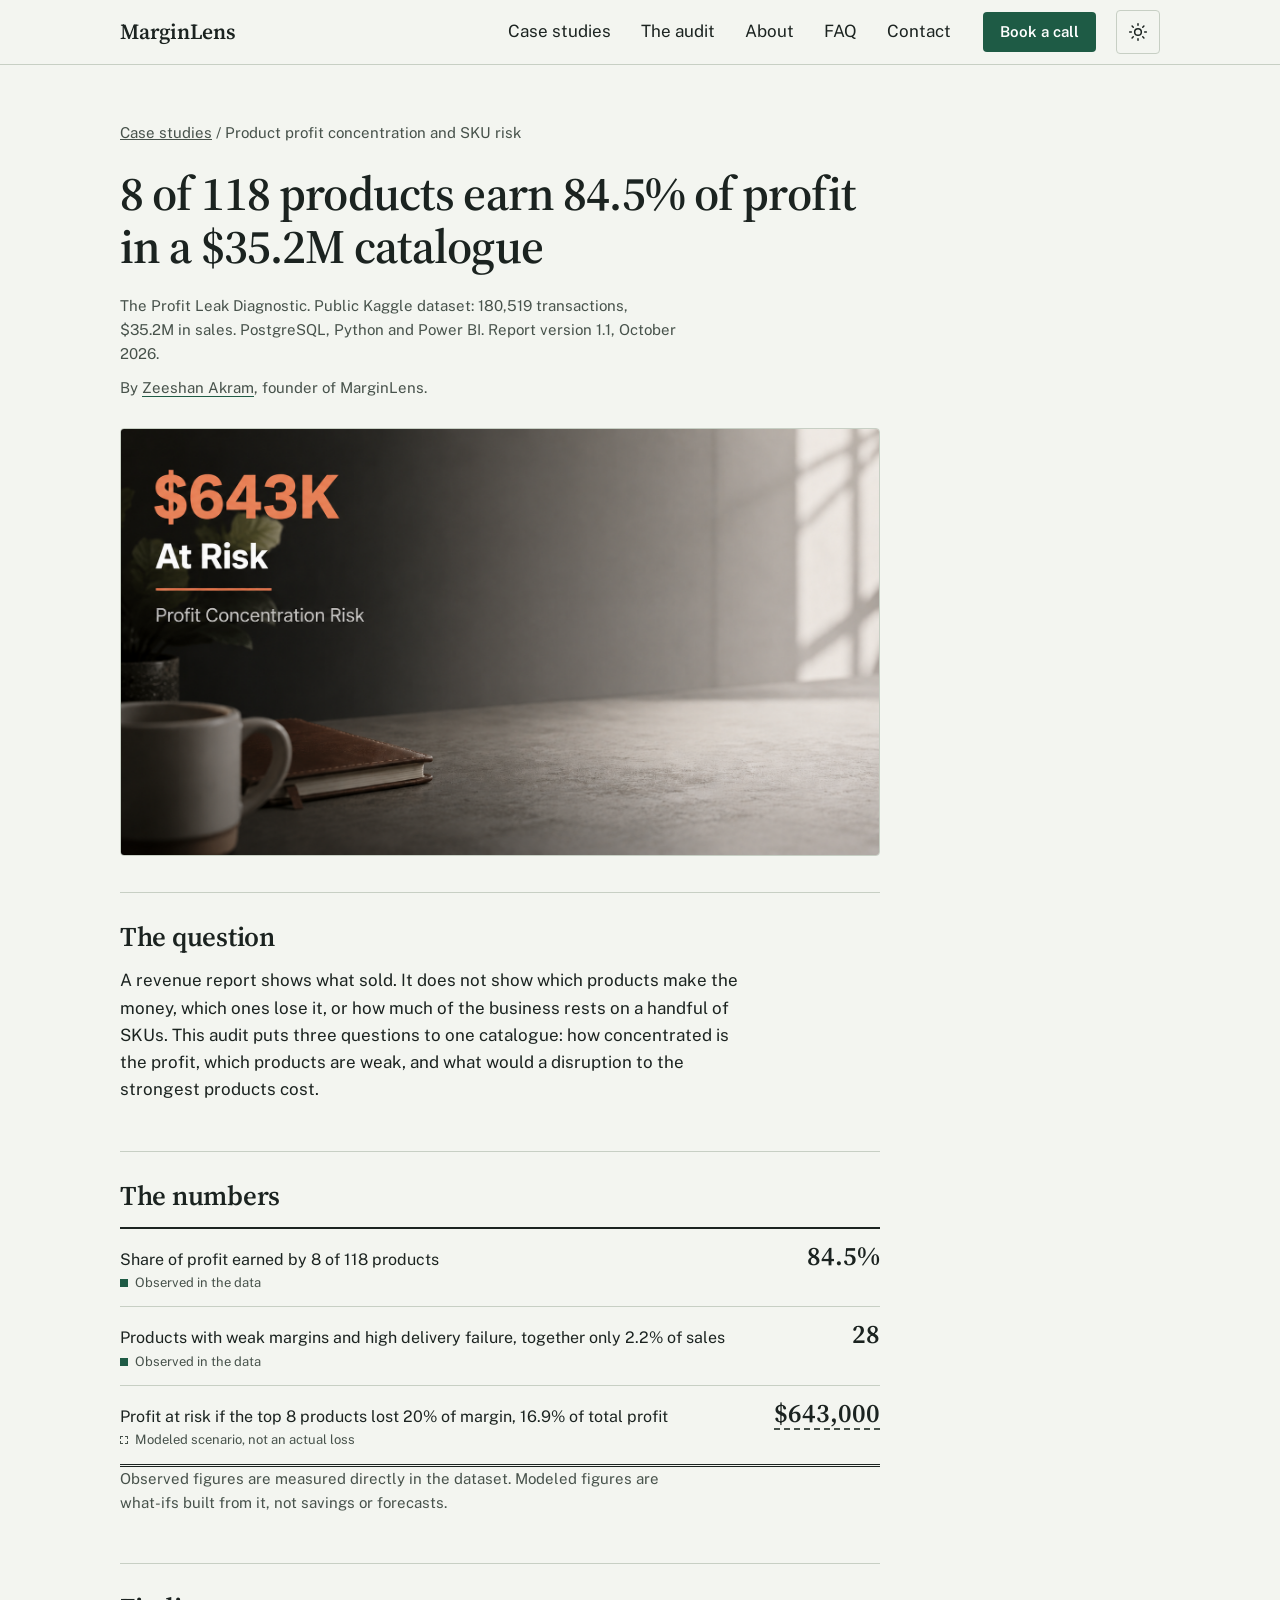
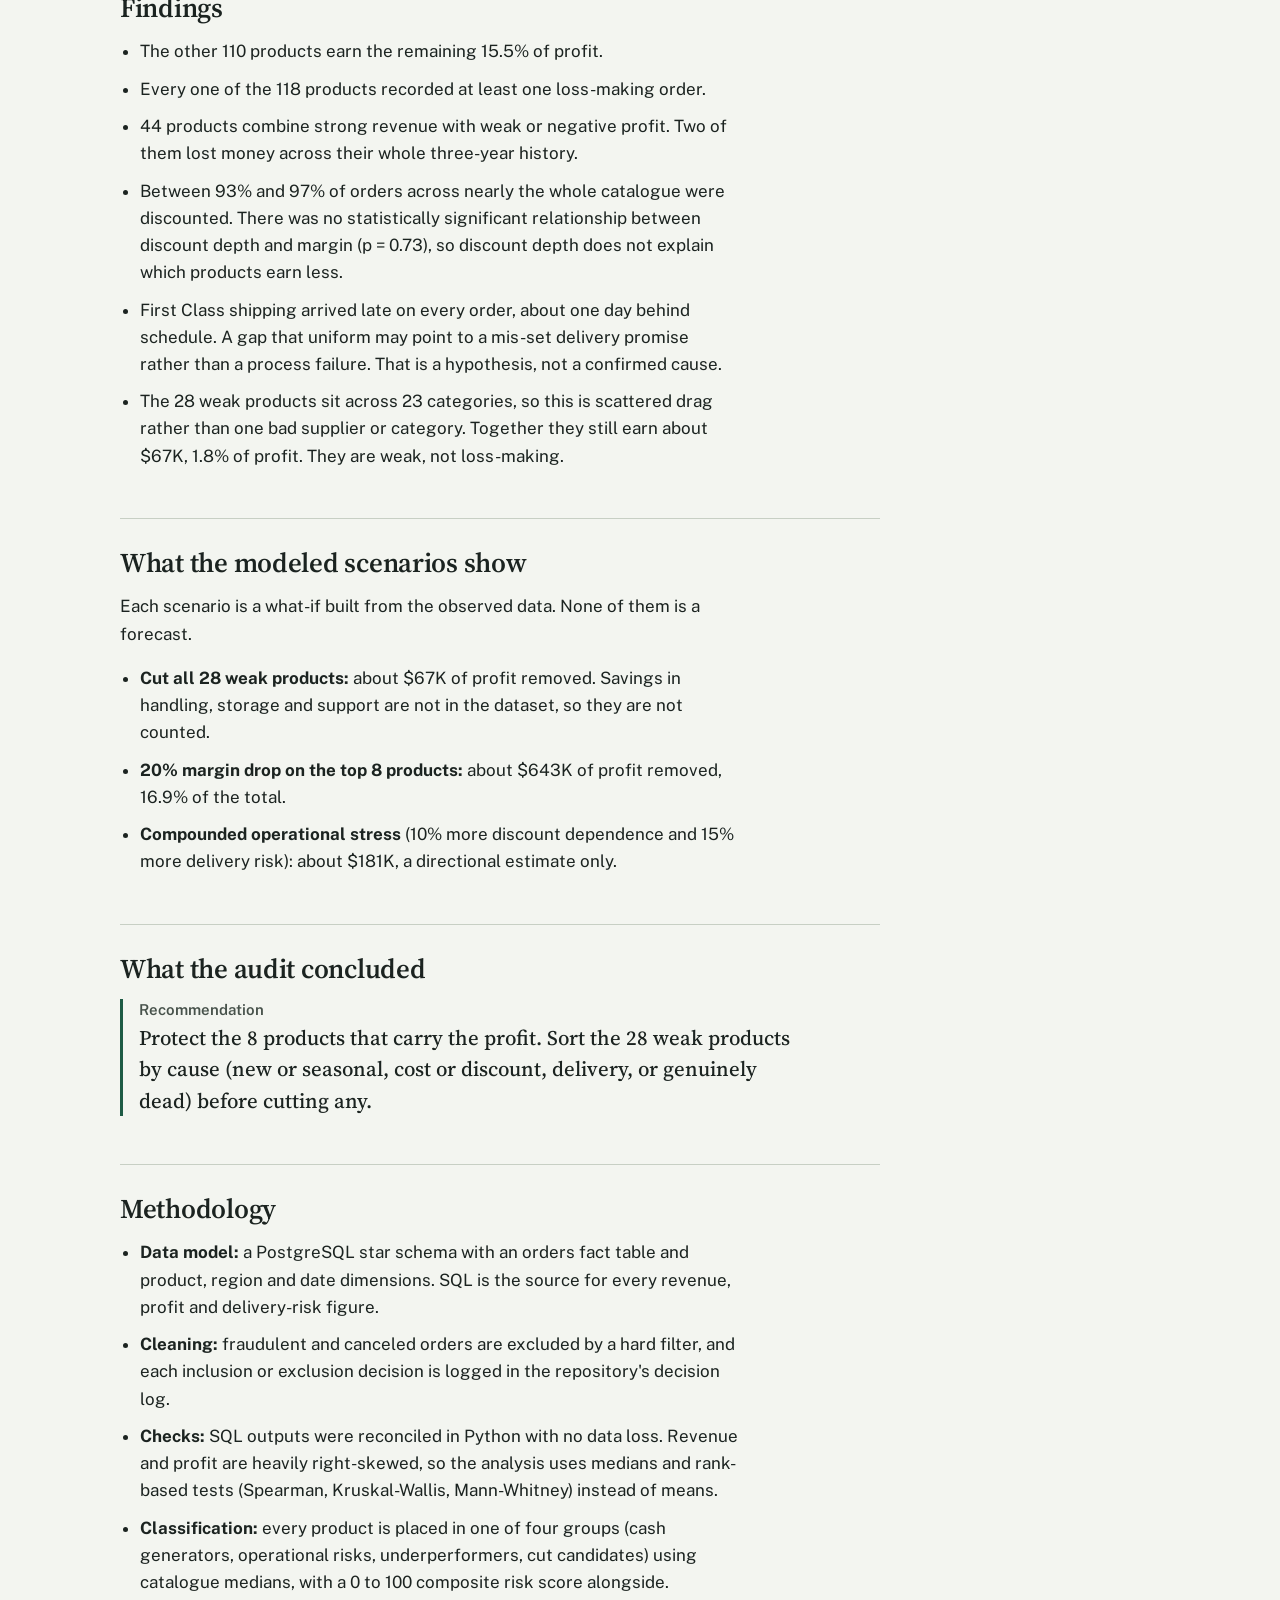
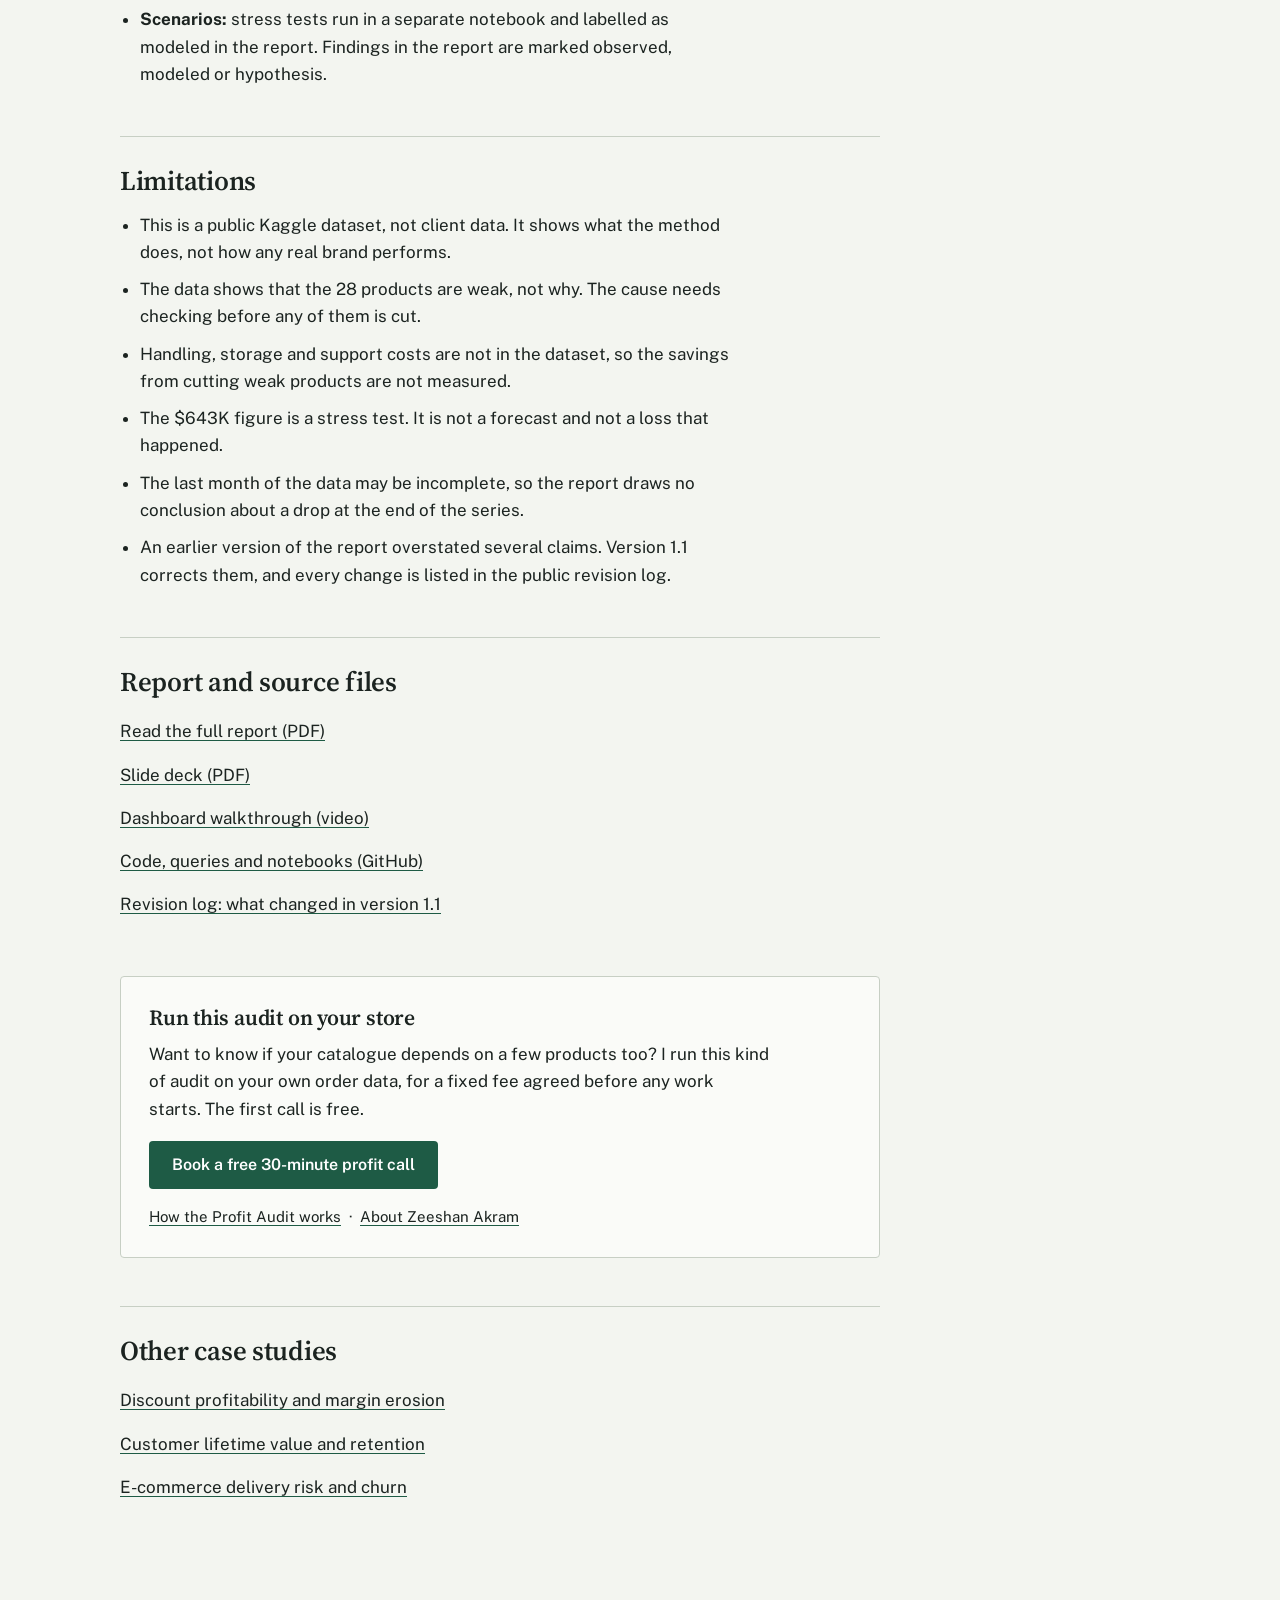
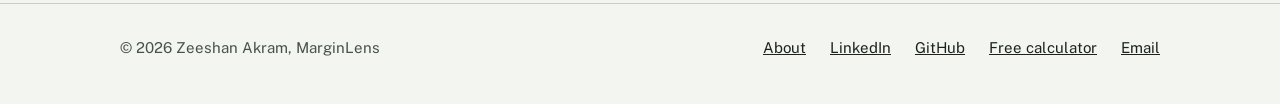
<file: case-studies/product-profit-concentration.html>
<!DOCTYPE html>
<html lang="en" data-theme="light">
<head>
<meta charset="utf-8">
<meta name="viewport" content="width=device-width, initial-scale=1">
<title>Product Profit Concentration and SKU Risk | MarginLens</title>
<meta name="description" content="Case study: 8 of 118 products earn 84.5% of profit in a $35.2M catalogue. How profit concentration and SKU risk were tested, and what to do about weak products.">
<meta name="author" content="Zeeshan Akram">
<meta name="robots" content="index, follow, max-image-preview:large">
<meta name="theme-color" content="#F3F5F0">
<link rel="canonical" href="https://zeeshan-portfolio-swart.vercel.app/case-studies/product-profit-concentration.html">

<meta property="og:type" content="article">
<meta property="og:site_name" content="MarginLens">
<meta property="og:title" content="Product Profit Concentration and SKU Risk | MarginLens">
<meta property="og:description" content="Case study: 8 of 118 products earn 84.5% of profit in a $35.2M catalogue. How profit concentration and SKU risk were tested, and what to do about weak products.">
<meta property="og:url" content="https://zeeshan-portfolio-swart.vercel.app/case-studies/product-profit-concentration.html">
<meta property="og:image" content="https://zeeshan-portfolio-swart.vercel.app/assets/images/project_7.png">

<link rel="icon" href="../assets/images/favicon.ico">

<script>
/* Apply a saved theme before first paint. Light is the default. */
try{var t=localStorage.getItem('ml-theme');if(t==='dark'||t==='light'){document.documentElement.setAttribute('data-theme',t);}}catch(e){}
</script>

<!-- Google Analytics (same two measurement IDs as the homepage) -->
<script async src="https://www.googletagmanager.com/gtag/js?id=G-68RPSGRBEM"></script>
<script>
  window.dataLayer=window.dataLayer||[];
  function gtag(){dataLayer.push(arguments);}
  gtag('js',new Date());gtag('config','G-68RPSGRBEM');
</script>
<script async src="https://www.googletagmanager.com/gtag/js?id=G-8W5T6W15X7"></script>
<script>
  gtag('config','G-8W5T6W15X7');
</script>

<link rel="preconnect" href="https://fonts.googleapis.com">
<link rel="preconnect" href="https://fonts.gstatic.com" crossorigin>
<link href="https://fonts.googleapis.com/css2?family=Public+Sans:wght@400;500;600&family=Source+Serif+4:opsz,wght@8..60,500;8..60,600&display=swap" rel="stylesheet">
<link rel="stylesheet" href="../assets/css/subpages.css">

<script type="application/ld+json">
{
  "@context": "https://schema.org",
  "@graph": [
    {
      "@type": "Article",
      "@id": "https://zeeshan-portfolio-swart.vercel.app/case-studies/product-profit-concentration.html#article",
      "headline": "8 of 118 products earn 84.5% of profit in a $35.2M catalogue",
      "description": "Case study: 8 of 118 products earn 84.5% of profit in a $35.2M catalogue. How profit concentration and SKU risk were tested, and what to do about weak products.",
      "url": "https://zeeshan-portfolio-swart.vercel.app/case-studies/product-profit-concentration.html",
      "mainEntityOfPage": "https://zeeshan-portfolio-swart.vercel.app/case-studies/product-profit-concentration.html",
      "image": "https://zeeshan-portfolio-swart.vercel.app/assets/images/project_7.png",
      "dateModified": "2026-10-12",
      "author": {
        "@type": "Person",
        "@id": "https://zeeshan-portfolio-swart.vercel.app/about.html#person",
        "name": "Zeeshan Akram",
        "url": "https://zeeshan-portfolio-swart.vercel.app/about.html"
      },
      "publisher": {
        "@id": "https://zeeshan-portfolio-swart.vercel.app/#business"
      }
    },
    {
      "@type": "BreadcrumbList",
      "itemListElement": [
        {
          "@type": "ListItem",
          "position": 1,
          "name": "MarginLens",
          "item": "https://zeeshan-portfolio-swart.vercel.app/"
        },
        {
          "@type": "ListItem",
          "position": 2,
          "name": "Case studies",
          "item": "https://zeeshan-portfolio-swart.vercel.app/#case-studies"
        },
        {
          "@type": "ListItem",
          "position": 3,
          "name": "Product profit concentration and SKU risk",
          "item": "https://zeeshan-portfolio-swart.vercel.app/case-studies/product-profit-concentration.html"
        }
      ]
    }
  ]
}
</script>
</head>

<body>
<a class="skip" href="#main">Skip to content</a>

<header class="site-header">
  <div class="wrap bar">
    <a class="brand" href="../" aria-label="MarginLens, home">MarginLens</a>
    <nav class="nav" id="site-nav" aria-label="Primary">
      <ul>
        <li><a href="../#case-studies">Case studies</a></li>
        <li><a href="../#audit">The audit</a></li>
        <li><a href="../about.html">About</a></li>
        <li><a href="../#faq">FAQ</a></li>
        <li><a href="../#contact">Contact</a></li>
      </ul>
      <a class="btn btn-primary btn-sm" href="https://calendly.com/zeeshanakram/data-diagnostic" target="_blank" rel="noopener noreferrer" data-cta="nav">Book a call</a>
    </nav>
    <button class="icon-btn" id="theme-toggle" type="button" aria-label="Switch to dark theme">
      <svg class="i-sun" viewBox="0 0 24 24" aria-hidden="true"><circle cx="12" cy="12" r="4"/><path d="M12 2v2M12 20v2M4.9 4.9l1.4 1.4M17.7 17.7l1.4 1.4M2 12h2M20 12h2M4.9 19.1l1.4-1.4M17.7 6.3l1.4-1.4"/></svg>
      <svg class="i-moon" viewBox="0 0 24 24" aria-hidden="true"><path d="M21 12.8A9 9 0 1 1 11.2 3a7 7 0 0 0 9.8 9.8z"/></svg>
    </button>
    <button class="icon-btn menu-btn" id="menu-btn" type="button" aria-expanded="false" aria-controls="site-nav" aria-label="Open menu">
      <svg viewBox="0 0 24 24" aria-hidden="true"><path d="M4 7h16M4 12h16M4 17h16"/></svg>
    </button>
  </div>
</header>

<main id="main">
<div class="wrap page">
<article class="article">
<p class="crumbs"><a href="../#case-studies">Case studies</a> / Product profit concentration and SKU risk</p>
<h1>8 of 118 products earn 84.5% of profit in a $35.2M catalogue</h1>
<p class="case-meta">The Profit Leak Diagnostic. Public Kaggle dataset: 180,519 transactions, $35.2M in sales. PostgreSQL, Python and Power BI. Report version 1.1, October 2026.</p>
<p class="byline">By <a class="tlink" href="../about.html">Zeeshan Akram</a>, founder of MarginLens.</p>
<figure class="page-img"><img src="../assets/images/project_7.png" alt="Power BI dashboard from the Profit Leak Diagnostic showing profit by product, shipping reliability and margin risk" decoding="async"></figure>
<h2 class="first">The question</h2>
<p>A revenue report shows what sold. It does not show which products make the money, which ones lose it, or how much of the business rests on a handful of SKUs. This audit puts three questions to one catalogue: how concentrated is the profit, which products are weak, and what would a disruption to the strongest products cost.</p>
<h2>The numbers</h2>
<ul class="ledger">
<li><span class="what">Share of profit earned by 8 of 118 products<span class="basis">Observed in the data</span></span><span class="fig">84.5%</span></li>
<li><span class="what">Products with weak margins and high delivery failure, together only 2.2% of sales<span class="basis">Observed in the data</span></span><span class="fig">28</span></li>
<li><span class="what">Profit at risk if the top 8 products lost 20% of margin, 16.9% of total profit<span class="basis modeled">Modeled scenario, not an actual loss</span></span><span class="fig modeled">$643,000</span></li>
</ul>
<p class="note">Observed figures are measured directly in the dataset. Modeled figures are what-ifs built from it, not savings or forecasts.</p>
<h2>Findings</h2>
<ul class="bul">
<li>The other 110 products earn the remaining 15.5% of profit.</li>
<li>Every one of the 118 products recorded at least one loss-making order.</li>
<li>44 products combine strong revenue with weak or negative profit. Two of them lost money across their whole three-year history.</li>
<li>Between 93% and 97% of orders across nearly the whole catalogue were discounted. There was no statistically significant relationship between discount depth and margin (p = 0.73), so discount depth does not explain which products earn less.</li>
<li>First Class shipping arrived late on every order, about one day behind schedule. A gap that uniform may point to a mis-set delivery promise rather than a process failure. That is a hypothesis, not a confirmed cause.</li>
<li>The 28 weak products sit across 23 categories, so this is scattered drag rather than one bad supplier or category. Together they still earn about $67K, 1.8% of profit. They are weak, not loss-making.</li>
</ul>
<h2>What the modeled scenarios show</h2>
<p>Each scenario is a what-if built from the observed data. None of them is a forecast.</p>
<ul class="bul">
<li><strong>Cut all 28 weak products:</strong> about $67K of profit removed. Savings in handling, storage and support are not in the dataset, so they are not counted.</li>
<li><strong>20% margin drop on the top 8 products:</strong> about $643K of profit removed, 16.9% of the total.</li>
<li><strong>Compounded operational stress</strong> (10% more discount dependence and 15% more delivery risk): about $181K, a directional estimate only.</li>
</ul>
<h2>What the audit concluded</h2>
<p class="conclusion"><strong>Recommendation</strong>Protect the 8 products that carry the profit. Sort the 28 weak products by cause (new or seasonal, cost or discount, delivery, or genuinely dead) before cutting any.</p>
<h2>Methodology</h2>
<ul class="bul">
<li><strong>Data model:</strong> a PostgreSQL star schema with an orders fact table and product, region and date dimensions. SQL is the source for every revenue, profit and delivery-risk figure.</li>
<li><strong>Cleaning:</strong> fraudulent and canceled orders are excluded by a hard filter, and each inclusion or exclusion decision is logged in the repository's decision log.</li>
<li><strong>Checks:</strong> SQL outputs were reconciled in Python with no data loss. Revenue and profit are heavily right-skewed, so the analysis uses medians and rank-based tests (Spearman, Kruskal-Wallis, Mann-Whitney) instead of means.</li>
<li><strong>Classification:</strong> every product is placed in one of four groups (cash generators, operational risks, underperformers, cut candidates) using catalogue medians, with a 0 to 100 composite risk score alongside.</li>
<li><strong>Scenarios:</strong> stress tests run in a separate notebook and labelled as modeled in the report. Findings in the report are marked observed, modeled or hypothesis.</li>
</ul>
<h2>Limitations</h2>
<ul class="bul">
<li>This is a public Kaggle dataset, not client data. It shows what the method does, not how any real brand performs.</li>
<li>The data shows that the 28 products are weak, not why. The cause needs checking before any of them is cut.</li>
<li>Handling, storage and support costs are not in the dataset, so the savings from cutting weak products are not measured.</li>
<li>The $643K figure is a stress test. It is not a forecast and not a loss that happened.</li>
<li>The last month of the data may be incomplete, so the report draws no conclusion about a drop at the end of the series.</li>
<li>An earlier version of the report overstated several claims. Version 1.1 corrects them, and every change is listed in the public revision log.</li>
</ul>
<h2>Report and source files</h2>
<ul class="doc-links">
<li><a class="tlink" href="https://drive.google.com/file/d/16j2GDPuZ-GmiIB8uVDfQttr2TUG2-hDv/view" target="_blank" rel="noopener noreferrer">Read the full report (PDF)</a></li>
<li><a class="tlink" href="https://drive.google.com/file/d/1KCQWaO9x668hKocEz7iH3yHL77kNJ1hv/view?usp=sharing" target="_blank" rel="noopener noreferrer">Slide deck (PDF)</a></li>
<li><a class="tlink" href="https://youtu.be/BtNOyrPLW7o" target="_blank" rel="noopener noreferrer">Dashboard walkthrough (video)</a></li>
<li><a class="tlink" href="https://github.com/zeeshan-akram-ds/ecommerce-revenue-illusion-audit" target="_blank" rel="noopener noreferrer">Code, queries and notebooks (GitHub)</a></li>
<li><a class="tlink" href="https://github.com/zeeshan-akram-ds/ecommerce-revenue-illusion-audit/blob/main/REVISIONS.md" target="_blank" rel="noopener noreferrer">Revision log: what changed in version 1.1</a></li>
</ul>
<div class="cta-box">
<h2>Run this audit on your store</h2>
<p>Want to know if your catalogue depends on a few products too? I run this kind of audit on your own order data, for a fixed fee agreed before any work starts. The first call is free.</p>
<a class="btn btn-primary" href="https://calendly.com/zeeshanakram/data-diagnostic" target="_blank" rel="noopener noreferrer" data-cta="case-product-profit-concentration">Book a free 30-minute profit call</a>
<p class="links"><a class="tlink" href="../#audit">How the Profit Audit works</a> &nbsp;&middot;&nbsp; <a class="tlink" href="../about.html">About Zeeshan Akram</a></p>
</div>
<h2>Other case studies</h2>
<ul class="related">
<li><a class="tlink" href="discount-profitability.html">Discount profitability and margin erosion</a></li>
<li><a class="tlink" href="customer-lifetime-value.html">Customer lifetime value and retention</a></li>
<li><a class="tlink" href="delivery-risk-churn.html">E-commerce delivery risk and churn</a></li>
</ul>
</article>
</div>
</main>

<footer class="site-footer">
  <div class="wrap foot">
    <p>&copy; 2026 Zeeshan Akram, MarginLens</p>
    <ul>
      <li><a href="../about.html">About</a></li>
      <li><a href="https://www.linkedin.com/in/zeeshan-akram-ds/" target="_blank" rel="noopener noreferrer">LinkedIn</a></li>
      <li><a href="https://github.com/zeeshan-akram-ds" target="_blank" rel="noopener noreferrer">GitHub</a></li>
      <li><a href="../tools/profit-calculator.html">Free calculator</a></li>
      <li><a href="mailto:zeeshanakram1704@gmail.com">Email</a></li>
    </ul>
  </div>
</footer>

<script src="../assets/js/subpages.js"></script>
</body>
</html>
</file>
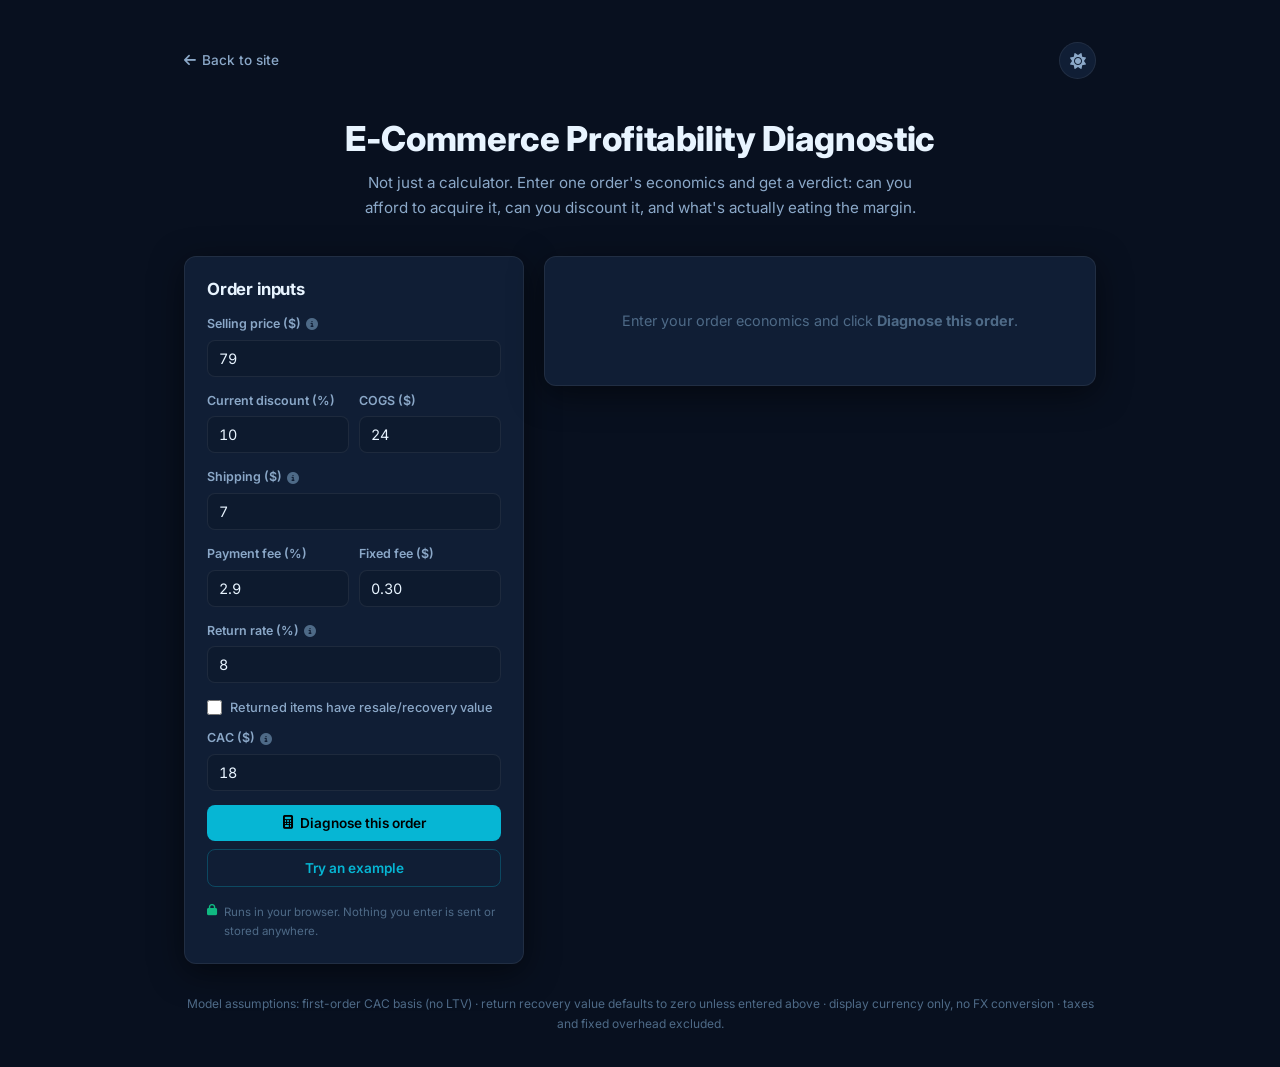
<file: tools/profit-calculator.html>
<!DOCTYPE html>
<html lang="en" data-theme="dark">
<head>
<meta charset="UTF-8">
<meta name="viewport" content="width=device-width, initial-scale=1.0">
<title>E-Commerce Profitability Diagnostic | Zeeshan Akram</title>
<meta name="description" content="Free diagnostic tool: check if an order is profitable, how much CAC headroom it has, and how much discount it can absorb before it breaks even.">
<link rel="preconnect" href="https://fonts.googleapis.com">
<link rel="preconnect" href="https://fonts.gstatic.com" crossorigin>
<link href="https://fonts.googleapis.com/css2?family=Inter:wght@400;500;600;700;800&display=swap" rel="stylesheet">
<link rel="stylesheet" href="https://cdnjs.cloudflare.com/ajax/libs/font-awesome/6.5.2/css/all.min.css">
<style>
:root{
  --bg:#08101f;--bg2:#0d1a2e;--card:#101e35;--border:rgba(255,255,255,.07);
  --baccent:rgba(6,182,212,.28);--t1:#e8f4ff;--t2:#8ba8c8;--t3:#4e6a87;
  --cyan:#06b6d4;--cyandim:rgba(6,182,212,.07);--amber:#f59e0b;--green:#10b981;--red:#ef4444;
  --sh:0 8px 32px rgba(0,0,0,.5);--r:12px;--rs:8px;--ease:all .28s cubic-bezier(.4,0,.2,1);
}
[data-theme="light"]{
  --bg:#f0f4f8;--bg2:#e8eef6;--card:#ffffff;--border:rgba(0,0,0,.09);
  --baccent:rgba(6,182,212,.3);--t1:#0d1f35;--t2:#3d5a78;--t3:#7a96b0;
  --cyandim:rgba(6,182,212,.06);--sh:0 4px 20px rgba(0,0,0,.1);
}
*,*::before,*::after{box-sizing:border-box;margin:0;padding:0;}
body{font-family:'Inter',sans-serif;background:var(--bg);color:var(--t1);line-height:1.65;transition:background .3s,color .3s;}
h1,h2,h3,h4{font-family:'Inter',sans-serif;letter-spacing:-.01em;line-height:1.25;}
a{color:var(--cyan);text-decoration:none;}
.wrap{max-width:960px;margin:0 auto;padding:24px;}
.topbar{display:flex;justify-content:space-between;align-items:center;padding:18px 0;}
.topbar a.back{font-size:.85rem;color:var(--t2);font-weight:500;}
.topbar a.back i{margin-right:6px;}
.ttheme{width:37px;height:37px;border-radius:50%;background:var(--card);border:1px solid var(--border);display:flex;align-items:center;justify-content:center;cursor:pointer;color:var(--t2);transition:var(--ease);}
.ttheme:hover{color:var(--cyan);border-color:var(--baccent);}
header.hd{text-align:center;margin:20px 0 36px;}
header.hd h1{font-size:clamp(1.6rem,3.6vw,2.15rem);font-weight:800;margin-bottom:10px;}
header.hd p{color:var(--t2);font-size:.95rem;max-width:560px;margin:0 auto;}
.grid{display:grid;grid-template-columns:340px 1fr;gap:20px;align-items:start;}
@media(max-width:800px){.grid{grid-template-columns:1fr;}}
.card{background:var(--card);border:1px solid var(--border);border-radius:var(--r);padding:22px;box-shadow:var(--sh);}
.card h3{font-size:1.05rem;font-weight:700;margin-bottom:14px;}
.fg{margin-bottom:14px;}
.fg label{display:flex;align-items:center;gap:5px;font-size:.78rem;font-weight:600;color:var(--t2);margin-bottom:5px;}
.fg label i{color:var(--t3);cursor:help;font-size:.75rem;}
.fg input[type="number"]{width:100%;padding:9px 11px;border-radius:var(--rs);border:1px solid var(--border);background:var(--bg2);color:var(--t1);font-family:'Inter',sans-serif;font-size:.9rem;font-variant-numeric:tabular-nums;transition:var(--ease);}
.fg input:focus{outline:none;border-color:var(--cyan);box-shadow:0 0 0 3px var(--cyandim);}
.fg small{display:block;margin-top:4px;color:var(--t3);font-size:.72rem;line-height:1.4;}
.row2{display:grid;grid-template-columns:1fr 1fr;gap:10px;}
.chkrow{display:flex;align-items:center;gap:8px;font-size:.8rem;font-weight:500;color:var(--t2);margin-bottom:10px;cursor:pointer;}
.chkrow input{width:15px;height:15px;accent-color:var(--cyan);}
.btn{display:inline-flex;align-items:center;justify-content:center;gap:7px;padding:10px 18px;border-radius:var(--rs);font-weight:600;font-size:.85rem;font-family:'Inter',sans-serif;cursor:pointer;border:none;transition:var(--ease);width:100%;}
.btn-primary{background:var(--cyan);color:#000;}
.btn-primary:hover{background:#0891b2;}
.btn-outline{background:transparent;color:var(--cyan);border:1.5px solid var(--baccent);margin-top:8px;}
.btn-outline:hover{background:var(--cyandim);}
.priv{display:flex;gap:7px;align-items:flex-start;margin-top:16px;font-size:.72rem;color:var(--t3);}
.priv i{color:var(--green);margin-top:2px;}

.gate{display:flex;align-items:center;gap:10px;padding:14px 16px;border-radius:var(--rs);margin-bottom:16px;font-weight:600;font-size:.9rem;border:1px solid var(--border);}
.gate.ok{color:var(--green);}
.gate.bad{color:var(--red);}

.verdict{padding:16px;border-radius:var(--rs);margin-bottom:16px;border:1px solid var(--border);}
.verdict .tag{display:inline-block;font-size:.72rem;font-weight:700;letter-spacing:.03em;padding:4px 10px;border-radius:99px;margin-bottom:8px;}
.verdict p{font-size:.85rem;color:var(--t2);}
.tag.notviable{background:rgba(239,68,68,.15);color:var(--red);}
.tag.cac{background:rgba(245,158,11,.15);color:var(--amber);}
.tag.disc{background:rgba(245,158,11,.15);color:var(--amber);}
.tag.positive{background:rgba(16,185,129,.15);color:var(--green);}

.stats{display:grid;grid-template-columns:1fr 1fr;gap:10px;margin-bottom:16px;}
.stat{background:var(--bg2);border:1px solid var(--border);border-radius:var(--rs);padding:12px 14px;}
.stat .lbl{font-size:.72rem;color:var(--t3);margin-bottom:4px;}
.stat .val{font-size:1.2rem;font-weight:700;font-variant-numeric:tabular-nums;}
.stat .why{font-size:.7rem;color:var(--t3);margin-top:4px;line-height:1.4;}
.pos{color:var(--green);}.neg{color:var(--red);}

.sub{font-size:.85rem;font-weight:700;color:var(--t1);margin:18px 0 10px;padding-top:14px;border-top:1px solid var(--border);}
.sub .aux{font-weight:400;color:var(--t3);font-size:.75rem;}
.disceco{display:grid;grid-template-columns:1fr 1fr;gap:10px;margin-bottom:6px;}
.disceco .box{background:var(--bg2);border:1px solid var(--border);border-radius:var(--rs);padding:10px 12px;}
.disceco .box .lbl{font-size:.7rem;color:var(--t3);}
.disceco .box .val{font-size:1.05rem;font-weight:700;font-variant-numeric:tabular-nums;}
.disceco .box .note{font-size:.68rem;color:var(--t3);margin-top:2px;}

table{width:100%;border-collapse:collapse;font-size:.83rem;}
table td{padding:6px 4px;border-bottom:1px dashed var(--border);}
table td:last-child{text-align:right;font-weight:600;font-variant-numeric:tabular-nums;}
table tr.total td{border-top:1.5px solid var(--border);border-bottom:none;padding-top:9px;font-weight:700;}

.chip{font-size:.68rem;padding:2px 7px;border-radius:99px;font-weight:700;}
.chip.High{background:rgba(239,68,68,.15);color:var(--red);}
.chip.Moderate{background:rgba(245,158,11,.15);color:var(--amber);}
.chip.Low{background:rgba(16,185,129,.15);color:var(--green);}

details{margin-top:18px;border-top:1px solid var(--border);padding-top:14px;}
summary{cursor:pointer;font-weight:600;font-size:.85rem;color:var(--cyan);}
details .inner{margin-top:12px;font-size:.8rem;color:var(--t2);line-height:1.7;}
details ul{padding-left:18px;list-style:disc;margin-top:6px;}
.hidden{display:none;}
footer.note{text-align:center;margin:30px 0 10px;font-size:.75rem;color:var(--t3);}
</style>
</head>
<body>
<div class="wrap">
  <div class="topbar">
    <a class="back" href="../index.html"><i class="fas fa-arrow-left"></i>Back to site</a>
    <div class="ttheme" id="ttheme"><i class="fas fa-sun"></i></div>
  </div>

  <header class="hd">
    <h1>E-Commerce Profitability Diagnostic</h1>
    <p>Not just a calculator. Enter one order's economics and get a verdict: can you afford to acquire it, can you discount it, and what's actually eating the margin.</p>
  </header>

  <div class="grid">
    <!-- INPUTS -->
    <div class="card">
      <h3>Order inputs</h3>
      <div class="fg"><label>Selling price ($) <i class="fas fa-circle-info" title="List price before any discount."></i></label><input type="number" id="price" value="79" step="0.01"></div>
      <div class="row2">
        <div class="fg"><label>Current discount (%)</label><input type="number" id="discount" value="10" step="0.1"></div>
        <div class="fg"><label>COGS ($)</label><input type="number" id="cogs" value="24" step="0.01"></div>
      </div>
      <div class="fg"><label>Shipping ($) <i class="fas fa-circle-info" title="Net cost to you. Enter $0 if the customer pays it in full."></i></label><input type="number" id="shipping" value="7" step="0.01"></div>
      <div class="row2">
        <div class="fg"><label>Payment fee (%)</label><input type="number" id="feepct" value="2.9" step="0.01"></div>
        <div class="fg"><label>Fixed fee ($)</label><input type="number" id="feefixed" value="0.30" step="0.01"></div>
      </div>
      <div class="fg"><label>Return rate (%) <i class="fas fa-circle-info" title="Percent of orders expected to be returned."></i></label><input type="number" id="returnrate" value="8" step="0.1"></div>

      <label class="chkrow"><input type="checkbox" id="recoveryToggle"> Returned items have resale/recovery value</label>
      <div class="fg hidden" id="recoveryField">
        <label>Recovery value per return ($)</label>
        <input type="number" id="recoveryValue" value="0" step="0.01">
        <small>Estimated value recovered per returned order (resale, refurbishment, etc). Leave unchecked above to assume zero recovery.</small>
      </div>

      <div class="fg"><label>CAC ($) <i class="fas fa-circle-info" title="Cost to acquire this order, first-order basis. Does not account for repeat purchases or LTV."></i></label><input type="number" id="cac" value="18" step="0.01"></div>

      <button class="btn btn-primary" id="calcBtn"><i class="fas fa-calculator"></i> Diagnose this order</button>
      <button class="btn btn-outline" id="exampleBtn">Try an example</button>
      <div class="priv"><i class="fas fa-lock"></i><span>Runs in your browser. Nothing you enter is sent or stored anywhere.</span></div>
    </div>

    <!-- RESULTS -->
    <div class="card" id="results">
      <div style="text-align:center;color:var(--t3);font-size:.9rem;padding:30px 10px;" id="placeholder">
        Enter your order economics and click <strong>Diagnose this order</strong>.
      </div>
      <div id="output" class="hidden"></div>
    </div>
  </div>

  <footer class="note">Model assumptions: first-order CAC basis (no LTV) &middot; return recovery value defaults to zero unless entered above &middot; display currency only, no FX conversion &middot; taxes and fixed overhead excluded.</footer>
</div>

<script>
/* THEME (synced with main site) */
var html=document.documentElement, tBtn=document.getElementById('ttheme');
var saved=localStorage.getItem('za-theme')||'dark';
html.setAttribute('data-theme',saved);
tBtn.innerHTML=saved==='dark'?'<i class="fas fa-sun"></i>':'<i class="fas fa-moon"></i>';
tBtn.addEventListener('click',function(){
  var next=html.getAttribute('data-theme')==='dark'?'light':'dark';
  html.setAttribute('data-theme',next);
  localStorage.setItem('za-theme',next);
  tBtn.innerHTML=next==='dark'?'<i class="fas fa-sun"></i>':'<i class="fas fa-moon"></i>';
});

document.getElementById('recoveryToggle').addEventListener('change', function(){
  document.getElementById('recoveryField').classList.toggle('hidden', !this.checked);
});

function fmt(n){ return (n<0?'-$':'$') + Math.abs(n).toFixed(2); }
function pct(n){ return (n*100).toFixed(1)+'%'; }
function pp(n){ return (n*100).toFixed(1)+'pp'; }

function compute(inp){
  var P=inp.price, d=inp.discount/100, cogs=inp.cogs, ship=inp.shipping,
      feePct=inp.feepct/100, feeFixed=inp.feefixed, r=inp.returnrate/100, cac=inp.cac, recovery=inp.recovery;

  function calcAt(disc, retRate, cacVal){
    var netRev = P*(1-disc);
    var fee = netRev*feePct + feeFixed;
    var cm = netRev*(1-retRate) - cogs - ship - fee + retRate*recovery;
    return {netRev:netRev, fee:fee, cm:cm, profit:cm-cacVal};
  }

  var base = calcAt(d, r, cac);
  var grossMargin = (base.netRev - cogs) / base.netRev;
  var denom = (1-r) - feePct;
  var fixedCostTerm = cogs + ship + feeFixed - r*recovery;
  var dMaxCM = 1 - fixedCostTerm / (P*denom);
  var dMaxProfit = 1 - (fixedCostTerm+cac) / (P*denom);
  var discountHeadroom = dMaxProfit - d;
  var cm0 = calcAt(0, r, 0).cm;
  var cacShare = cac / cm0;

  var verdict, verdictNote;
  if (dMaxCM <= 0) {
    verdict = 'NOT VIABLE';
    verdictNote = "This order is unprofitable even at 0% discount, before acquisition cost. The problem is the base cost structure, not promotions or ad spend.";
  } else if (cacShare > 0.5) {
    verdict = 'CAC-DEPENDENT';
    verdictNote = base.profit < 0
      ? "CAC already exceeds what this order can support on a first-order basis."
      : "CAC consumes " + pct(cacShare) + " of pre-acquisition contribution.";
  } else if (discountHeadroom < 0.05) {
    verdict = 'DISCOUNT-SENSITIVE';
    verdictNote = discountHeadroom < 0
      ? "Current discount already exceeds the break-even level for your current CAC."
      : pp(discountHeadroom) + " of discount headroom remain before this order stops covering its acquisition cost.";
  } else {
    verdict = 'POSITIVE AFTER CAC';
    verdictNote = "Order remains profitable after CAC, with comfortable room on both discount and acquisition cost.";
  }

  var shocks = [
    {label:'Current', profit: base.profit},
    {label:'CAC +20%', profit: calcAt(d, r, cac*1.2).profit},
    {label:'Return rate +5pp', profit: calcAt(d, r+0.05, cac).profit},
    {label:'Discount +10pp', profit: calcAt(d+0.10, r, cac).profit}
  ];
  var deltas = shocks.slice(1).map(function(s){ return {label:s.label, delta: base.profit - s.profit}; });
  deltas.sort(function(a,b){ return b.delta - a.delta; });
  var sevMap = {};
  var labels = ['High','Moderate','Low'];
  deltas.forEach(function(s,i){ sevMap[s.label] = labels[i]; });
  var mostSensitive = deltas[0];

  return {P:P, d:d, cogs:cogs, ship:ship, base:base, grossMargin:grossMargin, recovery:recovery, r:r,
    dMaxCM:dMaxCM, dMaxProfit:dMaxProfit, discountHeadroom:discountHeadroom,
    verdict:verdict, verdictNote:verdictNote, shocks:shocks, sevMap:sevMap, mostSensitive:mostSensitive, cac:cac};
}

function render(res){
  var tagClass = {'NOT VIABLE':'notviable','CAC-DEPENDENT':'cac','DISCOUNT-SENSITIVE':'disc','POSITIVE AFTER CAC':'positive'}[res.verdict];
  var returnImpact = res.base.netRev * res.r;
  var recoveryImpact = res.r * res.recovery;
  var cm = res.base.cm, profit = res.base.profit, marginAfterCAC = res.base.netRev!==0 ? profit/res.base.netRev : 0;

  var html = '';
  html += '<div class="gate '+(res.dMaxCM>0?'ok':'bad')+'"><i class="fas '+(res.dMaxCM>0?'fa-circle-check':'fa-circle-xmark')+'"></i> '+(res.dMaxCM>0?'Profitable at 0% discount':'Not viable at 0% discount')+'</div>';

  html += '<div class="verdict"><span class="tag '+tagClass+'">'+res.verdict+'</span><p>'+res.verdictNote+'</p></div>';

  html += '<div class="stats">'
    + stat('Contribution before CAC', fmt(cm))
    + stat('First-order profit', fmt(profit), profit>=0?'pos':'neg')
    + stat('Break-even CAC', fmt(cm), null, 'Max you could pay to acquire this order and still break even. Same value as contribution before CAC, shown as its own line because it answers a different question.')
    + stat('Gross margin', pct(res.grossMargin))
    + stat('Margin after CAC', pct(marginAfterCAC), marginAfterCAC>=0?'pos':'neg')
    + '</div>';

  html += '<div class="sub">Discount economics</div>';
  html += '<div class="disceco">'
    + discBox('Max discount (excl. CAC)', pct(Math.max(res.dMaxCM,0)), 'Transaction turns unprofitable beyond this point.')
    + discBox('Max discount (incl. CAC)', pct(Math.max(res.dMaxProfit,0)), 'Your current CAC cannot support more than this.')
    + '</div>';
  html += '<div style="font-size:.82rem;color:var(--t2);margin-top:6px;">Current discount: <strong>'+pct(res.d)+'</strong> &middot; Discount headroom: <strong class="'+(res.discountHeadroom>=0?'pos':'neg')+'">'+pp(res.discountHeadroom)+'</strong></div>';

  html += '<div class="sub">Where the margin goes</div>';
  html += '<table>'
    + row('Selling price', fmt(res.P))
    + row('&minus; Discount', fmt(res.P*res.d))
    + row('= Customer-paid revenue', fmt(res.base.netRev), true)
    + row('&minus; Revenue lost to expected returns', fmt(returnImpact))
    + (recoveryImpact>0 ? row('+ Recovery value from returns', fmt(recoveryImpact)) : '')
    + row('&minus; COGS', fmt(res.cogs))
    + row('&minus; Shipping', fmt(res.ship))
    + row('&minus; Payment fees', fmt(res.base.fee))
    + row('= Contribution before CAC', fmt(cm), true)
    + row('&minus; CAC', fmt(res.cac))
    + row('= First-order profit', fmt(profit), true)
    + '</table>';

  html += '<div class="sub">Stress test <span class="aux">most sensitive lever: '+res.mostSensitive.label+'</span></div>';
  html += '<table>';
  res.shocks.forEach(function(s,i){
    var sev = i===0 ? '' : ' <span class="chip '+res.sevMap[s.label]+'">'+res.sevMap[s.label]+'</span>';
    html += '<tr><td>'+s.label+sev+'</td><td class="'+(s.profit>=0?'pos':'neg')+'">'+fmt(s.profit)+'</td></tr>';
  });
  html += '</table>';

  var returnAssumption = res.recovery>0
    ? "This calculation assumes $"+res.recovery.toFixed(2)+" is recovered per returned order, as entered."
    : "The model assumes product cost and outbound shipping are not recovered when an order is returned. Return shipping and restocking costs are not separately modeled.";

  html += '<details><summary>How is this calculated?</summary><div class="inner">'
    + '<p><strong>Contribution before CAC</strong> = Net revenue &times; (1 minus return rate) minus COGS minus Shipping minus Payment fees, plus expected recovery value</p>'
    + '<p><strong>First-order profit</strong> = Contribution before CAC minus CAC</p>'
    + '<p><strong>Break-even CAC</strong> = Contribution before CAC (same value, break-even framing)</p>'
    + '<p style="margin-top:8px;"><strong>Model assumptions</strong></p><ul>'
    + '<li>CAC is evaluated on a first-order basis, no LTV or repeat purchases.</li>'
    + '<li>' + returnAssumption + '</li>'
    + '<li>Payment processing fees are not refunded on a returned order.</li>'
    + '<li>Currency selection changes display only, no FX conversion occurs. Taxes and fixed overhead excluded.</li>'
    + '</ul></div></details>';

  document.getElementById('output').innerHTML = html;
  document.getElementById('output').classList.remove('hidden');
  document.getElementById('placeholder').classList.add('hidden');
}
function stat(lbl,val,cls,why){
  return '<div class="stat"><div class="lbl">'+lbl+'</div><div class="val '+(cls||'')+'">'+val+'</div>'+(why?'<div class="why">'+why+'</div>':'')+'</div>';
}
function discBox(lbl,val,note){
  return '<div class="box"><div class="lbl">'+lbl+'</div><div class="val">'+val+'</div><div class="note">'+note+'</div></div>';
}
function row(lbl,val,total){
  return '<tr'+(total?' class="total"':'')+'><td>'+lbl+'</td><td>'+val+'</td></tr>';
}

function getInputs(){
  return {
    price: parseFloat(document.getElementById('price').value)||0,
    discount: parseFloat(document.getElementById('discount').value)||0,
    cogs: parseFloat(document.getElementById('cogs').value)||0,
    shipping: parseFloat(document.getElementById('shipping').value)||0,
    feepct: parseFloat(document.getElementById('feepct').value)||0,
    feefixed: parseFloat(document.getElementById('feefixed').value)||0,
    returnrate: parseFloat(document.getElementById('returnrate').value)||0,
    cac: parseFloat(document.getElementById('cac').value)||0,
    recovery: document.getElementById('recoveryToggle').checked ? (parseFloat(document.getElementById('recoveryValue').value)||0) : 0
  };
}

document.getElementById('calcBtn').addEventListener('click', function(){
  render(compute(getInputs()));
});
document.getElementById('exampleBtn').addEventListener('click', function(){
  document.getElementById('price').value=79;
  document.getElementById('discount').value=10;
  document.getElementById('cogs').value=24;
  document.getElementById('shipping').value=7;
  document.getElementById('feepct').value=2.9;
  document.getElementById('feefixed').value=0.30;
  document.getElementById('returnrate').value=8;
  document.getElementById('cac').value=18;
  document.getElementById('recoveryToggle').checked=false;
  document.getElementById('recoveryField').classList.add('hidden');
  render(compute(getInputs()));
});
</script>
</body>
</html>
</file>
<file: assets/css/subpages.css>
/* ==========================================================
   TOKENS
   Ledger-paper palette: a pale green-grey sheet, green-black ink,
   accounting green for the primary action, red ink for losses.
========================================================== */
:root{
  --paper:#F3F5F0;
  --paper-2:#FAFBF8;
  --ink:#1B2320;
  --ink-2:#47524B;
  --rule:#C7CFC4;
  --green:#1E5B45;
  --green-hover:#154334;
  --on-green:#FFFFFF;
  --red:#A52E1C;
  --serif:"Source Serif 4",Georgia,"Times New Roman",serif;
  --sans:"Public Sans",system-ui,-apple-system,"Segoe UI",Roboto,Arial,sans-serif;
  --radius:4px;
  color-scheme:light;
}
:root[data-theme="dark"]{
  --paper:#101512;
  --paper-2:#171E19;
  --ink:#E9EEE7;
  --ink-2:#A9B5AD;
  --rule:#2D372F;
  --green:#7FD2A8;
  --green-hover:#9BE0BD;
  --on-green:#0C1A12;
  --red:#FF9381;
  color-scheme:dark;
}

/* ==========================================================
   BASE
========================================================== */
*,*::before,*::after{box-sizing:border-box}
html{-webkit-text-size-adjust:100%;scroll-padding-top:76px}
@media (prefers-reduced-motion:no-preference){html{scroll-behavior:smooth}}
body{margin:0;background:var(--paper);color:var(--ink);font:400 1.0625rem/1.6 var(--sans);-webkit-font-smoothing:antialiased;overflow-wrap:break-word}
img{max-width:100%;display:block}
h1,h2,h3{font-family:var(--serif);font-weight:600;font-optical-sizing:auto;color:var(--ink);margin:0}
p{margin:0 0 1em}
ul,ol,dl,dd{margin:0;padding:0}
a{color:inherit}
:focus-visible{outline:3px solid var(--green);outline-offset:3px;border-radius:2px}
.skip{position:absolute;left:12px;top:-60px;background:var(--ink);color:var(--paper);padding:10px 14px;border-radius:var(--radius);z-index:100;text-decoration:none}
.skip:focus{top:12px}
.wrap{width:100%;max-width:1120px;margin-inline:auto;padding-inline:clamp(20px,4vw,40px)}
.muted{color:var(--ink-2)}
.tlink{text-decoration:underline;text-decoration-thickness:1px;text-underline-offset:3px;text-decoration-color:var(--green)}
.tlink:hover{text-decoration-thickness:2px}

/* Buttons */
.btn{display:inline-flex;align-items:center;justify-content:center;min-height:48px;padding:12px 22px;border-radius:var(--radius);font:600 1rem/1.2 var(--sans);text-decoration:none;cursor:pointer;border:1.5px solid transparent;text-align:center}
.btn-primary{background:var(--green);color:var(--on-green)}
.btn-primary:hover{background:var(--green-hover)}
.btn-secondary{background:transparent;color:var(--ink);border-color:var(--ink)}
.btn-secondary:hover{background:var(--paper-2)}
.btn-sm{min-height:40px;padding:8px 16px;font-size:.9375rem}
/* ==========================================================
   HEADER
========================================================== */
.site-header{position:sticky;top:0;z-index:50;background:var(--paper);border-bottom:1px solid var(--rule)}
.bar{display:flex;align-items:center;gap:8px;min-height:64px}
.brand{font:600 1.35rem/1 var(--serif);letter-spacing:-.01em;text-decoration:none;margin-right:auto;padding-block:14px}
.nav{display:none}
.nav ul{list-style:none}
.nav a:not(.btn){text-decoration:none;padding:10px 4px;display:inline-block}
.nav a:not(.btn):hover{text-decoration:underline;text-underline-offset:5px;text-decoration-color:var(--green);text-decoration-thickness:2px}
.nav.open{display:block;position:absolute;left:0;right:0;top:100%;background:var(--paper);border-bottom:1px solid var(--rule);padding:8px clamp(20px,4vw,40px) 20px}
.nav.open li{border-bottom:1px solid var(--rule)}
.nav.open a:not(.btn){display:block;padding:14px 0;font-weight:500}
.nav.open .btn{margin-top:16px;width:100%}
.icon-btn{width:44px;height:44px;display:inline-flex;align-items:center;justify-content:center;background:transparent;color:var(--ink);border:1px solid var(--rule);border-radius:var(--radius);cursor:pointer}
.icon-btn:hover{background:var(--paper-2)}
.icon-btn svg{width:20px;height:20px;fill:none;stroke:currentColor;stroke-width:1.8;stroke-linecap:round;stroke-linejoin:round}
.i-moon{display:none}
:root[data-theme="dark"] .i-sun{display:none}
:root[data-theme="dark"] .i-moon{display:block}
@media (min-width:820px){
  .nav,.nav.open{display:flex;position:static;align-items:center;gap:28px;padding:0;border:0;background:none;margin-right:12px}
  .nav ul{display:flex;gap:22px}
  .nav.open li{border:0}
  .nav.open a:not(.btn){display:inline-block;padding:10px 4px;font-weight:400}
  .nav.open .btn{margin:0;width:auto}
  .menu-btn{display:none}
}
.ledger{list-style:none;border-top:2px solid var(--ink)}
.ledger li{display:grid;grid-template-columns:minmax(0,1fr) auto;gap:4px 20px;align-items:baseline;padding:14px 0;border-bottom:1px solid var(--rule)}
.ledger li:last-child{border-bottom:3px double var(--ink)}
.ledger .what{font-size:1rem;line-height:1.4}
.basis{display:block;font-size:.8125rem;color:var(--ink-2);margin-top:3px}
.basis::before{content:"";display:inline-block;width:.62em;height:.62em;margin-right:.5em;background:var(--green)}
.basis.modeled::before{background:transparent;border:1.5px dashed var(--ink-2)}
.fig{font:600 1.65rem/1 var(--serif);font-variant-numeric:lining-nums tabular-nums;text-align:right;white-space:nowrap}
.fig.neg{color:var(--red)}
.fig.modeled{text-decoration:underline dashed;text-decoration-thickness:1.5px;text-underline-offset:6px;text-decoration-color:var(--ink-2)}
.case-meta{font-size:.9375rem;color:var(--ink-2);margin-bottom:18px}
.conclusion{font:500 clamp(1.12rem,2vw,1.3rem)/1.5 var(--serif);max-width:38em;margin-bottom:24px;padding-left:16px;border-left:3px solid var(--green)}
.conclusion strong{display:block;font:600 .9375rem/1.4 var(--sans);color:var(--ink-2);margin-bottom:2px}
.case-links{display:flex;flex-wrap:wrap;gap:0 24px;margin:12px 0 0;font-weight:500}
.case-links a{display:inline-block;padding-block:8px}
/* Footer */
.site-footer{border-top:1px solid var(--rule);padding-block:32px 44px;font-size:.9375rem;color:var(--ink-2)}
.foot{display:flex;flex-wrap:wrap;justify-content:space-between;gap:16px 32px}
.foot p{margin:0}
.foot ul{list-style:none;display:flex;flex-wrap:wrap;gap:8px 24px}
.foot a{color:var(--ink)}

/* ==========================================================
   SUBPAGES (About and case-study pages)
========================================================== */
.page{padding-block:clamp(28px,5vw,56px) clamp(52px,8vw,96px)}
.article{max-width:760px}
.crumbs{font-size:.9375rem;color:var(--ink-2);margin:0 0 22px}
.crumbs a{color:var(--ink-2)}
.page h1{font-size:clamp(1.9rem,4.8vw,3rem);line-height:1.1;letter-spacing:-.018em;margin-bottom:.45em;max-width:20em}
.page .case-meta{margin-bottom:10px}
.byline{font-size:.9375rem;color:var(--ink-2);margin:0 0 28px}
.page-img{margin:0 0 32px}
.page-img img{width:100%;aspect-ratio:16/9;object-fit:cover;border:1px solid var(--rule);border-radius:var(--radius)}
.page h2{font-size:clamp(1.3rem,2.3vw,1.7rem);line-height:1.2;letter-spacing:-.01em;margin:48px 0 14px;padding-top:28px;border-top:1px solid var(--rule)}
.page h2.first{margin-top:36px}
.page p{max-width:62ch}
.page ul.bul{margin:0 0 1em;padding-left:1.2em;max-width:62ch}
.page ul.bul li{margin-bottom:.6em}
.page .conclusion{margin-top:8px}
.note{font-size:.9375rem;color:var(--ink-2)}
.doc-links{list-style:none;display:grid;gap:4px;margin:6px 0 0}
.doc-links a{display:inline-block;padding-block:6px}
.cta-box{margin-top:52px;padding:clamp(20px,3vw,28px);border:1px solid var(--rule);border-radius:var(--radius);background:var(--paper-2)}
.cta-box h2{margin:0 0 10px;padding:0;border:0;font-size:1.35rem}
.cta-box p{margin-bottom:18px}
.cta-box .links{margin:16px 0 0;font-size:.9375rem}
.related{list-style:none;display:grid;gap:4px;margin:0}
.related a{display:inline-block;padding-block:6px}
.about-top{display:grid;gap:24px;grid-template-columns:minmax(0,1fr);align-items:start;margin-bottom:8px}
@media (min-width:720px){.about-top{grid-template-columns:200px minmax(0,1fr);gap:36px}}
.about-top img{width:200px;height:200px;max-width:100%;object-fit:cover;object-position:center top;border:1px solid var(--rule);border-radius:var(--radius)}
.about-top p{margin:0 0 .6em}
.role{font:500 clamp(1.1rem,2vw,1.3rem)/1.4 var(--serif);max-width:30em}

/* ==========================================================
   INTRO VIDEO (poster first; YouTube loads only on click)
========================================================== */
.intro{margin:28px 0 0}
.intro-frame{position:relative;aspect-ratio:16/9;border:1px solid var(--rule);border-radius:var(--radius);overflow:hidden;background:var(--paper-2)}
.intro-poster{position:absolute;inset:0;display:grid;grid-template-columns:minmax(0,2fr) minmax(0,3fr);color:var(--ink);text-decoration:none}
.intro-poster img{width:100%;height:100%;object-fit:cover;object-position:center top;border-right:1px solid var(--rule)}
.intro-copy{display:flex;flex-direction:column;justify-content:center;gap:10px;padding:clamp(12px,3vw,28px) clamp(12px,3vw,28px) clamp(12px,3vw,28px) clamp(14px,3.2vw,32px)}
.intro-kicker{font:500 .8125rem/1.2 var(--sans);color:var(--ink-2)}
.intro-line{font:600 clamp(1rem,2.5vw,1.6rem)/1.2 var(--serif);letter-spacing:-.01em}
.intro-line .loss{color:var(--red)}
.intro-go{display:inline-flex;align-items:center;gap:10px;margin-top:4px;font:600 .9375rem/1 var(--sans)}
.intro-icon{width:42px;height:42px;border-radius:50%;background:var(--green);color:var(--on-green);display:inline-flex;align-items:center;justify-content:center;flex-shrink:0}
.intro-icon svg{width:15px;height:15px;fill:currentColor;margin-left:2px}
.intro-poster:hover .intro-icon{background:var(--green-hover)}
.intro-frame iframe{position:absolute;inset:0;width:100%;height:100%;border:0}
.intro-note{margin:12px 0 0;font-size:.9375rem;color:var(--ink-2)}
.intro-note strong{color:var(--ink)}
@media (max-width:480px){.intro-poster{grid-template-columns:minmax(0,1fr) minmax(0,1.7fr)}.intro-go span:last-child{display:none}.intro-copy{gap:6px}}
.intro-plain .intro-poster{grid-template-columns:minmax(0,1fr)}
.intro-plain .intro-copy{padding:clamp(18px,5vw,48px);border-left:4px solid var(--green)}
.intro-plain .intro-line{font-size:clamp(1.2rem,3.4vw,2rem);max-width:18em}
@media (max-width:480px){.intro-plain .intro-go span:last-child{display:inline}}
</file>
